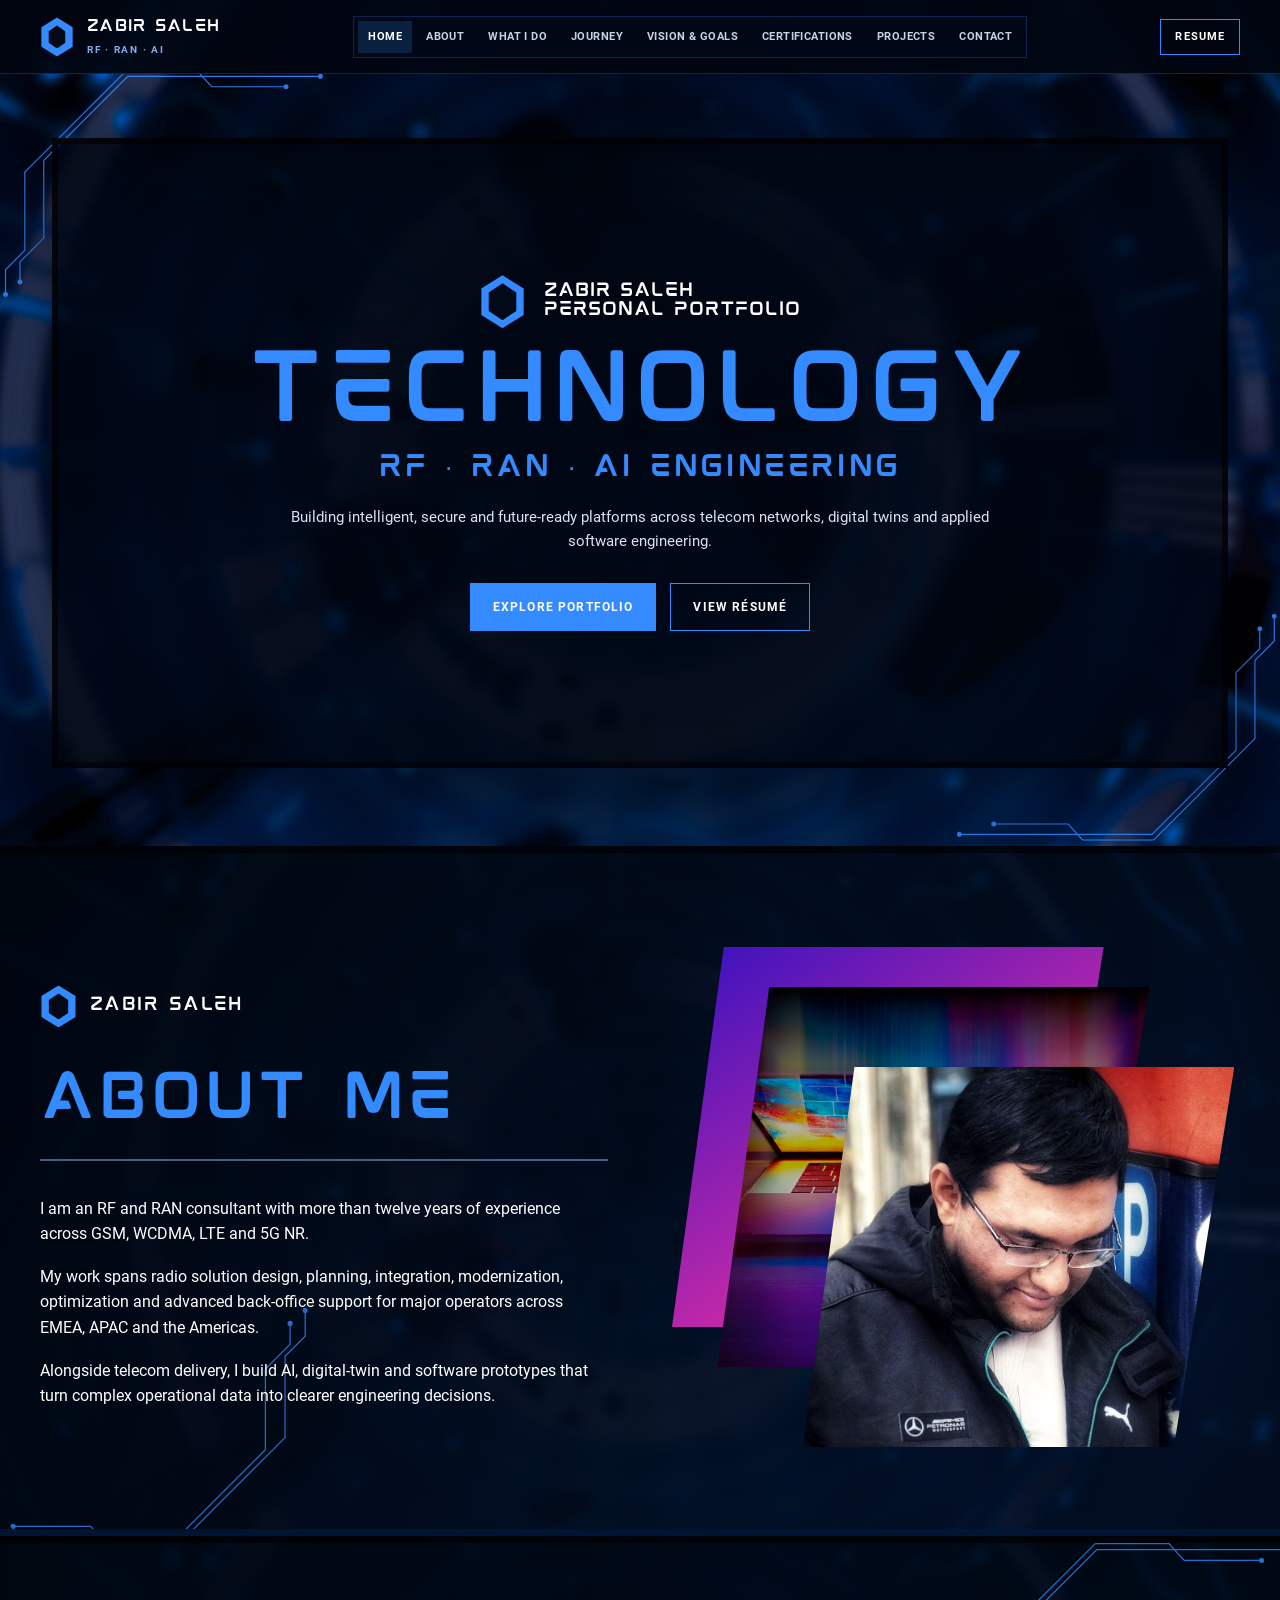
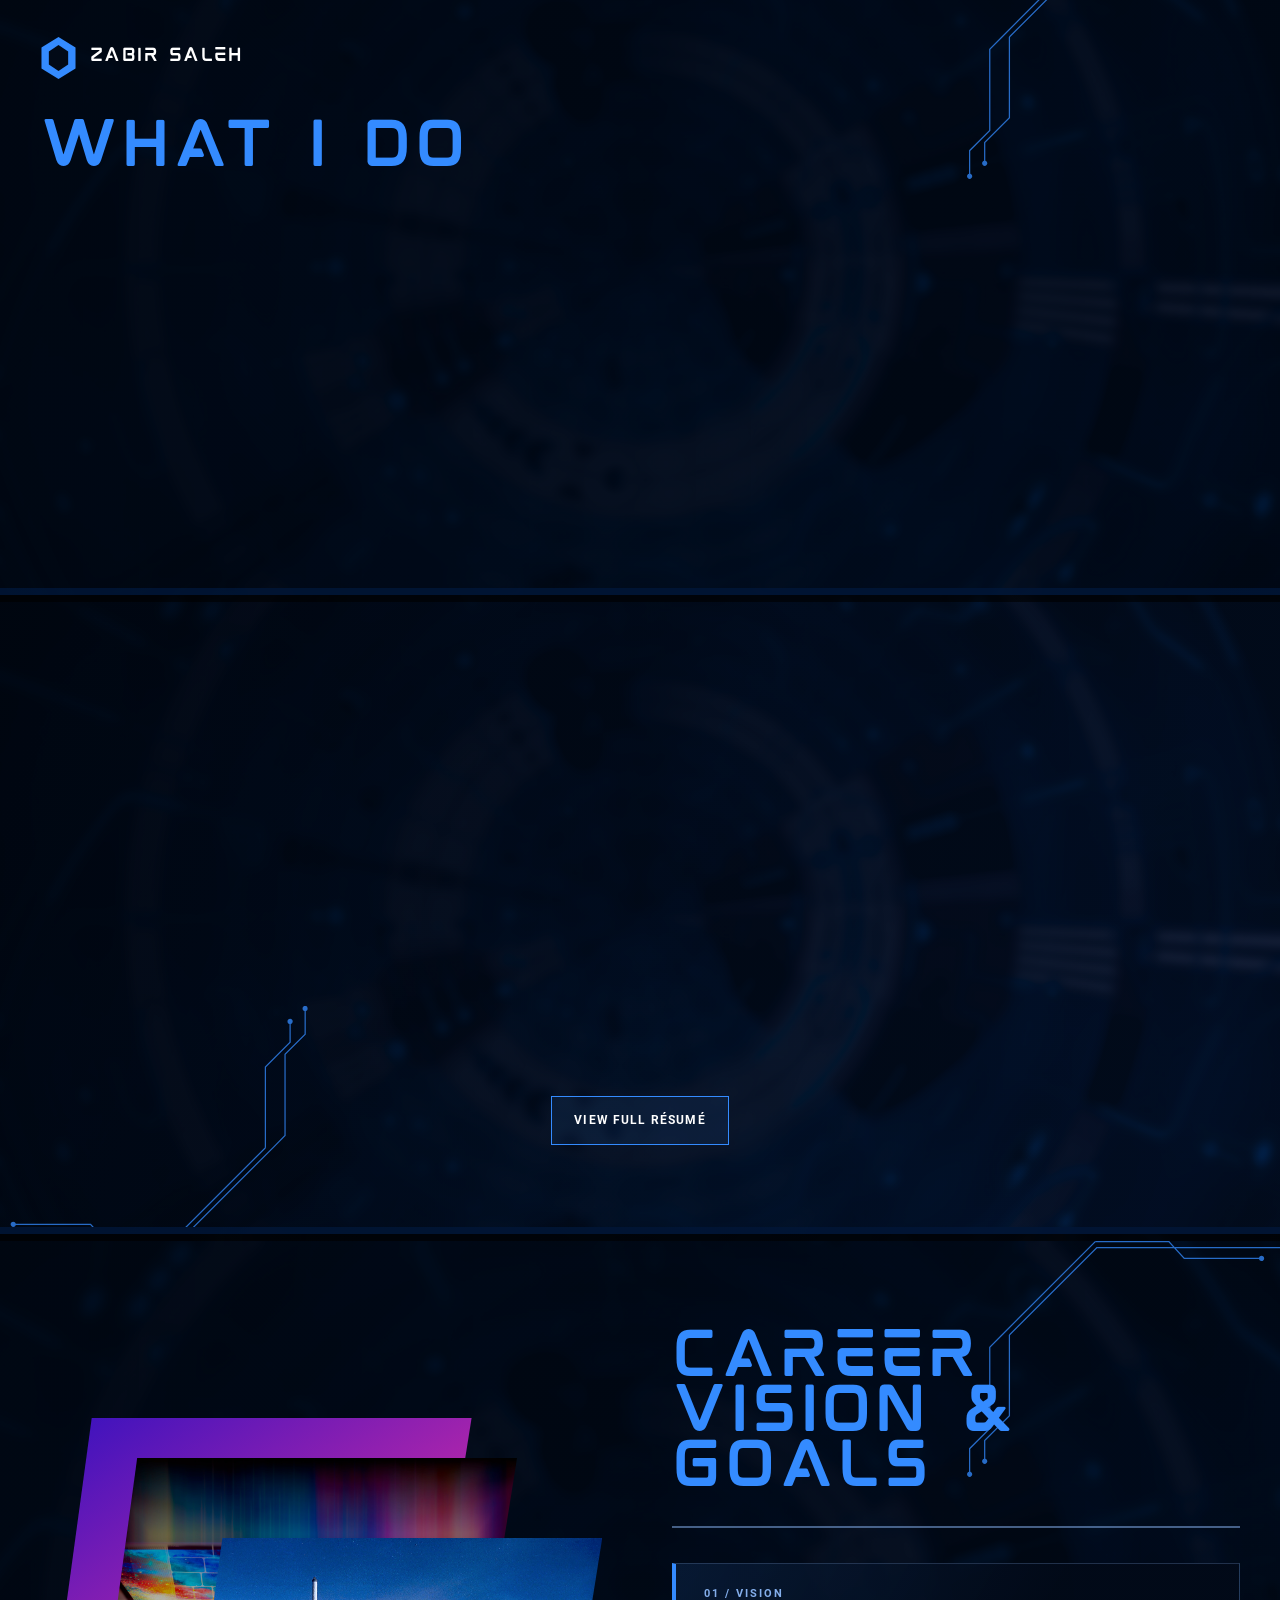
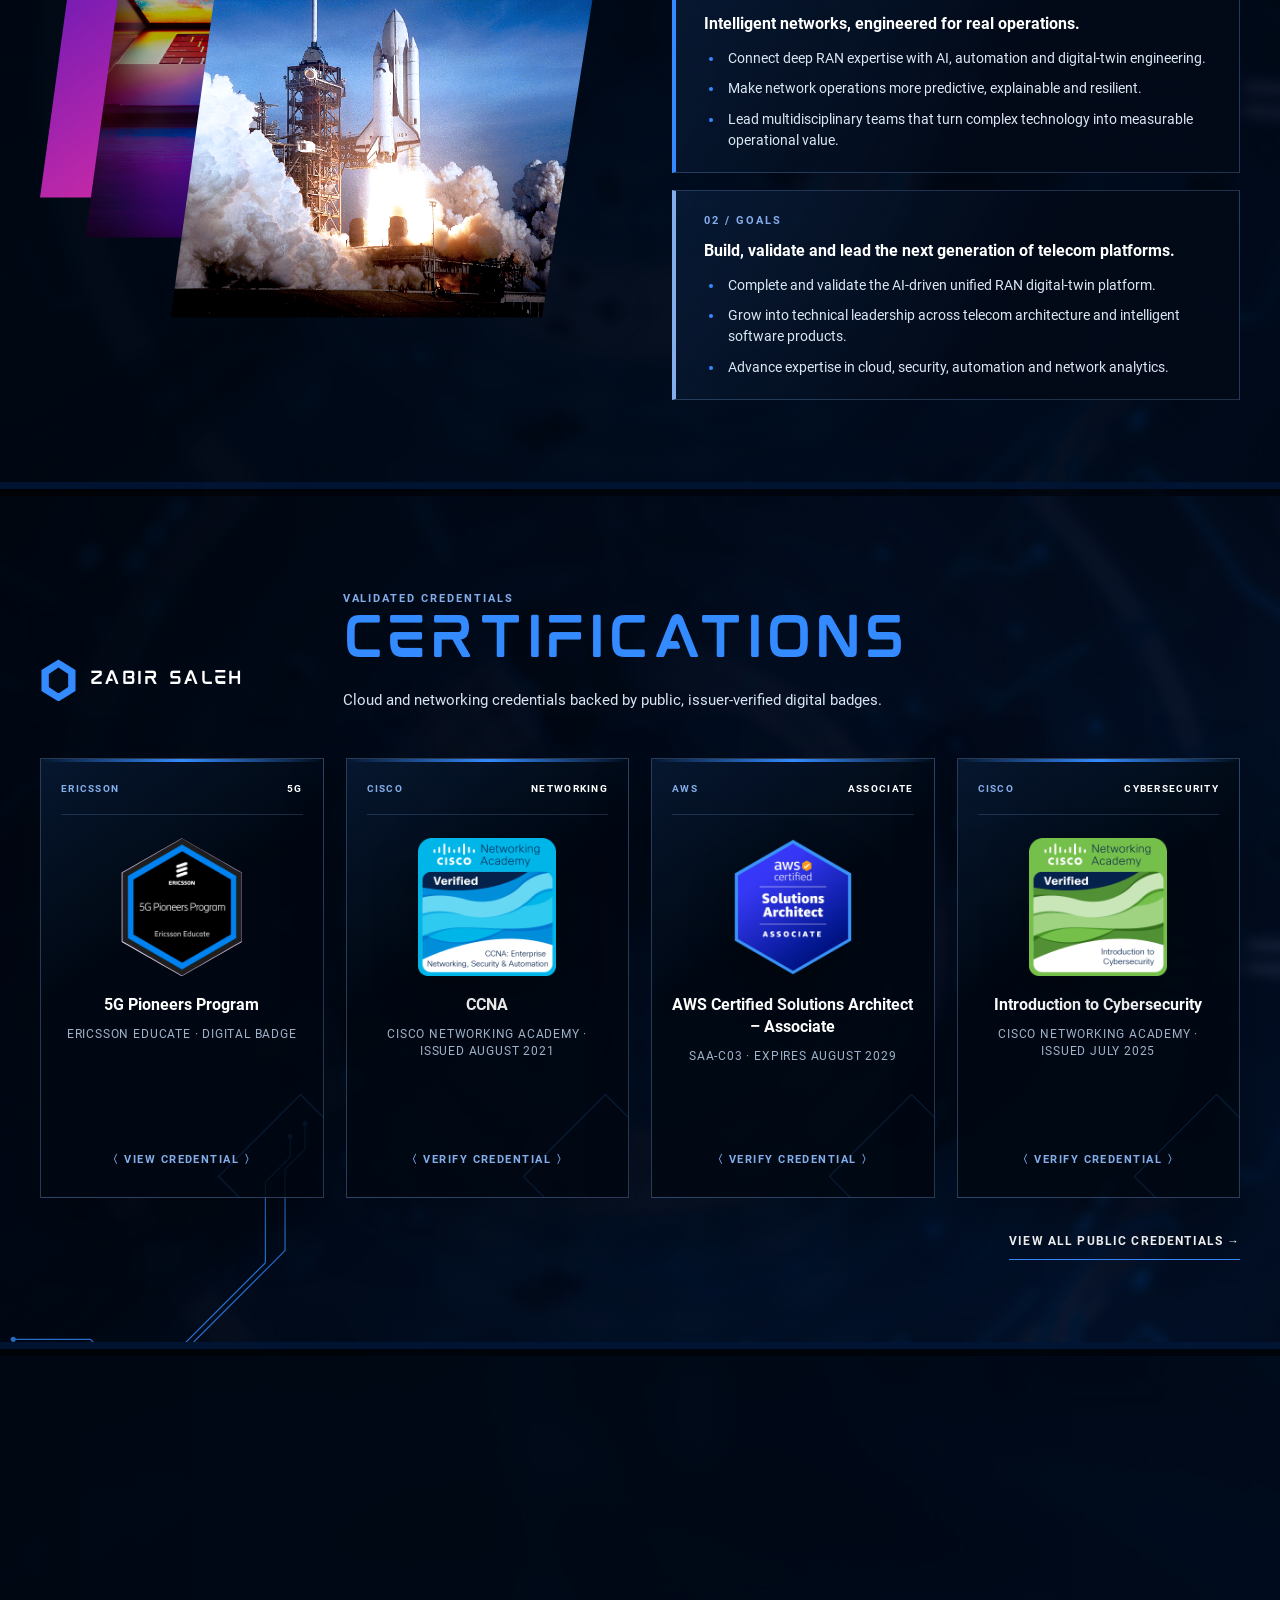
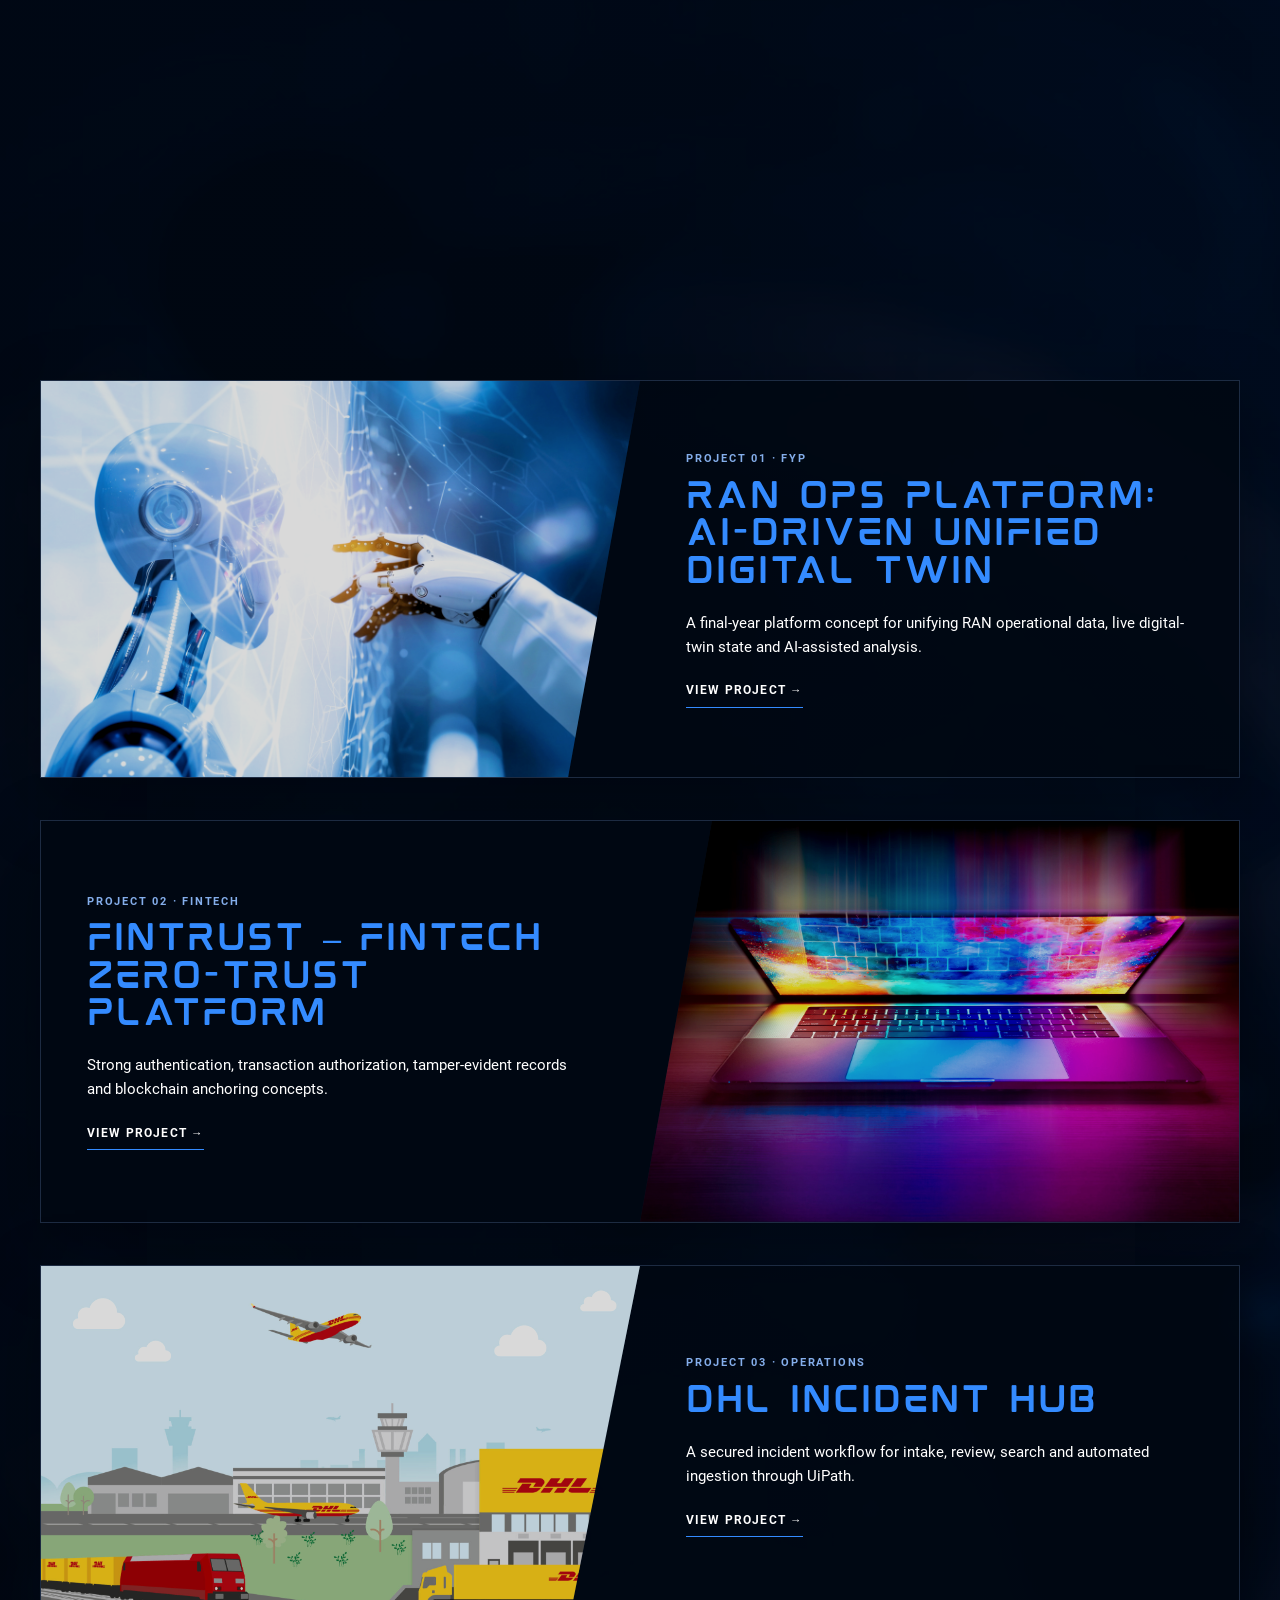
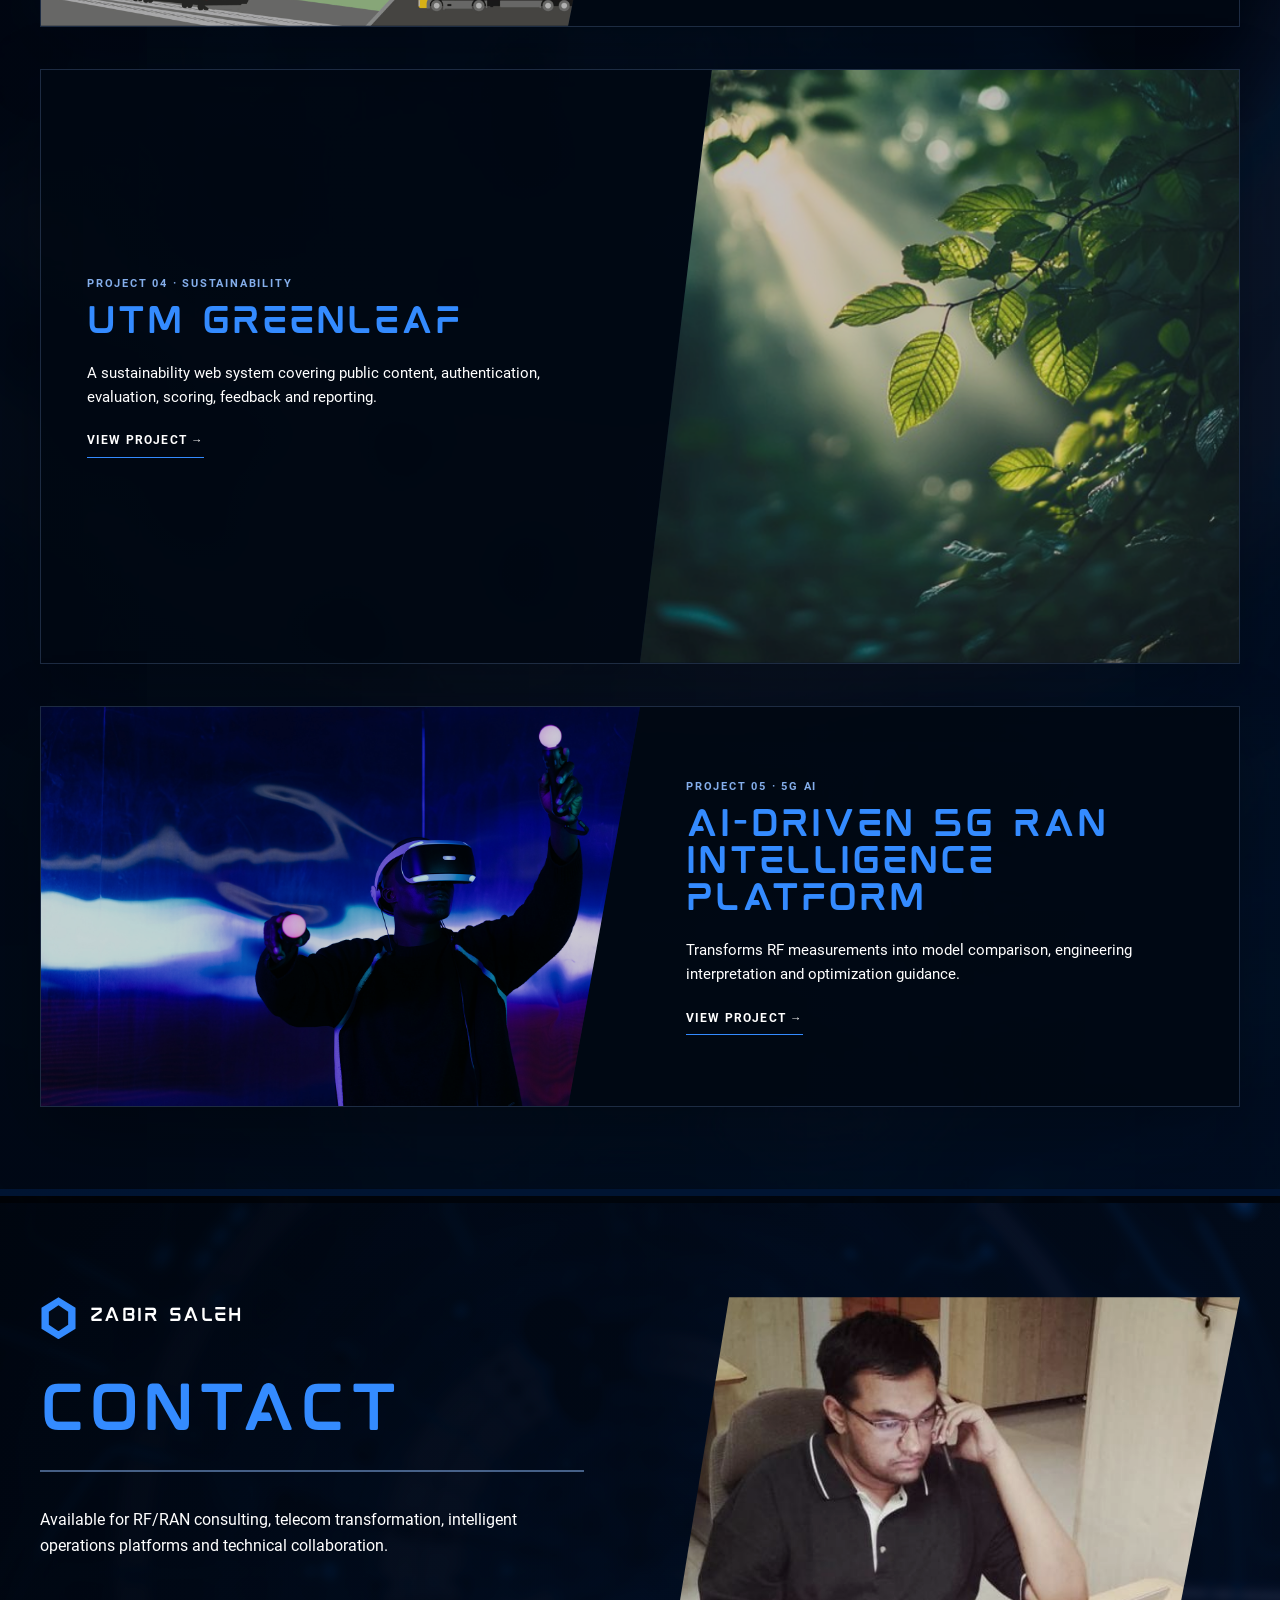
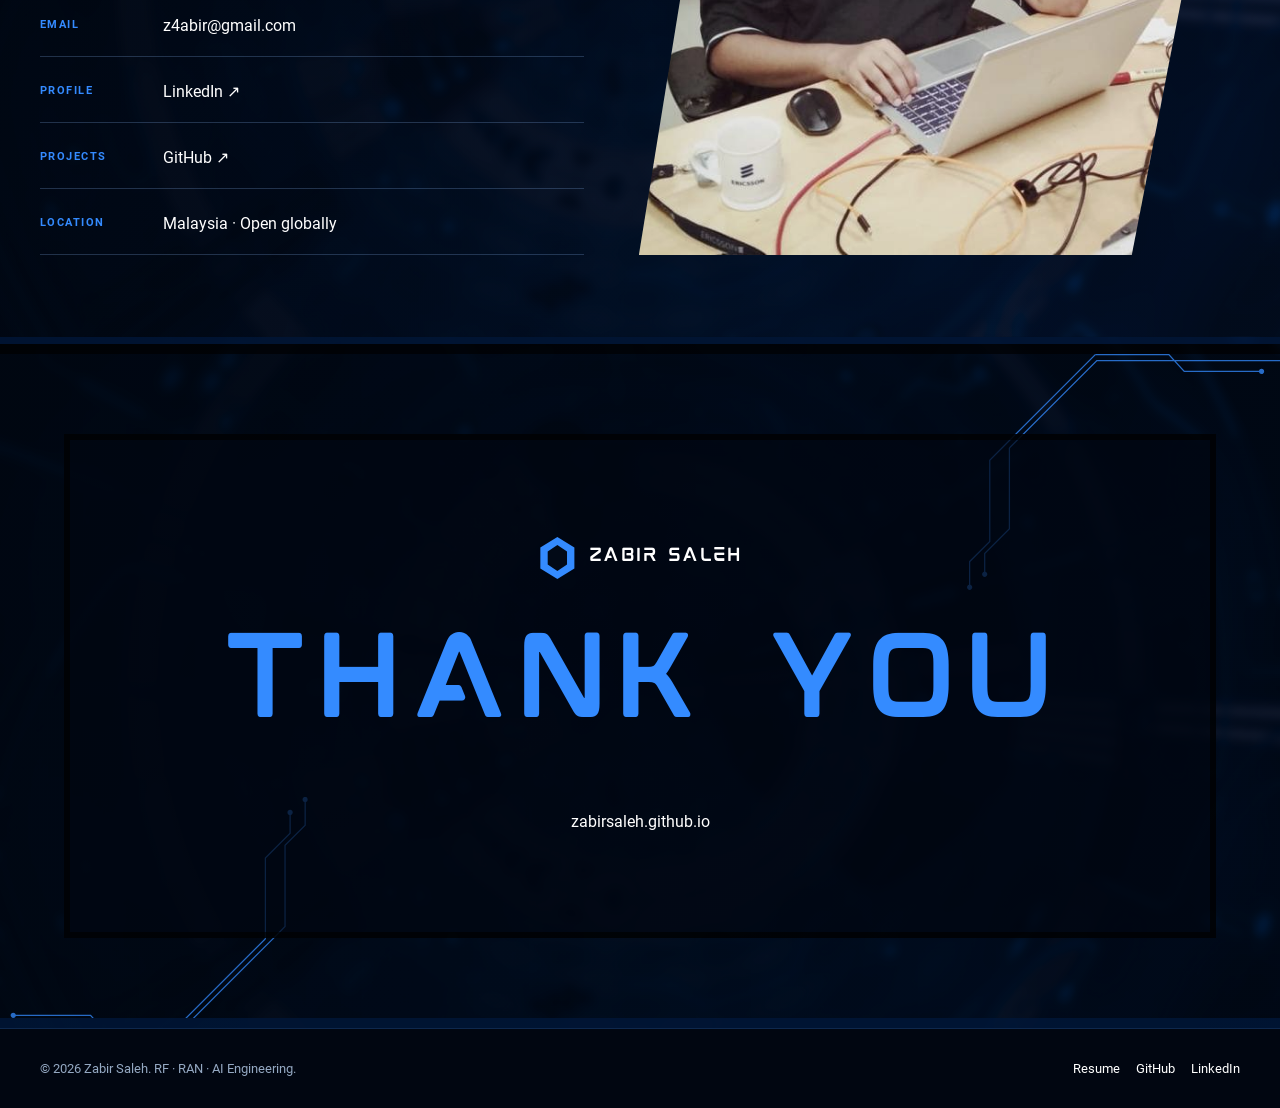
<file: index.html>
<!doctype html>
<html lang="en">
<head>
  <meta charset="utf-8">
  <meta name="viewport" content="width=device-width, initial-scale=1">
  <meta name="theme-color" content="#010714">
  <meta name="description" content="Zabir Saleh is an RF and RAN consultant with 12+ years of experience across 5G/LTE engineering, AI-driven network intelligence, digital twins and secure software platforms.">
  <meta name="author" content="Zabir Saleh">
  <meta name="robots" content="index, follow">
  <link rel="canonical" href="https://zabirsaleh.github.io/">

  <meta property="og:type" content="website">
  <meta property="og:url" content="https://zabirsaleh.github.io/">
  <meta property="og:title" content="Zabir Saleh | RF, RAN & AI Portfolio">
  <meta property="og:description" content="Telecom engineering, AI-driven RAN intelligence, digital twins and secure software platforms.">
  <meta property="og:image" content="https://zabirsaleh.github.io/assets/img/og.png">
  <meta property="og:image:width" content="1536">
  <meta property="og:image:height" content="1024">
  <meta property="og:site_name" content="Zabir Saleh Portfolio">

  <meta name="twitter:card" content="summary_large_image">
  <meta name="twitter:title" content="Zabir Saleh | RF, RAN & AI Portfolio">
  <meta name="twitter:description" content="Telecom engineering, AI-driven RAN intelligence, digital twins and secure software platforms.">
  <meta name="twitter:image" content="https://zabirsaleh.github.io/assets/img/og.png">

  <title>Zabir Saleh | RF, RAN & AI Portfolio</title>
  <link rel="icon" href="assets/img/favicon.svg" type="image/svg+xml">
  <link rel="stylesheet" href="assets/css/style.css">
  <link rel="stylesheet" href="assets/css/tech-deck.css">

  <script type="application/ld+json">
  {
    "@context": "https://schema.org",
    "@type": "Person",
    "name": "Zabir Saleh",
    "url": "https://zabirsaleh.github.io/",
    "image": "https://zabirsaleh.github.io/assets/img/zabir-about.png",
    "jobTitle": "RF & RAN Consultant",
    "description": "Telecom engineer with 12+ years of experience in RF and RAN design, planning, integration and optimization across GSM, WCDMA, LTE and 5G NR.",
    "email": "mailto:z4abir@gmail.com",
    "address": {
      "@type": "PostalAddress",
      "addressCountry": "Malaysia"
    },
    "sameAs": [
      "https://github.com/ZabirSaleh",
      "https://www.linkedin.com/in/zabir-saleh/"
    ],
    "knowsAbout": [
      "5G NR",
      "LTE",
      "RF Optimization",
      "RAN Integration",
      "Ericsson ENM",
      "OSS Migration",
      "IP RAN",
      "Network Automation"
    ]
  }
  </script>
</head>

<body class="home-page tech-portfolio">
  <a class="skip-link" href="#main-content">Skip to content</a>

  <header class="site-header tech-header">
    <div class="nav-wrap">
      <a class="tech-brand" href="index.html" aria-label="Zabir Saleh home">
        <span class="tech-brand-mark" aria-hidden="true"></span>
        <span class="tech-brand-copy"><strong>Zabir Saleh</strong><span>RF · RAN · AI</span></span>
      </a>

      <nav class="desktop-nav" aria-label="Primary navigation">
        <a data-section-link href="#home">Home</a>
        <a data-section-link href="#about">About</a>
        <a data-section-link href="#services">What I Do</a>
        <a data-section-link href="#experience">Journey</a>
        <a data-section-link href="#vision-goals">Vision &amp; Goals</a>
        <a data-section-link href="#certifications">Certifications</a>
        <a data-section-link href="#projects">Projects</a>
        <a data-section-link href="#contact">Contact</a>
      </nav>

      <div class="nav-actions">
        <a class="tech-resume-link" href="cv.html">Resume</a>
        <button class="menu-toggle" type="button" aria-label="Open navigation" aria-expanded="false">
          <span></span><span></span><span></span>
        </button>
      </div>
    </div>

    <nav class="mobile-nav" aria-label="Mobile navigation">
      <a href="#home">Home</a>
      <a href="#about">About</a>
      <a href="#services">What I Do</a>
      <a href="#experience">Journey</a>
      <a href="#vision-goals">Vision &amp; Goals</a>
      <a href="#certifications">Certifications</a>
      <a href="#projects">Projects</a>
      <a href="#contact">Contact</a>
      <a href="cv.html">Resume</a>
    </nav>
  </header>

  <main id="main-content">
    <section class="tech-hero" id="home">
      <div class="tech-hero-frame">
        <div class="tech-hero-content">
          <div class="tech-hero-brand">
            <span class="tech-brand-mark" aria-hidden="true"></span>
            <strong>ZABIR SALEH<br>PERSONAL PORTFOLIO</strong>
          </div>
          <h1><span>TECHNOLOGY</span><small>RF · RAN · AI ENGINEERING</small></h1>
          <p>Building intelligent, secure and future-ready platforms across telecom networks, digital twins and applied software engineering.</p>
          <div class="tech-hero-actions">
            <a href="#about">Explore Portfolio</a>
            <a href="cv.html">View Résumé</a>
          </div>
        </div>
      </div>
    </section>

    <section class="deck-section deck-about" id="about">
      <img class="deck-circuit deck-circuit-bottom" src="assets/img/tech-circuit-lines.svg" alt="" aria-hidden="true">
      <div class="container deck-split">
        <div class="deck-copy reveal">
          <div class="deck-brand-mini"><span class="tech-brand-mark" aria-hidden="true"></span><b>ZABIR SALEH</b></div>
          <h2>ABOUT ME</h2>
          <div class="deck-title-rule"></div>
          <p>I am an RF and RAN consultant with more than twelve years of experience across GSM, WCDMA, LTE and 5G NR.</p>
          <p>My work spans radio solution design, planning, integration, modernization, optimization and advanced back-office support for major operators across EMEA, APAC and the Americas.</p>
          <p>Alongside telecom delivery, I build AI, digital-twin and software prototypes that turn complex operational data into clearer engineering decisions.</p>
        </div>
        <figure class="deck-diagonal-stack reveal">
          <span class="deck-image-layer layer-one"></span>
          <span class="deck-image-layer layer-two"></span>
          <img src="assets/img/zabir-about.png" width="1080" height="1080" alt="Zabir Saleh" loading="lazy">
        </figure>
      </div>
    </section>

    <section class="deck-section deck-services" id="services">
      <img class="deck-circuit deck-circuit-top" src="assets/img/tech-circuit-lines.svg" alt="" aria-hidden="true">
      <div class="container">
        <div class="deck-brand-mini reveal"><span class="tech-brand-mark" aria-hidden="true"></span><b>ZABIR SALEH</b></div>
        <h2 class="reveal">WHAT I DO</h2>
        <div class="deck-title-rule reveal"></div>
        <div class="deck-service-grid">
          <article class="reveal">
            <img src="assets/img/tech-brain-icon.svg" alt="" aria-hidden="true">
            <div><h3>RF & RAN Intelligence</h3><p>Translate radio measurements, KPIs and network behavior into explainable engineering actions.</p></div>
          </article>
          <article class="reveal">
            <img src="assets/img/tech-chip-icon.svg" alt="" aria-hidden="true">
            <div><h3>Integration & Modernization</h3><p>Deliver 5G/LTE integration, OSS migration, IP-RAN modernization and multi-vendor change.</p></div>
          </article>
          <article class="reveal">
            <img src="assets/img/tech-robot-icon.svg" alt="" aria-hidden="true">
            <div><h3>Automation & Digital Twins</h3><p>Prototype unified operational workflows, intelligent automation and live network representations.</p></div>
          </article>
          <article class="reveal">
            <img src="assets/img/tech-cloud-icon.svg" alt="" aria-hidden="true">
            <div><h3>Secure Software Platforms</h3><p>Build practical web and mobile systems with API, cloud, data and security foundations.</p></div>
          </article>
        </div>
      </div>
    </section>

    <section class="deck-section deck-journey" id="experience">
      <img class="deck-circuit deck-circuit-bottom" src="assets/img/tech-circuit-lines.svg" alt="" aria-hidden="true">
      <div class="container">
        <h2 class="deck-centered-title reveal">MY JOURNEY</h2>
        <div class="deck-title-rule centered reveal"></div>
        <div class="deck-timeline reveal">
          <article><strong>2014</strong><i></i><h3>Axiata</h3><p>Nationwide RAN operations, 3G rollout, LTE trials and multi-vendor transformation.</p></article>
          <article><strong>2017</strong><i></i><h3>Ericsson</h3><p>RAN design, integration, optimization and IP solutions across major EMEA programs.</p></article>
          <article><strong>2022</strong><i></i><h3>Celfinet</h3><p>5G/LTE consulting, ENM/OSS migration, DSS trials and advanced back-office delivery.</p></article>
          <article><strong>2024</strong><i></i><h3>Applied AI</h3><p>Expanded into software engineering, network intelligence and data-driven prototypes.</p></article>
          <article><strong>2026</strong><i></i><h3>Digital Twin</h3><p>Advancing a unified AI-driven RAN operations platform through final-year research.</p></article>
        </div>
        <a class="deck-button reveal" href="cv.html">View Full Résumé</a>
      </div>
    </section>

    <section class="deck-section deck-vision-goals" id="vision-goals">
      <img class="deck-circuit deck-circuit-top" src="assets/img/tech-circuit-lines.svg" alt="" aria-hidden="true">
      <div class="container deck-split deck-split-image-first">
        <figure class="deck-diagonal-stack reveal">
          <span class="deck-image-layer layer-one"></span>
          <span class="deck-image-layer layer-two"></span>
          <img src="assets/img/tech-vision.jpg" width="1024" height="683" alt="Technology launch representing career vision" loading="lazy">
        </figure>
        <div class="deck-copy reveal">
          <h2>CAREER<br>VISION &amp; GOALS</h2>
          <div class="deck-title-rule"></div>
          <div class="deck-direction-list">
            <article>
              <span>01 / VISION</span>
              <h3>Intelligent networks, engineered for real operations.</h3>
              <ul>
                <li>Connect deep RAN expertise with AI, automation and digital-twin engineering.</li>
                <li>Make network operations more predictive, explainable and resilient.</li>
                <li>Lead multidisciplinary teams that turn complex technology into measurable operational value.</li>
              </ul>
            </article>
            <article>
              <span>02 / GOALS</span>
              <h3>Build, validate and lead the next generation of telecom platforms.</h3>
              <ul>
                <li>Complete and validate the AI-driven unified RAN digital-twin platform.</li>
                <li>Grow into technical leadership across telecom architecture and intelligent software products.</li>
                <li>Advance expertise in cloud, security, automation and network analytics.</li>
              </ul>
            </article>
          </div>
        </div>
      </div>
    </section>

    <section class="deck-section deck-certifications" id="certifications">
      <img class="deck-circuit deck-circuit-bottom" src="assets/img/tech-circuit-lines.svg" alt="" aria-hidden="true">
      <div class="container">
        <div class="deck-certification-intro reveal">
          <div class="deck-brand-mini"><span class="tech-brand-mark" aria-hidden="true"></span><b>ZABIR SALEH</b></div>
          <div>
            <span class="deck-section-kicker">VALIDATED CREDENTIALS</span>
            <h2>CERTIFICATIONS</h2>
            <p>Cloud and networking credentials backed by public, issuer-verified digital badges.</p>
          </div>
        </div>

        <div class="credential-grid">
          <article class="credential-card reveal">
            <div class="credential-card-top"><span>ERICSSON</span><strong>5G</strong></div>
            <img class="credential-badge-hex" src="assets/img/badge-ericsson-5g-pioneers.png" width="600" height="600" alt="Ericsson 5G Pioneers Program badge" loading="lazy" style="-webkit-clip-path: polygon(50% 0, 93.5% 24.8%, 93.5% 75.2%, 50% 100%, 6.5% 75.2%, 6.5% 24.8%); clip-path: polygon(50% 0, 93.5% 24.8%, 93.5% 75.2%, 50% 100%, 6.5% 75.2%, 6.5% 24.8%);">
            <div class="credential-card-copy">
              <h3>5G Pioneers Program</h3>
              <p>Ericsson Educate · Digital badge</p>
            </div>
            <a href="https://www.credly.com/org/ericsson/badge/5g-pioneers-program" target="_blank" rel="noopener noreferrer" aria-label="View Ericsson 5G Pioneers Program credential details on Credly">〈 View credential 〉</a>
          </article>

          <article class="credential-card reveal">
            <div class="credential-card-top"><span>CISCO</span><strong>NETWORKING</strong></div>
            <img src="assets/img/badge-cisco-ccna-ensa.png" width="680" height="680" alt="Cisco CCNA badge" loading="lazy">
            <div class="credential-card-copy">
              <h3>CCNA</h3>
              <p>Cisco Networking Academy · Issued August 2021</p>
            </div>
            <a href="https://www.credly.com/badges/ca372645-53f4-4942-b4e4-de9fd34732af/public_url" target="_blank" rel="noopener noreferrer" aria-label="Verify Cisco CCNA credential on Credly">〈 Verify credential 〉</a>
          </article>

          <article class="credential-card reveal">
            <div class="credential-card-top"><span>AWS</span><strong>ASSOCIATE</strong></div>
            <img src="assets/img/badge-aws-solutions-architect.png" width="680" height="680" alt="AWS Certified Solutions Architect Associate badge" loading="lazy">
            <div class="credential-card-copy">
              <h3>AWS Certified Solutions Architect – Associate</h3>
              <p>SAA-C03 · Expires August 2029</p>
            </div>
            <a href="https://www.credly.com/badges/508d6470-d7eb-4a57-8229-46297b1ae379/public_url" target="_blank" rel="noopener noreferrer" aria-label="Verify AWS Certified Solutions Architect Associate credential on Credly">〈 Verify credential 〉</a>
          </article>

          <article class="credential-card reveal">
            <div class="credential-card-top"><span>CISCO</span><strong>CYBERSECURITY</strong></div>
            <img src="assets/img/badge-cisco-cybersecurity.png" width="680" height="680" alt="Cisco Introduction to Cybersecurity badge" loading="lazy">
            <div class="credential-card-copy">
              <h3>Introduction to Cybersecurity</h3>
              <p>Cisco Networking Academy · Issued July 2025</p>
            </div>
            <a href="https://www.credly.com/badges/35ca2731-584b-451b-a156-f2faaaa595ad/public_url" target="_blank" rel="noopener noreferrer" aria-label="Verify Cisco Introduction to Cybersecurity credential on Credly">〈 Verify credential 〉</a>
          </article>
        </div>

        <a class="credential-wallet-link reveal" href="https://www.credly.com/users/zabir-saleh/badges/credly" target="_blank" rel="noopener noreferrer">View all public credentials →</a>
      </div>
    </section>

    <section class="deck-section deck-projects" id="projects">
      <div class="container">
        <div class="deck-project-intro reveal">
          <div class="deck-brand-mini"><span class="tech-brand-mark" aria-hidden="true"></span><b>ZABIR SALEH</b></div>
          <h2>PROJECTS</h2>
          <p>Five platforms at the intersection of telecom operations, artificial intelligence, fintech security, workflow automation and sustainable software.</p>
        </div>
        <div class="deck-project-list">
          <article class="deck-project reveal">
            <a class="deck-project-image" href="projects/ran-ops-platform.html"><img src="assets/img/tech-robot.jpg" alt="AI and robotics interface" loading="lazy"></a>
            <div><span>PROJECT 01 · FYP</span><h3><a href="projects/ran-ops-platform.html">RAN Ops Platform: AI-Driven Unified Digital Twin</a></h3><p>A final-year platform concept for unifying RAN operational data, live digital-twin state and AI-assisted analysis.</p><a class="deck-text-link" href="projects/ran-ops-platform.html">View Project →</a></div>
          </article>
          <article class="deck-project reveal">
            <a class="deck-project-image" href="projects/fintrust.html"><img src="assets/img/tech-fintrust.jpg" alt="Neon-lit secure computing workspace" loading="lazy"></a>
            <div><span>PROJECT 02 · FINTECH</span><h3><a href="projects/fintrust.html">FINTRUST – FinTech Zero-Trust Platform</a></h3><p>Strong authentication, transaction authorization, tamper-evident records and blockchain anchoring concepts.</p><a class="deck-text-link" href="projects/fintrust.html">View Project →</a></div>
          </article>
          <article class="deck-project reveal">
            <a class="deck-project-image" href="projects/incident-hub.html"><img src="assets/img/dhl-incident-hub.png" alt="DHL air, road and rail logistics illustration" loading="lazy"></a>
            <div><span>PROJECT 03 · OPERATIONS</span><h3><a href="projects/incident-hub.html">DHL Incident Hub</a></h3><p>A secured incident workflow for intake, review, search and automated ingestion through UiPath.</p><a class="deck-text-link" href="projects/incident-hub.html">View Project →</a></div>
          </article>
          <article class="deck-project reveal">
            <a class="deck-project-image" href="projects/greenleaf.html"><img src="assets/img/utm-greenleaf.png" alt="Sunlight illuminating green leaves" loading="lazy"></a>
            <div><span>PROJECT 04 · SUSTAINABILITY</span><h3><a href="projects/greenleaf.html">UTM GreenLeaf</a></h3><p>A sustainability web system covering public content, authentication, evaluation, scoring, feedback and reporting.</p><a class="deck-text-link" href="projects/greenleaf.html">View Project →</a></div>
          </article>
          <article class="deck-project reveal">
            <a class="deck-project-image" href="projects/lazywave.html"><img src="assets/img/tech-5g-ai.jpg" alt="Immersive artificial intelligence interface" loading="lazy"></a>
            <div><span>PROJECT 05 · 5G AI</span><h3><a href="projects/lazywave.html">AI-Driven 5G RAN Intelligence Platform</a></h3><p>Transforms RF measurements into model comparison, engineering interpretation and optimization guidance.</p><a class="deck-text-link" href="projects/lazywave.html">View Project →</a></div>
          </article>
        </div>
      </div>
    </section>

    <section class="deck-section deck-contact" id="contact">
      <div class="container deck-contact-grid">
        <div class="deck-copy reveal">
          <div class="deck-brand-mini"><span class="tech-brand-mark" aria-hidden="true"></span><b>ZABIR SALEH</b></div>
          <h2>CONTACT</h2>
          <div class="deck-title-rule"></div>
          <p>Available for RF/RAN consulting, telecom transformation, intelligent operations platforms and technical collaboration.</p>
          <div class="deck-contact-links">
            <a data-email href="#"><span>EMAIL</span><strong data-email="text">z4abir@gmail.com</strong></a>
            <a data-linkedin href="#" target="_blank" rel="noreferrer"><span>PROFILE</span><strong>LinkedIn ↗</strong></a>
            <a data-github href="#" target="_blank" rel="noreferrer"><span>PROJECTS</span><strong>GitHub ↗</strong></a>
            <div><span>LOCATION</span><strong>Malaysia · Open globally</strong></div>
          </div>
        </div>
        <figure class="deck-contact-image reveal"><img src="assets/img/zabir-contact.png" width="1080" height="607" alt="Zabir Saleh working at his laptop" loading="lazy"></figure>
      </div>
    </section>

    <section class="deck-thanks" id="thanks">
      <img class="deck-circuit deck-circuit-top" src="assets/img/tech-circuit-lines.svg" alt="" aria-hidden="true">
      <img class="deck-circuit deck-circuit-bottom" src="assets/img/tech-circuit-lines.svg" alt="" aria-hidden="true">
      <div class="deck-thanks-frame reveal">
        <div class="deck-brand-mini centered-brand"><span class="tech-brand-mark" aria-hidden="true"></span><b>ZABIR SALEH</b></div>
        <h2>THANK YOU</h2>
        <a href="https://zabirsaleh.github.io/">zabirsaleh.github.io</a>
      </div>
    </section>
  </main>

  <footer class="site-footer tech-footer">
    <div class="container footer-row">
      <div>© <span data-year></span> Zabir Saleh. RF · RAN · AI Engineering.</div>
      <div class="footer-links">
        <a href="cv.html">Resume</a>
        <a data-github href="#" target="_blank" rel="noreferrer">GitHub</a>
        <a data-linkedin href="#" target="_blank" rel="noreferrer">LinkedIn</a>
      </div>
    </div>
  </footer>

  <script src="assets/js/main.js"></script>
</body>
</html>
</file>
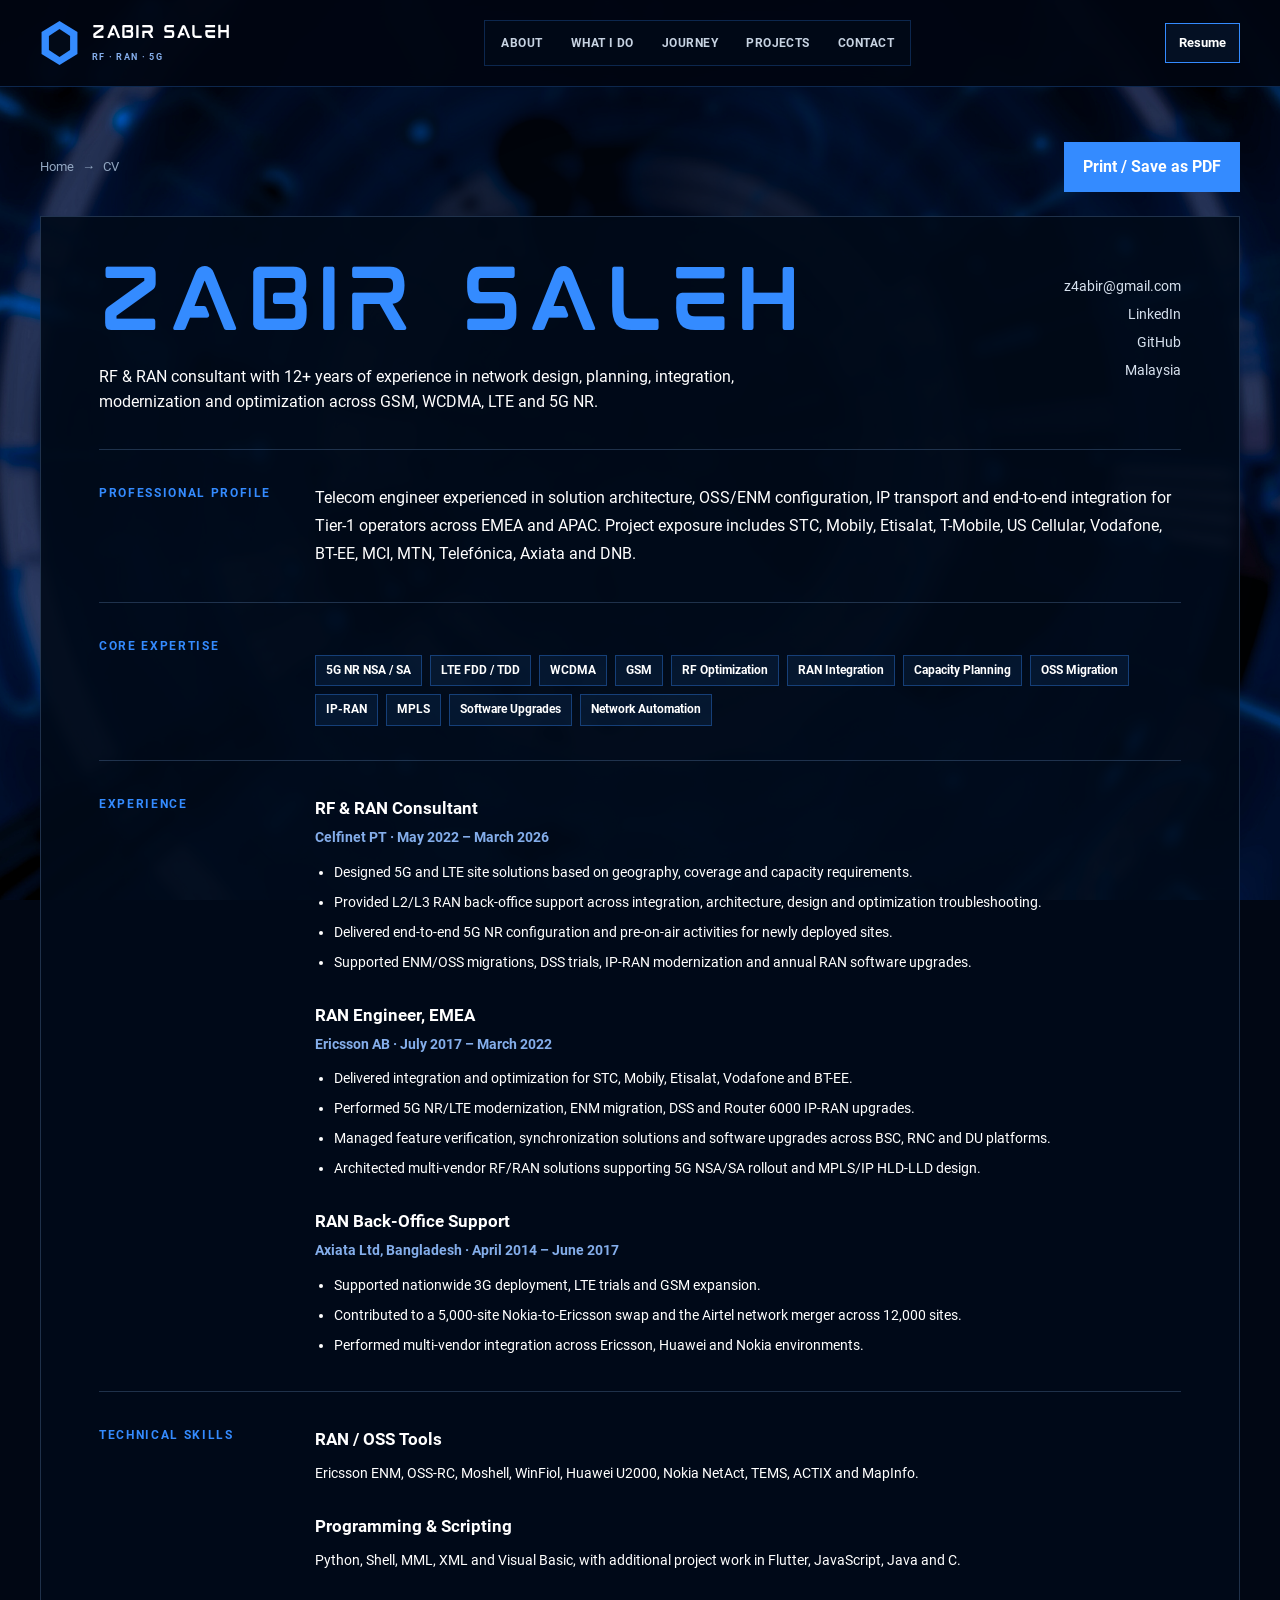
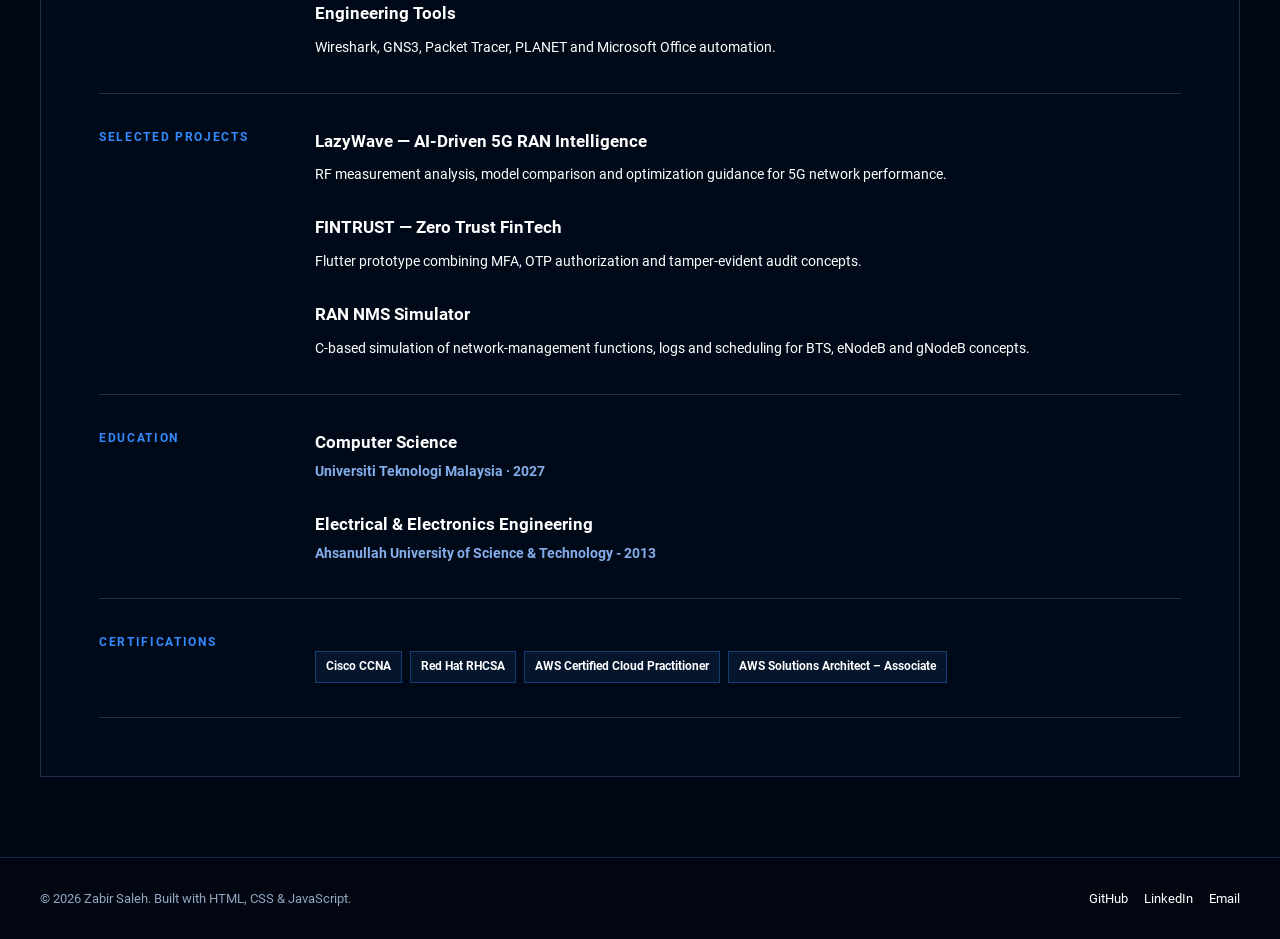
<file: cv.html>
<!doctype html>
<html lang="en">
<head>
  <meta charset="utf-8">
  <meta name="viewport" content="width=device-width, initial-scale=1">
  <meta name="theme-color" content="#070b11">
  <meta name="description" content="Professional resume for Zabir Saleh — RF and RAN consultant with 12+ years of experience across 2G, 3G, 4G and 5G networks.">
  <meta property="og:title" content="CV | Zabir Saleh">
  <meta property="og:description" content="RF and RAN consultant with 12+ years of experience in network design, integration, modernization and optimization.">
  <meta property="og:type" content="website">
  <title>CV | Zabir Saleh</title>
  <link rel="icon" href="assets/img/favicon.svg" type="image/svg+xml">
  <link rel="stylesheet" href="assets/css/style.css">
  <link rel="stylesheet" href="assets/css/tech-deck.css">
</head>

<body class="tech-subpage">

<header class="site-header">
  <div class="nav-wrap">
    <a class="brand-lockup" href="index.html" aria-label="Zabir Saleh home">
      <span class="brand-mark">ZS</span>
      <span>
        <strong>Zabir Saleh</strong>
        <span>RF · RAN · 5G</span>
      </span>
    </a>

    <nav class="desktop-nav" aria-label="Primary navigation">
      <a data-section-link href="index.html#about">About</a>
      <a data-section-link href="index.html#services">What I Do</a>
      <a data-section-link href="index.html#experience">Journey</a>
      <a data-section-link href="index.html#projects">Projects</a>
      <a data-section-link href="index.html#contact">Contact</a>
    </nav>

    <div class="nav-actions">
      <a class="btn nav-cta" href="cv.html">Resume</a>
      <button class="menu-toggle" aria-label="Open navigation" aria-expanded="false">
        <span></span><span></span><span></span>
      </button>
    </div>
  </div>

  <nav class="mobile-nav" aria-label="Mobile navigation">
    <a href="index.html#about">About</a>
    <a href="index.html#services">What I Do</a>
    <a href="index.html#experience">Journey</a>
    <a href="index.html#projects">Projects</a>
    <a href="index.html#contact">Contact</a>
    <a href="cv.html">Resume</a>
  </nav>
</header>

<main class="cv-page">
  <div class="container">
    <div class="cv-toolbar">
      <div class="breadcrumb"><a href="index.html">Home</a><span>→</span><span>CV</span></div>
      <a class="btn btn-primary" href="assets/docs/Zabir_CV_Oct2026.pdf" target="_blank" rel="noopener">Print / Save as PDF</a>
    </div>

    <article class="card cv-sheet">
      <header class="cv-header">
        <div>
          <h1>Zabir Saleh</h1>
          <p>RF & RAN consultant with 12+ years of experience in network design, planning, integration, modernization and optimization across GSM, WCDMA, LTE and 5G NR.</p>
        </div>
        <div class="cv-contact">
          <a data-email="text" href="#">z4abir@gmail.com</a>
          <a data-linkedin href="#" target="_blank" rel="noreferrer">LinkedIn</a>
          <a data-github href="#" target="_blank" rel="noreferrer">GitHub</a>
          <span>Malaysia</span>
        </div>
      </header>

      <section class="cv-section">
        <h2>Professional Profile</h2>
        <div>
          <p class="cv-summary">Telecom engineer experienced in solution architecture, OSS/ENM configuration, IP transport and end-to-end integration for Tier-1 operators across EMEA and APAC. Project exposure includes STC, Mobily, Etisalat, T-Mobile, US Cellular, Vodafone, BT-EE, MCI, MTN, Telefónica, Axiata and DNB.</p>
        </div>
      </section>

      <section class="cv-section">
        <h2>Core Expertise</h2>
        <div>
          <div class="tech-list">
            <span class="tag">5G NR NSA / SA</span><span class="tag">LTE FDD / TDD</span><span class="tag">WCDMA</span>
            <span class="tag">GSM</span><span class="tag">RF Optimization</span><span class="tag">RAN Integration</span>
            <span class="tag">Capacity Planning</span><span class="tag">OSS Migration</span><span class="tag">IP-RAN</span>
            <span class="tag">MPLS</span><span class="tag">Software Upgrades</span><span class="tag">Network Automation</span>
          </div>
        </div>
      </section>

      <section class="cv-section">
        <h2>Experience</h2>
        <div>
          <div class="cv-item">
            <h3>RF & RAN Consultant</h3>
            <h4>Celfinet PT · May 2022 – March 2026</h4>
            <ul>
              <li>Designed 5G and LTE site solutions based on geography, coverage and capacity requirements.</li>
              <li>Provided L2/L3 RAN back-office support across integration, architecture, design and optimization troubleshooting.</li>
              <li>Delivered end-to-end 5G NR configuration and pre-on-air activities for newly deployed sites.</li>
              <li>Supported ENM/OSS migrations, DSS trials, IP-RAN modernization and annual RAN software upgrades.</li>
            </ul>
          </div>
          <div class="cv-item">
            <h3>RAN Engineer, EMEA</h3>
            <h4>Ericsson AB · July 2017 – March 2022</h4>
            <ul>
              <li>Delivered integration and optimization for STC, Mobily, Etisalat, Vodafone and BT-EE.</li>
              <li>Performed 5G NR/LTE modernization, ENM migration, DSS and Router 6000 IP-RAN upgrades.</li>
              <li>Managed feature verification, synchronization solutions and software upgrades across BSC, RNC and DU platforms.</li>
              <li>Architected multi-vendor RF/RAN solutions supporting 5G NSA/SA rollout and MPLS/IP HLD-LLD design.</li>
            </ul>
          </div>
          <div class="cv-item">
            <h3>RAN Back-Office Support</h3>
            <h4>Axiata Ltd, Bangladesh · April 2014 – June 2017</h4>
            <ul>
              <li>Supported nationwide 3G deployment, LTE trials and GSM expansion.</li>
              <li>Contributed to a 5,000-site Nokia-to-Ericsson swap and the Airtel network merger across 12,000 sites.</li>
              <li>Performed multi-vendor integration across Ericsson, Huawei and Nokia environments.</li>
            </ul>
          </div>
        </div>
      </section>

      <section class="cv-section">
        <h2>Technical Skills</h2>
        <div>
          <div class="cv-item"><h3>RAN / OSS Tools</h3><p>Ericsson ENM, OSS-RC, Moshell, WinFiol, Huawei U2000, Nokia NetAct, TEMS, ACTIX and MapInfo.</p></div>
          <div class="cv-item"><h3>Programming & Scripting</h3><p>Python, Shell, MML, XML and Visual Basic, with additional project work in Flutter, JavaScript, Java and C.</p></div>
          <div class="cv-item"><h3>Engineering Tools</h3><p>Wireshark, GNS3, Packet Tracer, PLANET and Microsoft Office automation.</p></div>
        </div>
      </section>

      <section class="cv-section">
        <h2>Selected Projects</h2>
        <div>
          <div class="cv-item"><h3>LazyWave — AI-Driven 5G RAN Intelligence</h3><p>RF measurement analysis, model comparison and optimization guidance for 5G network performance.</p></div>
          <div class="cv-item"><h3>FINTRUST — Zero Trust FinTech</h3><p>Flutter prototype combining MFA, OTP authorization and tamper-evident audit concepts.</p></div>
          <div class="cv-item"><h3>RAN NMS Simulator</h3><p>C-based simulation of network-management functions, logs and scheduling for BTS, eNodeB and gNodeB concepts.</p></div>
        </div>
      </section>

      <section class="cv-section">
        <h2>Education</h2>
        <div>
          <div class="cv-item"><h3>Computer Science</h3><h4>Universiti Teknologi Malaysia · 2027</h4></div>
          <div class="cv-item"><h3>Electrical &amp; Electronics Engineering</h3><h4>Ahsanullah University of Science &amp; Technology - 2013</h4></div>
        </div>
      </section>

      <section class="cv-section">
        <h2>Certifications</h2>
        <div>
          <div class="tech-list certification-list">
            <span class="tag">Cisco CCNA</span>
            <span class="tag">Red Hat RHCSA</span>
            <span class="tag">AWS Certified Cloud Practitioner</span>
            <span class="tag">AWS Solutions Architect – Associate</span>
          </div>
        </div>
      </section>
    </article>
  </div>
</main>

<footer class="site-footer">
  <div class="container footer-row">
    <div>© <span data-year></span> Zabir Saleh. Built with HTML, CSS & JavaScript.</div>
    <div class="footer-links">
      <a data-github href="#" target="_blank" rel="noreferrer">GitHub</a>
      <a data-linkedin href="#" target="_blank" rel="noreferrer">LinkedIn</a>
      <a data-email href="#">Email</a>
    </div>
  </div>
</footer>

<script src="assets/js/main.js"></script>
</body>
</html>
</file>
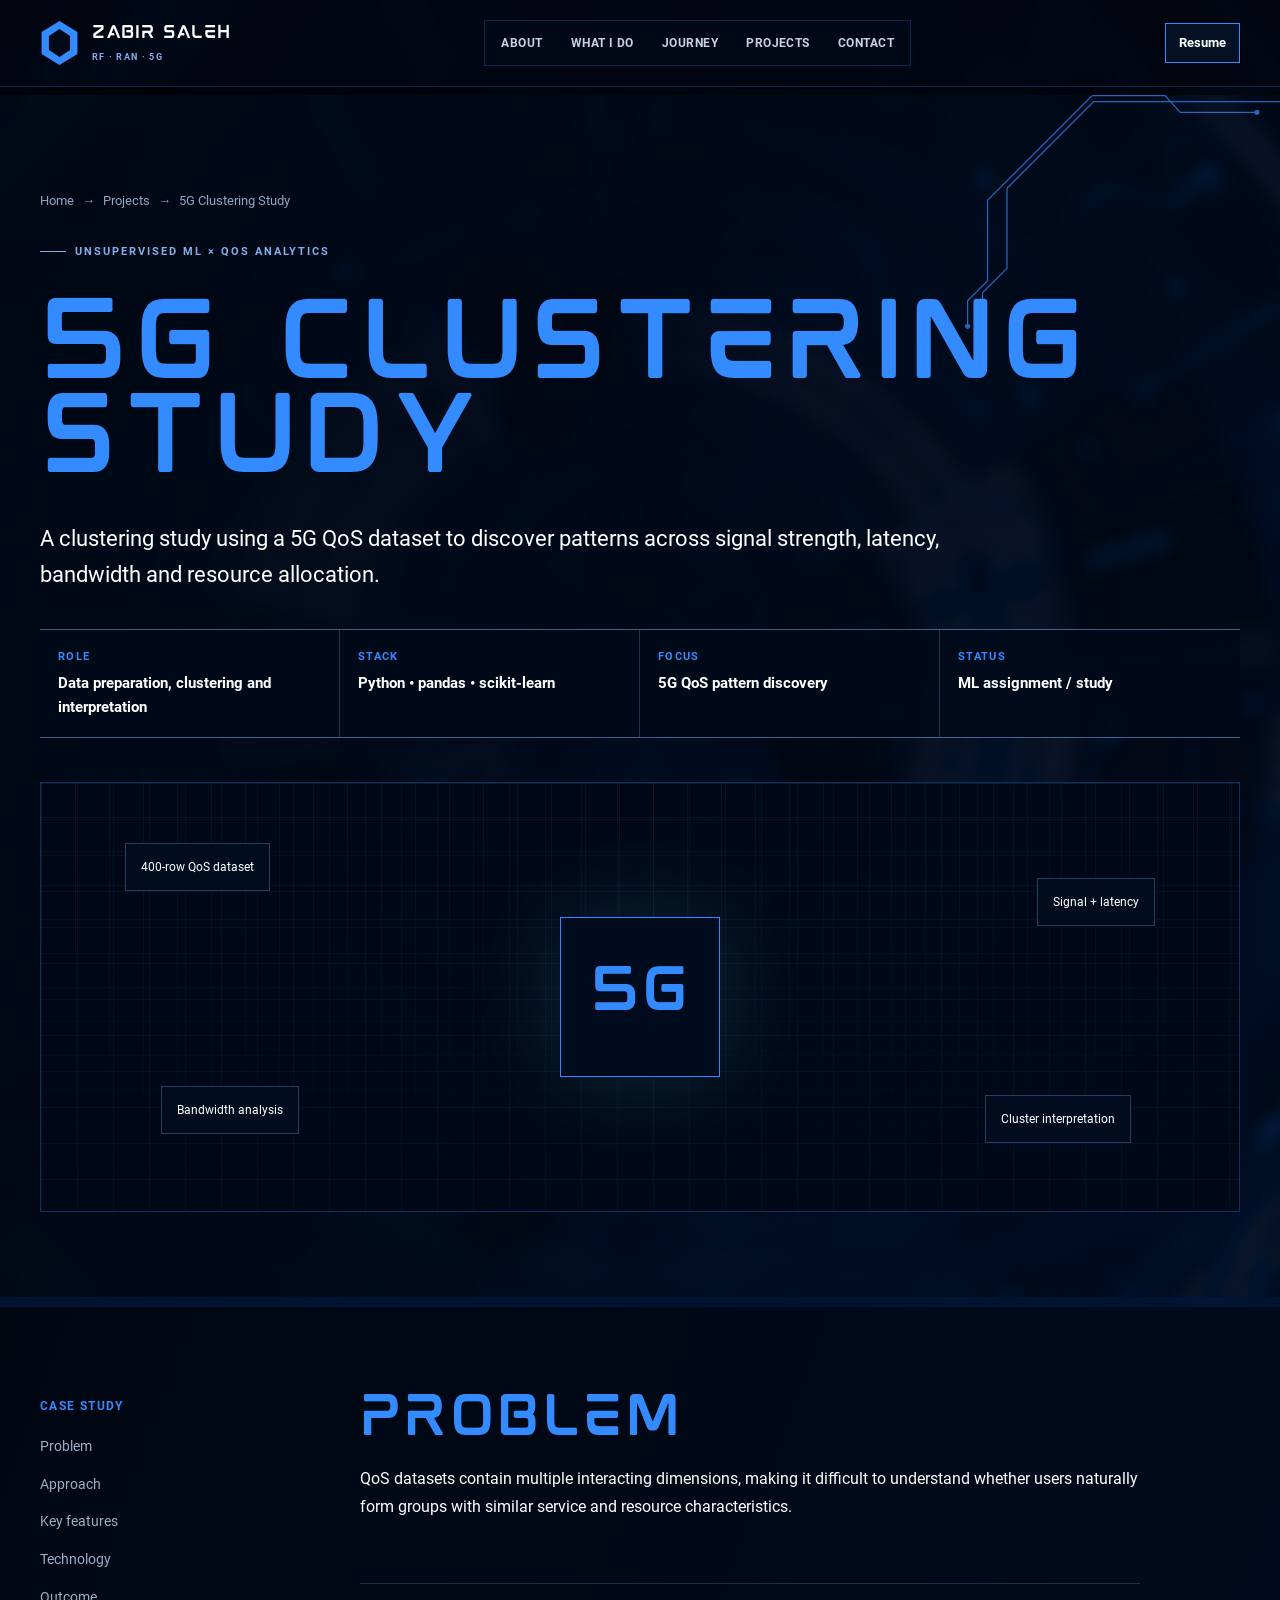
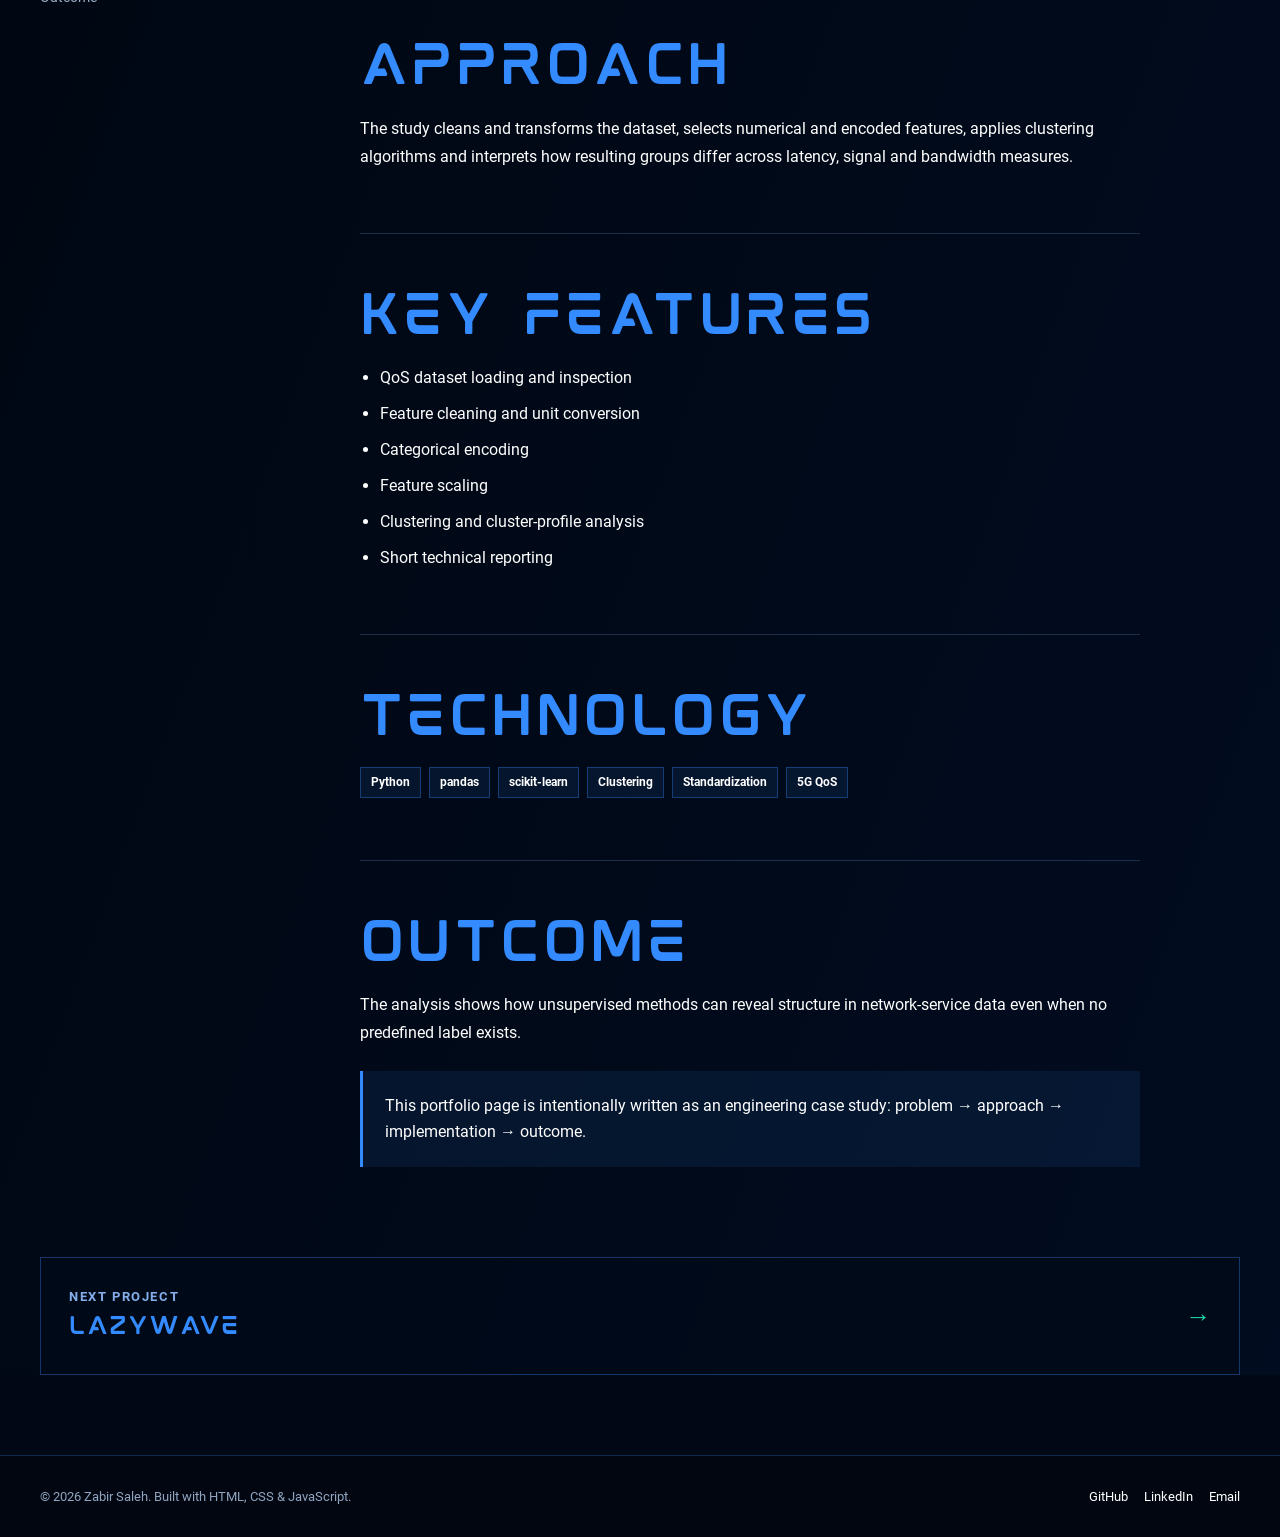
<file: projects/5g-clustering.html>
<!doctype html>
<html lang="en">
<head>
  <meta charset="utf-8">
  <meta name="viewport" content="width=device-width, initial-scale=1">
  <meta name="theme-color" content="#070b11">
  <meta name="description" content="A clustering study using a 5G QoS dataset to discover patterns across signal strength, latency, bandwidth and resource allocation.">
  <meta property="og:title" content="5G Clustering Study | Zabir Saleh">
  <meta property="og:description" content="A clustering study using a 5G QoS dataset to discover patterns across signal strength, latency, bandwidth and resource allocation.">
  <meta property="og:type" content="website">
  <title>5G Clustering Study | Zabir Saleh</title>
  <link rel="icon" href="../assets/img/favicon.svg" type="image/svg+xml">
  <link rel="stylesheet" href="../assets/css/style.css">
  <link rel="stylesheet" href="../assets/css/tech-deck.css">
</head>

<body class="tech-subpage">

<header class="site-header">
  <div class="nav-wrap">
    <a class="brand-lockup" href="../index.html" aria-label="Zabir Saleh home">
      <span class="brand-mark">ZS</span>
      <span>
        <strong>Zabir Saleh</strong>
        <span>RF · RAN · 5G</span>
      </span>
    </a>

    <nav class="desktop-nav" aria-label="Primary navigation">
      <a data-section-link href="../index.html#about">About</a>
      <a data-section-link href="../index.html#services">What I Do</a>
      <a data-section-link href="../index.html#experience">Journey</a>
      <a data-section-link href="../index.html#projects">Projects</a>
      <a data-section-link href="../index.html#contact">Contact</a>
    </nav>

    <div class="nav-actions">
      <a class="btn nav-cta" href="../cv.html">Resume</a>
      <button class="menu-toggle" aria-label="Open navigation" aria-expanded="false">
        <span></span><span></span><span></span>
      </button>
    </div>
  </div>

  <nav class="mobile-nav" aria-label="Mobile navigation">
    <a href="../index.html#about">About</a>
    <a href="../index.html#services">What I Do</a>
    <a href="../index.html#experience">Journey</a>
    <a href="../index.html#projects">Projects</a>
    <a href="../index.html#contact">Contact</a>
    <a href="../cv.html">Resume</a>
  </nav>
</header>

<main class="subpage">
  <section class="project-hero">
    <div class="container">
      <div class="breadcrumb"><a href="../index.html">Home</a><span>→</span><a href="../index.html#projects">Projects</a><span>→</span><span>5G Clustering Study</span></div>
      <div class="eyebrow reveal" style="margin-top:32px;">Unsupervised ML × QoS Analytics</div>
      <h1 class="project-page-title reveal">5G Clustering Study</h1>
      <p class="project-page-lead reveal">A clustering study using a 5G QoS dataset to discover patterns across signal strength, latency, bandwidth and resource allocation.</p>

      <div class="project-meta-grid">
        <div class="card meta-box reveal"><span>Role</span><strong>Data preparation, clustering and interpretation</strong></div>
        <div class="card meta-box reveal"><span>Stack</span><strong>Python • pandas • scikit-learn</strong></div>
        <div class="card meta-box reveal"><span>Focus</span><strong>5G QoS pattern discovery</strong></div>
        <div class="card meta-box reveal"><span>Status</span><strong>ML assignment / study</strong></div>
      </div>

      <div class="card project-showcase reveal">
        <div class="showcase-grid"></div>
        <div class="showcase-center"><div class="showcase-core">5G</div></div>
        <div class="showcase-note note-1">400-row QoS dataset</div><div class="showcase-note note-2">Signal + latency</div><div class="showcase-note note-3">Bandwidth analysis</div><div class="showcase-note note-4">Cluster interpretation</div>
      </div>
    </div>
  </section>

  <section>
    <div class="container content-grid">
      <aside class="side-index">
        <span>Case study</span>
        <a href="#problem">Problem</a>
        <a href="#approach">Approach</a>
        <a href="#features">Key features</a>
        <a href="#stack">Technology</a>
        <a href="#outcome">Outcome</a>
      </aside>

      <div class="prose">
        <section id="problem" class="reveal">
          <h2>Problem</h2>
          <p>QoS datasets contain multiple interacting dimensions, making it difficult to understand whether users naturally form groups with similar service and resource characteristics.</p>
        </section>

        <section id="approach" class="reveal">
          <h2>Approach</h2>
          <p>The study cleans and transforms the dataset, selects numerical and encoded features, applies clustering algorithms and interprets how resulting groups differ across latency, signal and bandwidth measures.</p>
        </section>

        <section id="features" class="reveal">
          <h2>Key features</h2>
          <ul><li>QoS dataset loading and inspection</li><li>Feature cleaning and unit conversion</li><li>Categorical encoding</li><li>Feature scaling</li><li>Clustering and cluster-profile analysis</li><li>Short technical reporting</li></ul>
        </section>

        <section id="stack" class="reveal">
          <h2>Technology</h2>
          <div class="tech-list"><span class="tag">Python</span><span class="tag">pandas</span><span class="tag">scikit-learn</span><span class="tag">Clustering</span><span class="tag">Standardization</span><span class="tag">5G QoS</span></div>
        </section>

        <section id="outcome" class="reveal">
          <h2>Outcome</h2>
          <p>The analysis shows how unsupervised methods can reveal structure in network-service data even when no predefined label exists.</p>
          <div class="callout">This portfolio page is intentionally written as an engineering case study: problem → approach → implementation → outcome.</div>
        </section>
      </div>
    </div>

    <div class="container">
      <a class="card next-project reveal" href="lazywave.html">
        <div><small>Next project</small><strong>LazyWave</strong></div>
        <span style="font-size:1.6rem;color:var(--brand);">→</span>
      </a>
    </div>
  </section>
</main>

<footer class="site-footer">
  <div class="container footer-row">
    <div>© <span data-year></span> Zabir Saleh. Built with HTML, CSS & JavaScript.</div>
    <div class="footer-links">
      <a data-github href="#" target="_blank" rel="noreferrer">GitHub</a>
      <a data-linkedin href="#" target="_blank" rel="noreferrer">LinkedIn</a>
      <a data-email href="#">Email</a>
    </div>
  </div>
</footer>

<script src="../assets/js/main.js"></script>
</body>
</html>
</file>
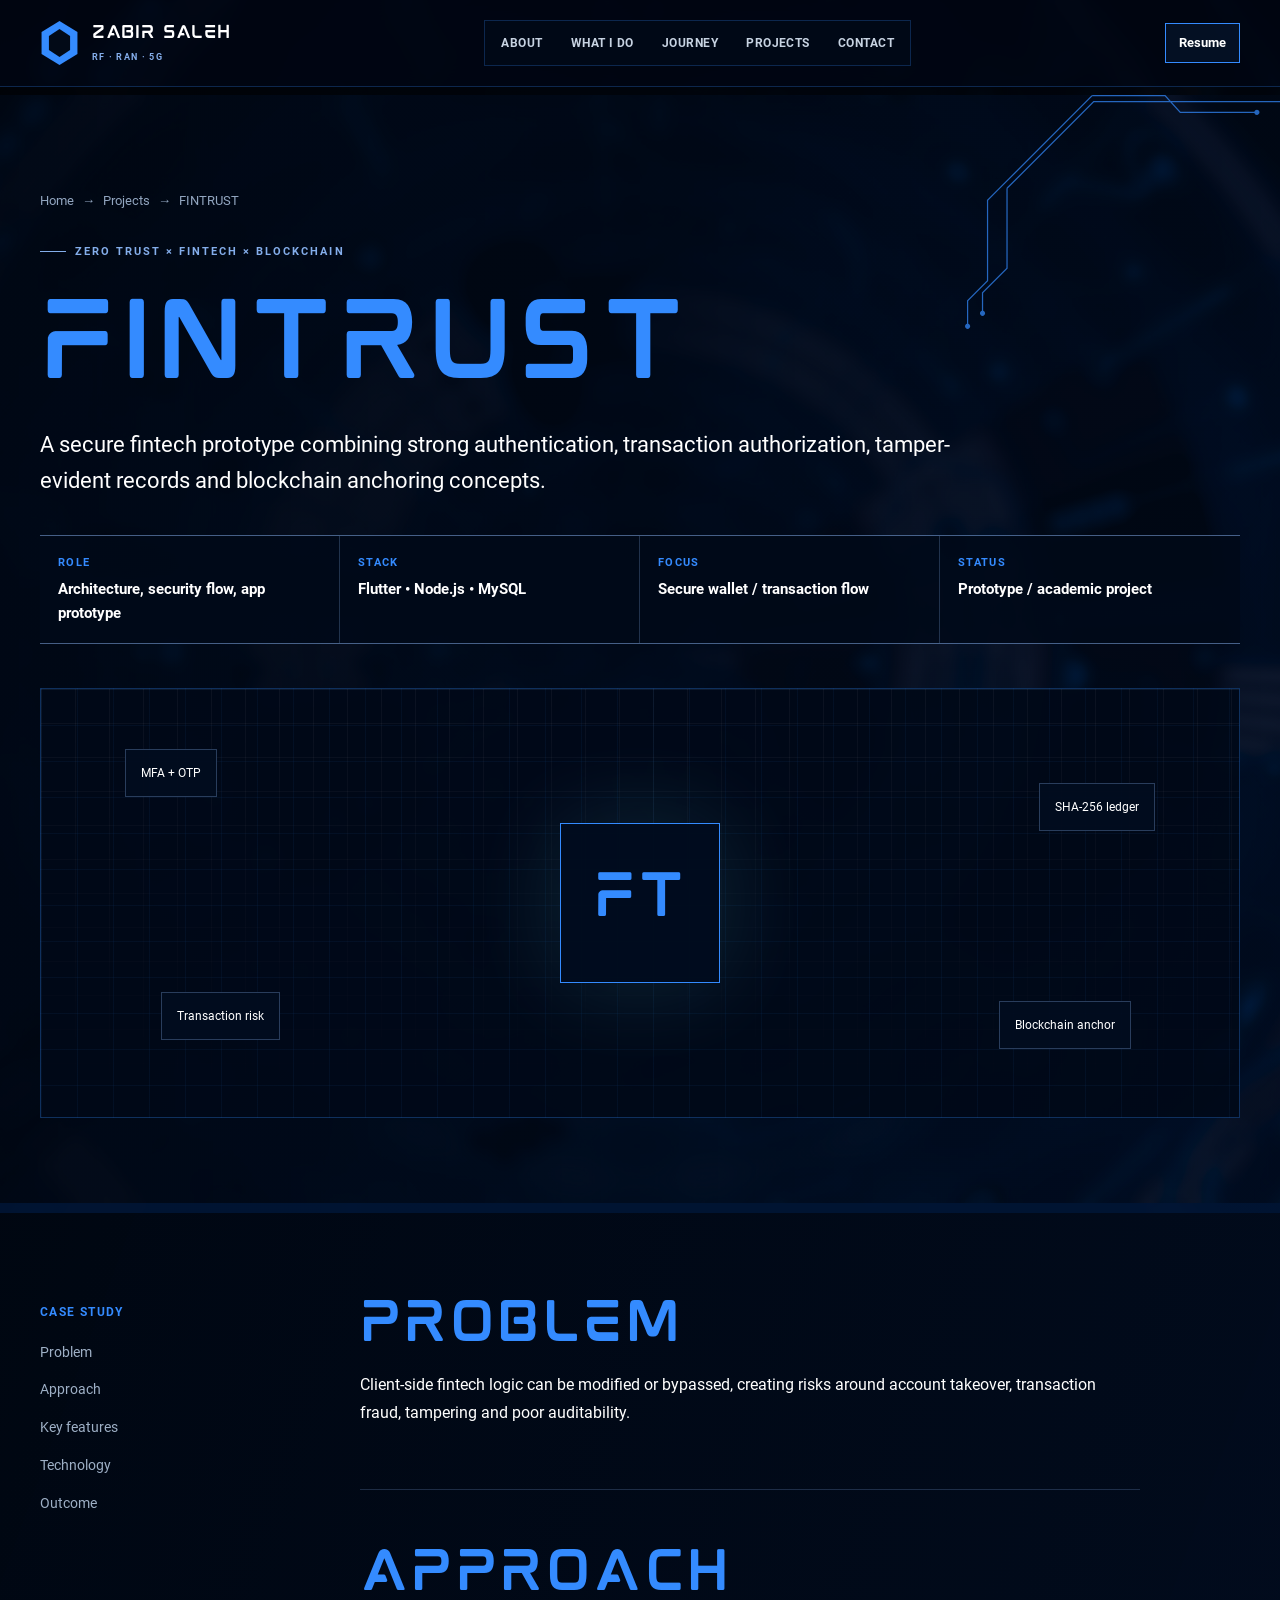
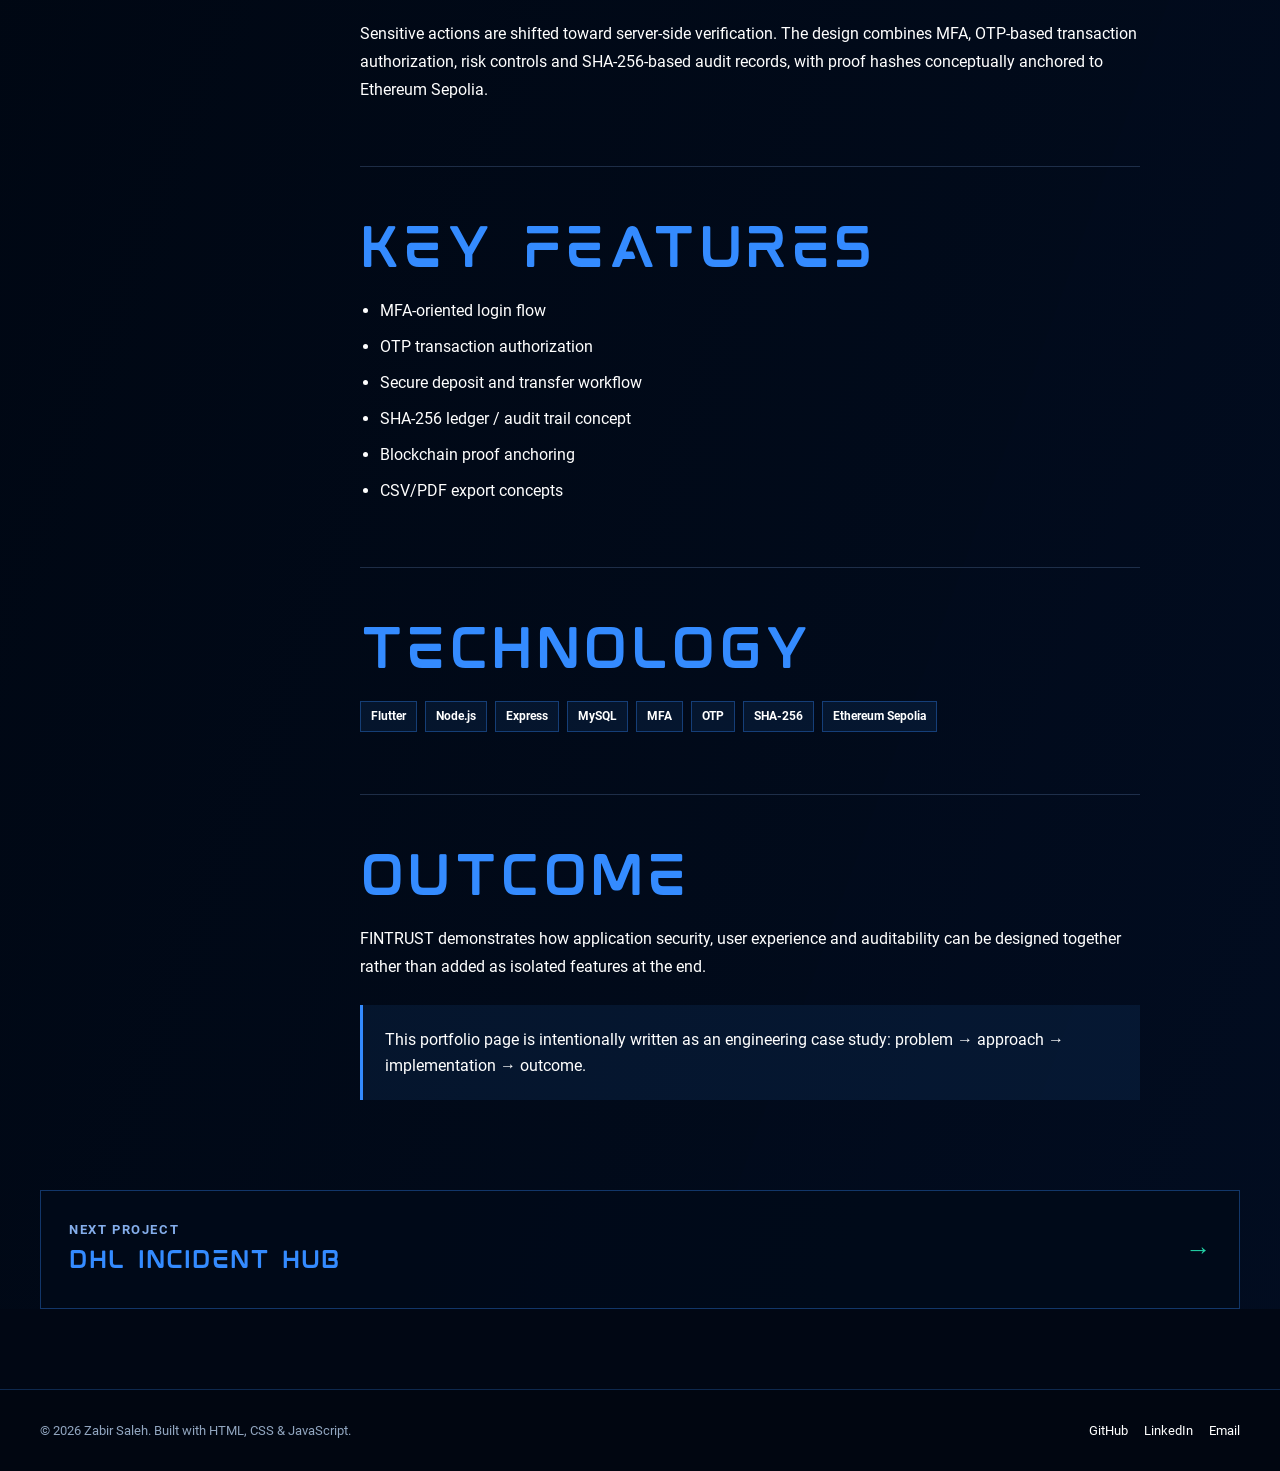
<file: projects/fintrust.html>
<!doctype html>
<html lang="en">
<head>
  <meta charset="utf-8">
  <meta name="viewport" content="width=device-width, initial-scale=1">
  <meta name="theme-color" content="#010714">
  <meta name="description" content="A secure fintech prototype combining strong authentication, transaction authorization, tamper-evident records and blockchain anchoring concepts.">
  <meta property="og:title" content="FINTRUST | Zabir Saleh">
  <meta property="og:description" content="A secure fintech prototype combining strong authentication, transaction authorization, tamper-evident records and blockchain anchoring concepts.">
  <meta property="og:type" content="website">
  <meta property="og:image" content="https://zabirsaleh.github.io/assets/img/tech-fintrust.jpg">
  <meta name="twitter:card" content="summary_large_image">
  <meta name="twitter:title" content="FINTRUST | Zabir Saleh">
  <meta name="twitter:description" content="A secure fintech prototype combining strong authentication, transaction authorization, tamper-evident records and blockchain anchoring concepts.">
  <meta name="twitter:image" content="https://zabirsaleh.github.io/assets/img/tech-fintrust.jpg">
  <title>FINTRUST | Zabir Saleh</title>
  <link rel="icon" href="../assets/img/favicon.svg" type="image/svg+xml">
  <link rel="stylesheet" href="../assets/css/style.css">
  <link rel="stylesheet" href="../assets/css/tech-deck.css">
</head>

<body class="tech-subpage">

<header class="site-header">
  <div class="nav-wrap">
    <a class="brand-lockup" href="../index.html" aria-label="Zabir Saleh home">
      <span class="brand-mark">ZS</span>
      <span>
        <strong>Zabir Saleh</strong>
        <span>RF · RAN · 5G</span>
      </span>
    </a>

    <nav class="desktop-nav" aria-label="Primary navigation">
      <a data-section-link href="../index.html#about">About</a>
      <a data-section-link href="../index.html#services">What I Do</a>
      <a data-section-link href="../index.html#experience">Journey</a>
      <a data-section-link href="../index.html#projects">Projects</a>
      <a data-section-link href="../index.html#contact">Contact</a>
    </nav>

    <div class="nav-actions">
      <a class="btn nav-cta" href="../cv.html">Resume</a>
      <button class="menu-toggle" aria-label="Open navigation" aria-expanded="false">
        <span></span><span></span><span></span>
      </button>
    </div>
  </div>

  <nav class="mobile-nav" aria-label="Mobile navigation">
    <a href="../index.html#about">About</a>
    <a href="../index.html#services">What I Do</a>
    <a href="../index.html#experience">Journey</a>
    <a href="../index.html#projects">Projects</a>
    <a href="../index.html#contact">Contact</a>
    <a href="../cv.html">Resume</a>
  </nav>
</header>

<main class="subpage">
  <section class="project-hero">
    <div class="container">
      <div class="breadcrumb"><a href="../index.html">Home</a><span>→</span><a href="../index.html#projects">Projects</a><span>→</span><span>FINTRUST</span></div>
      <div class="eyebrow reveal" style="margin-top:32px;">Zero Trust × FinTech × Blockchain</div>
      <h1 class="project-page-title reveal">FINTRUST</h1>
      <p class="project-page-lead reveal">A secure fintech prototype combining strong authentication, transaction authorization, tamper-evident records and blockchain anchoring concepts.</p>

      <div class="project-meta-grid">
        <div class="card meta-box reveal"><span>Role</span><strong>Architecture, security flow, app prototype</strong></div>
        <div class="card meta-box reveal"><span>Stack</span><strong>Flutter • Node.js • MySQL</strong></div>
        <div class="card meta-box reveal"><span>Focus</span><strong>Secure wallet / transaction flow</strong></div>
        <div class="card meta-box reveal"><span>Status</span><strong>Prototype / academic project</strong></div>
      </div>

      <div class="card project-showcase reveal">
        <div class="showcase-grid"></div>
        <div class="showcase-center"><div class="showcase-core">FT</div></div>
        <div class="showcase-note note-1">MFA + OTP</div><div class="showcase-note note-2">SHA-256 ledger</div><div class="showcase-note note-3">Transaction risk</div><div class="showcase-note note-4">Blockchain anchor</div>
      </div>
    </div>
  </section>

  <section>
    <div class="container content-grid">
      <aside class="side-index">
        <span>Case study</span>
        <a href="#problem">Problem</a>
        <a href="#approach">Approach</a>
        <a href="#features">Key features</a>
        <a href="#stack">Technology</a>
        <a href="#outcome">Outcome</a>
      </aside>

      <div class="prose">
        <section id="problem" class="reveal">
          <h2>Problem</h2>
          <p>Client-side fintech logic can be modified or bypassed, creating risks around account takeover, transaction fraud, tampering and poor auditability.</p>
        </section>

        <section id="approach" class="reveal">
          <h2>Approach</h2>
          <p>Sensitive actions are shifted toward server-side verification. The design combines MFA, OTP-based transaction authorization, risk controls and SHA-256-based audit records, with proof hashes conceptually anchored to Ethereum Sepolia.</p>
        </section>

        <section id="features" class="reveal">
          <h2>Key features</h2>
          <ul><li>MFA-oriented login flow</li><li>OTP transaction authorization</li><li>Secure deposit and transfer workflow</li><li>SHA-256 ledger / audit trail concept</li><li>Blockchain proof anchoring</li><li>CSV/PDF export concepts</li></ul>
        </section>

        <section id="stack" class="reveal">
          <h2>Technology</h2>
          <div class="tech-list"><span class="tag">Flutter</span><span class="tag">Node.js</span><span class="tag">Express</span><span class="tag">MySQL</span><span class="tag">MFA</span><span class="tag">OTP</span><span class="tag">SHA-256</span><span class="tag">Ethereum Sepolia</span></div>
        </section>

        <section id="outcome" class="reveal">
          <h2>Outcome</h2>
          <p>FINTRUST demonstrates how application security, user experience and auditability can be designed together rather than added as isolated features at the end.</p>
          <div class="callout">This portfolio page is intentionally written as an engineering case study: problem → approach → implementation → outcome.</div>
        </section>
      </div>
    </div>

    <div class="container">
      <a class="card next-project reveal" href="incident-hub.html">
        <div><small>Next project</small><strong>DHL Incident Hub</strong></div>
        <span style="font-size:1.6rem;color:var(--brand);">→</span>
      </a>
    </div>
  </section>
</main>

<footer class="site-footer">
  <div class="container footer-row">
    <div>© <span data-year></span> Zabir Saleh. Built with HTML, CSS & JavaScript.</div>
    <div class="footer-links">
      <a data-github href="#" target="_blank" rel="noreferrer">GitHub</a>
      <a data-linkedin href="#" target="_blank" rel="noreferrer">LinkedIn</a>
      <a data-email href="#">Email</a>
    </div>
  </div>
</footer>

<script src="../assets/js/main.js"></script>
</body>
</html>
</file>
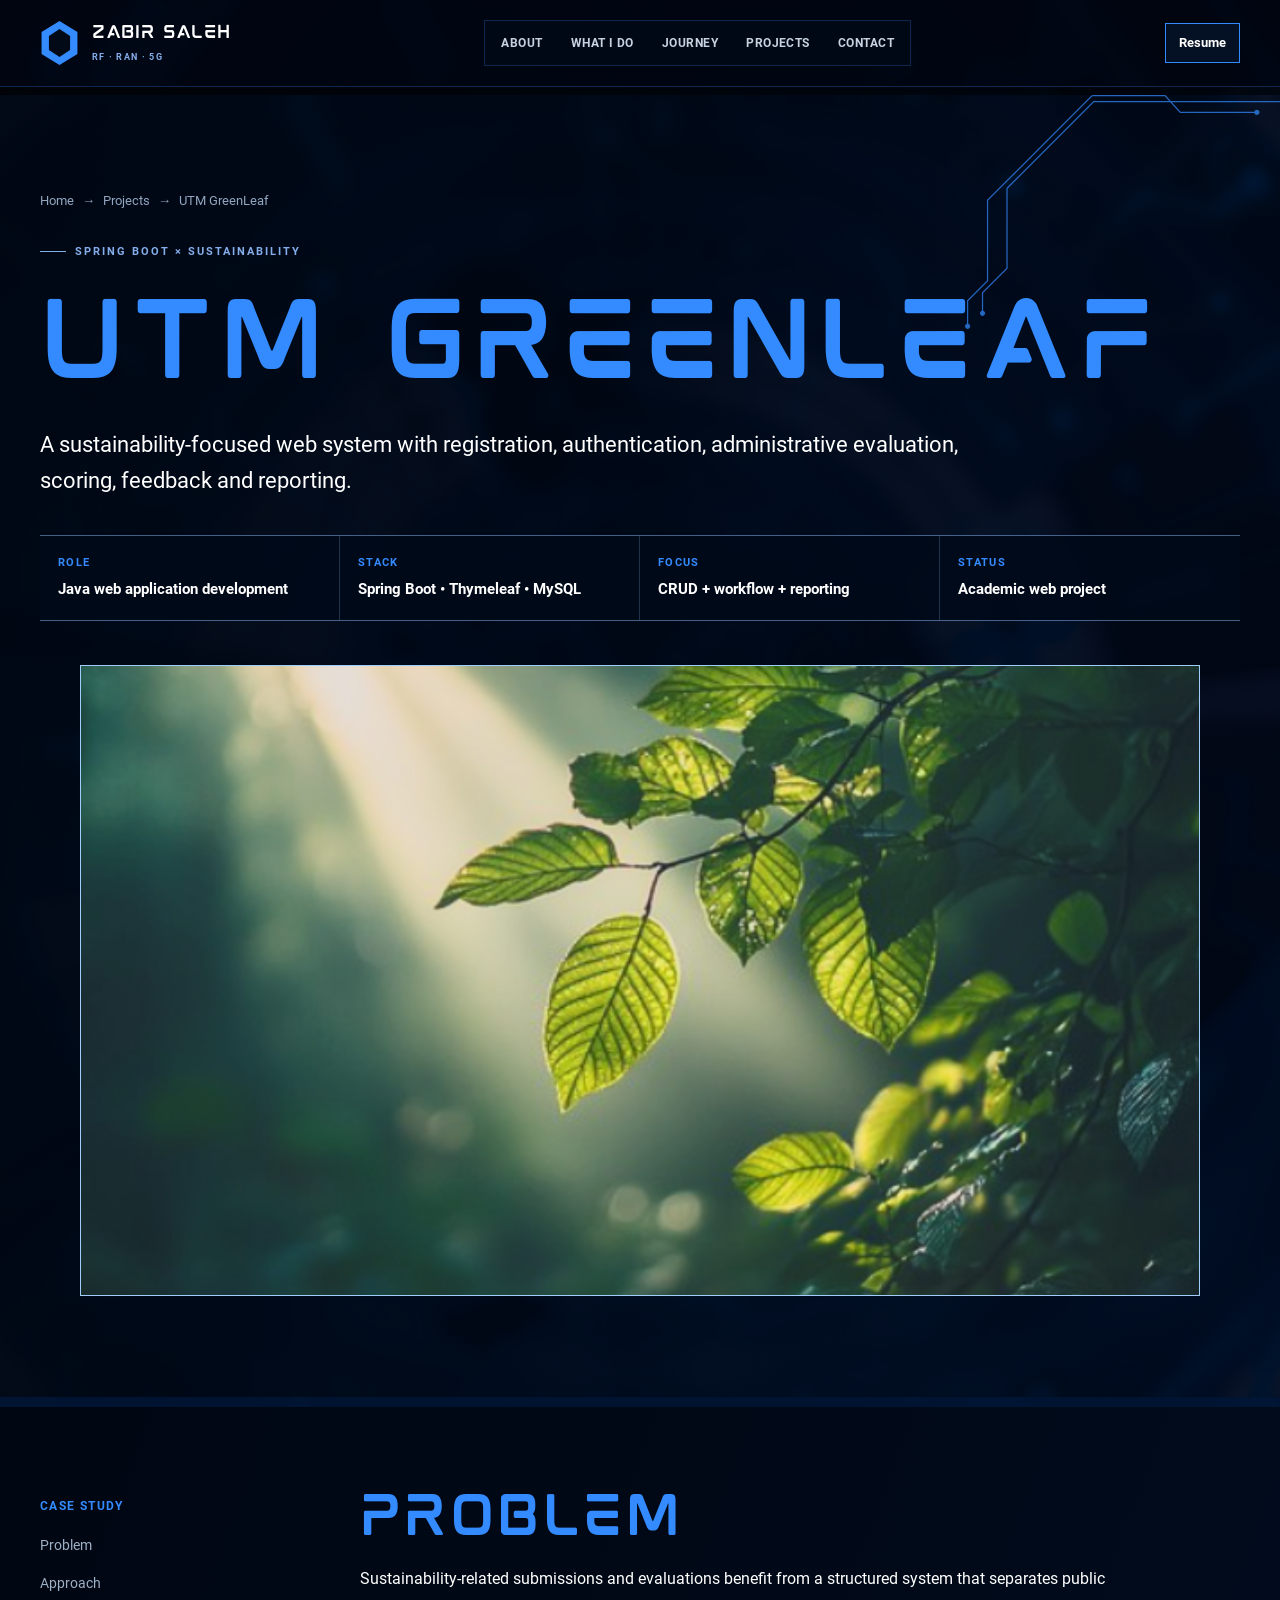
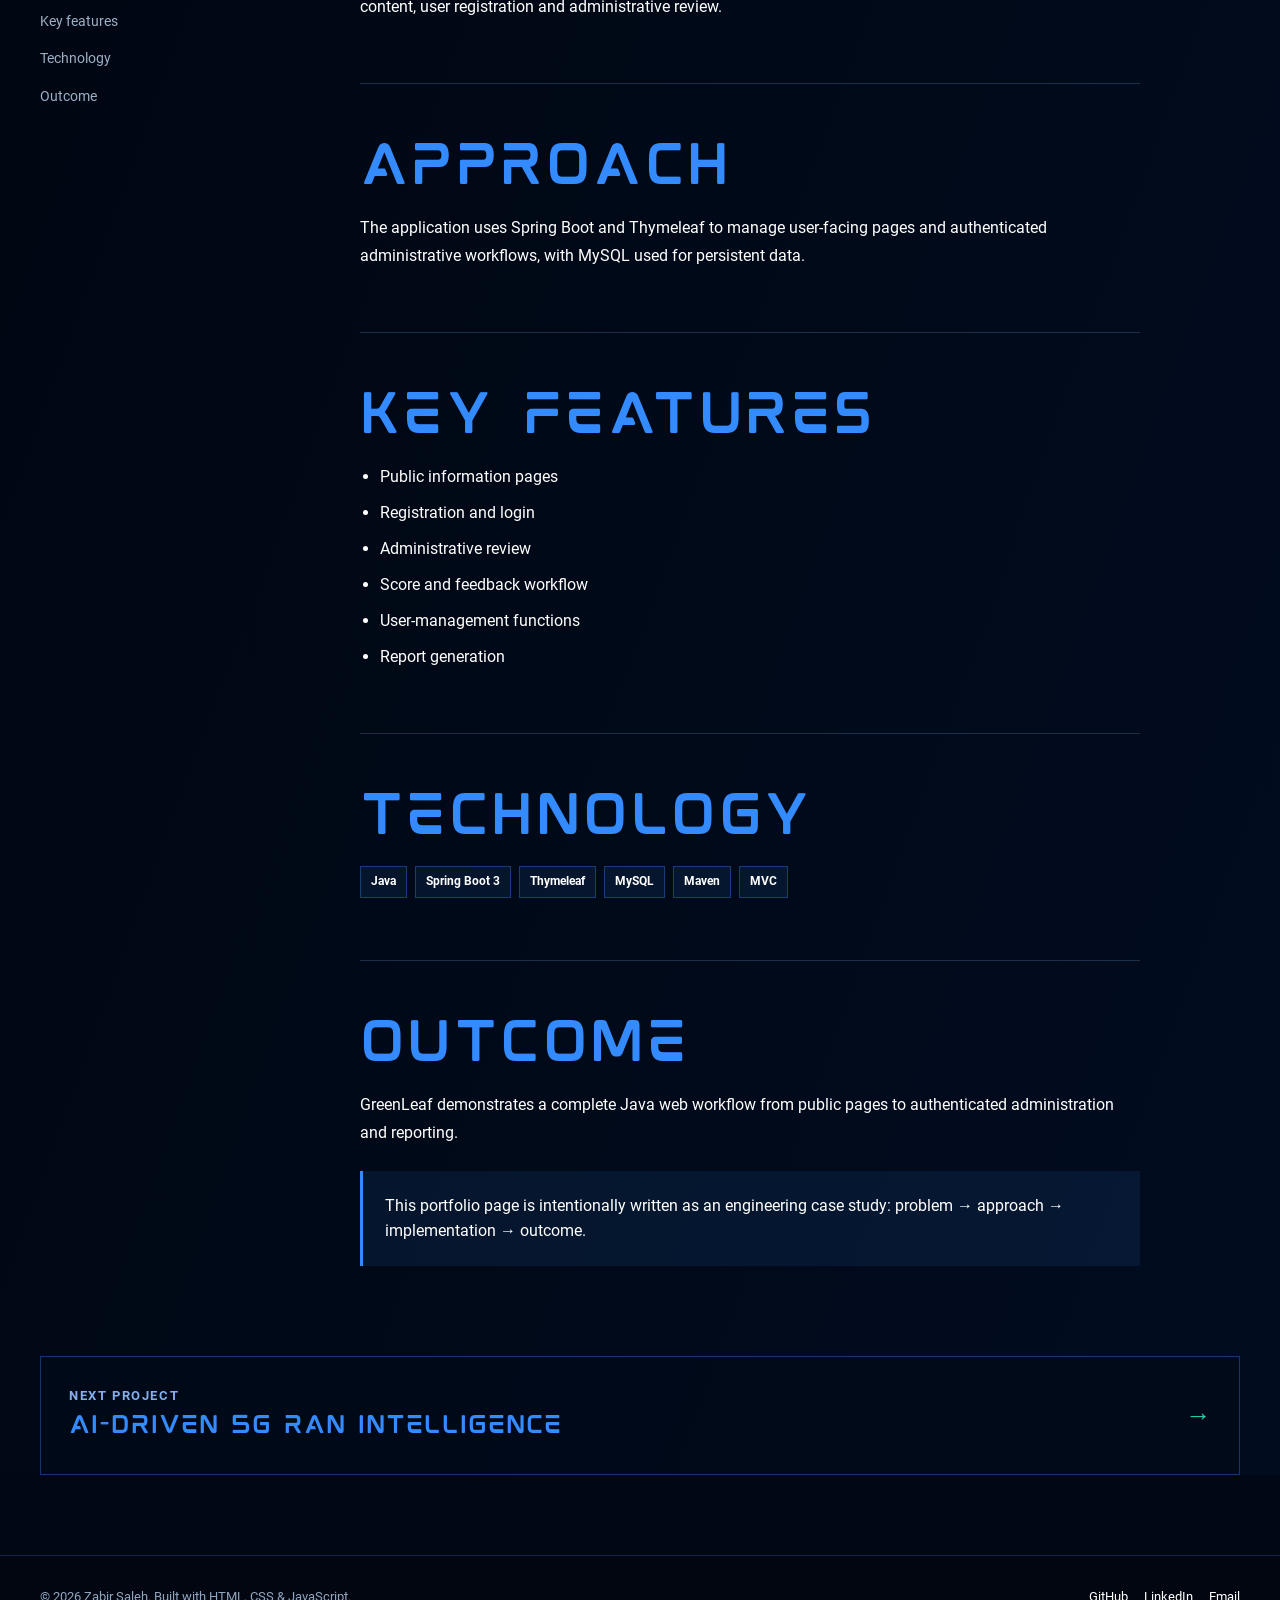
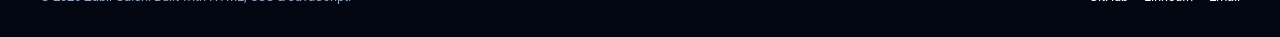
<file: projects/greenleaf.html>
<!doctype html>
<html lang="en">
<head>
  <meta charset="utf-8">
  <meta name="viewport" content="width=device-width, initial-scale=1">
  <meta name="theme-color" content="#010714">
  <meta name="description" content="A sustainability-focused web system with registration, authentication, administrative evaluation, scoring, feedback and reporting.">
  <meta property="og:title" content="UTM GreenLeaf | Zabir Saleh">
  <meta property="og:description" content="A sustainability-focused web system with registration, authentication, administrative evaluation, scoring, feedback and reporting.">
  <meta property="og:type" content="website">
  <meta property="og:image" content="https://zabirsaleh.github.io/assets/img/utm-greenleaf.png">
  <meta name="twitter:card" content="summary_large_image">
  <meta name="twitter:title" content="UTM GreenLeaf | Zabir Saleh">
  <meta name="twitter:description" content="A sustainability web system covering authentication, administrative evaluation, scoring, feedback and reporting.">
  <meta name="twitter:image" content="https://zabirsaleh.github.io/assets/img/utm-greenleaf.png">
  <title>UTM GreenLeaf | Zabir Saleh</title>
  <link rel="icon" href="../assets/img/favicon.svg" type="image/svg+xml">
  <link rel="stylesheet" href="../assets/css/style.css">
  <link rel="stylesheet" href="../assets/css/tech-deck.css">
</head>

<body class="tech-subpage">

<header class="site-header">
  <div class="nav-wrap">
    <a class="brand-lockup" href="../index.html" aria-label="Zabir Saleh home">
      <span class="brand-mark">ZS</span>
      <span>
        <strong>Zabir Saleh</strong>
        <span>RF · RAN · 5G</span>
      </span>
    </a>

    <nav class="desktop-nav" aria-label="Primary navigation">
      <a data-section-link href="../index.html#about">About</a>
      <a data-section-link href="../index.html#services">What I Do</a>
      <a data-section-link href="../index.html#experience">Journey</a>
      <a data-section-link href="../index.html#projects">Projects</a>
      <a data-section-link href="../index.html#contact">Contact</a>
    </nav>

    <div class="nav-actions">
      <a class="btn nav-cta" href="../cv.html">Resume</a>
      <button class="menu-toggle" aria-label="Open navigation" aria-expanded="false">
        <span></span><span></span><span></span>
      </button>
    </div>
  </div>

  <nav class="mobile-nav" aria-label="Mobile navigation">
    <a href="../index.html#about">About</a>
    <a href="../index.html#services">What I Do</a>
    <a href="../index.html#experience">Journey</a>
    <a href="../index.html#projects">Projects</a>
    <a href="../index.html#contact">Contact</a>
    <a href="../cv.html">Resume</a>
  </nav>
</header>

<main class="subpage">
  <section class="project-hero">
    <div class="container">
      <div class="breadcrumb"><a href="../index.html">Home</a><span>→</span><a href="../index.html#projects">Projects</a><span>→</span><span>UTM GreenLeaf</span></div>
      <div class="eyebrow reveal" style="margin-top:32px;">Spring Boot × Sustainability</div>
      <h1 class="project-page-title reveal">UTM GreenLeaf</h1>
      <p class="project-page-lead reveal">A sustainability-focused web system with registration, authentication, administrative evaluation, scoring, feedback and reporting.</p>

      <div class="project-meta-grid">
        <div class="card meta-box reveal"><span>Role</span><strong>Java web application development</strong></div>
        <div class="card meta-box reveal"><span>Stack</span><strong>Spring Boot • Thymeleaf • MySQL</strong></div>
        <div class="card meta-box reveal"><span>Focus</span><strong>CRUD + workflow + reporting</strong></div>
        <div class="card meta-box reveal"><span>Status</span><strong>Academic web project</strong></div>
      </div>

      <figure class="card project-showcase project-showcase-image project-showcase-image-square reveal">
        <img src="../assets/img/utm-greenleaf.png" width="623" height="617" alt="Sunlight illuminating green leaves">
      </figure>
    </div>
  </section>

  <section>
    <div class="container content-grid">
      <aside class="side-index">
        <span>Case study</span>
        <a href="#problem">Problem</a>
        <a href="#approach">Approach</a>
        <a href="#features">Key features</a>
        <a href="#stack">Technology</a>
        <a href="#outcome">Outcome</a>
      </aside>

      <div class="prose">
        <section id="problem" class="reveal">
          <h2>Problem</h2>
          <p>Sustainability-related submissions and evaluations benefit from a structured system that separates public content, user registration and administrative review.</p>
        </section>

        <section id="approach" class="reveal">
          <h2>Approach</h2>
          <p>The application uses Spring Boot and Thymeleaf to manage user-facing pages and authenticated administrative workflows, with MySQL used for persistent data.</p>
        </section>

        <section id="features" class="reveal">
          <h2>Key features</h2>
          <ul><li>Public information pages</li><li>Registration and login</li><li>Administrative review</li><li>Score and feedback workflow</li><li>User-management functions</li><li>Report generation</li></ul>
        </section>

        <section id="stack" class="reveal">
          <h2>Technology</h2>
          <div class="tech-list"><span class="tag">Java</span><span class="tag">Spring Boot 3</span><span class="tag">Thymeleaf</span><span class="tag">MySQL</span><span class="tag">Maven</span><span class="tag">MVC</span></div>
        </section>

        <section id="outcome" class="reveal">
          <h2>Outcome</h2>
          <p>GreenLeaf demonstrates a complete Java web workflow from public pages to authenticated administration and reporting.</p>
          <div class="callout">This portfolio page is intentionally written as an engineering case study: problem → approach → implementation → outcome.</div>
        </section>
      </div>
    </div>

    <div class="container">
      <a class="card next-project reveal" href="lazywave.html">
        <div><small>Next project</small><strong>AI-Driven 5G RAN Intelligence</strong></div>
        <span style="font-size:1.6rem;color:var(--brand);">→</span>
      </a>
    </div>
  </section>
</main>

<footer class="site-footer">
  <div class="container footer-row">
    <div>© <span data-year></span> Zabir Saleh. Built with HTML, CSS & JavaScript.</div>
    <div class="footer-links">
      <a data-github href="#" target="_blank" rel="noreferrer">GitHub</a>
      <a data-linkedin href="#" target="_blank" rel="noreferrer">LinkedIn</a>
      <a data-email href="#">Email</a>
    </div>
  </div>
</footer>

<script src="../assets/js/main.js"></script>
</body>
</html>
</file>
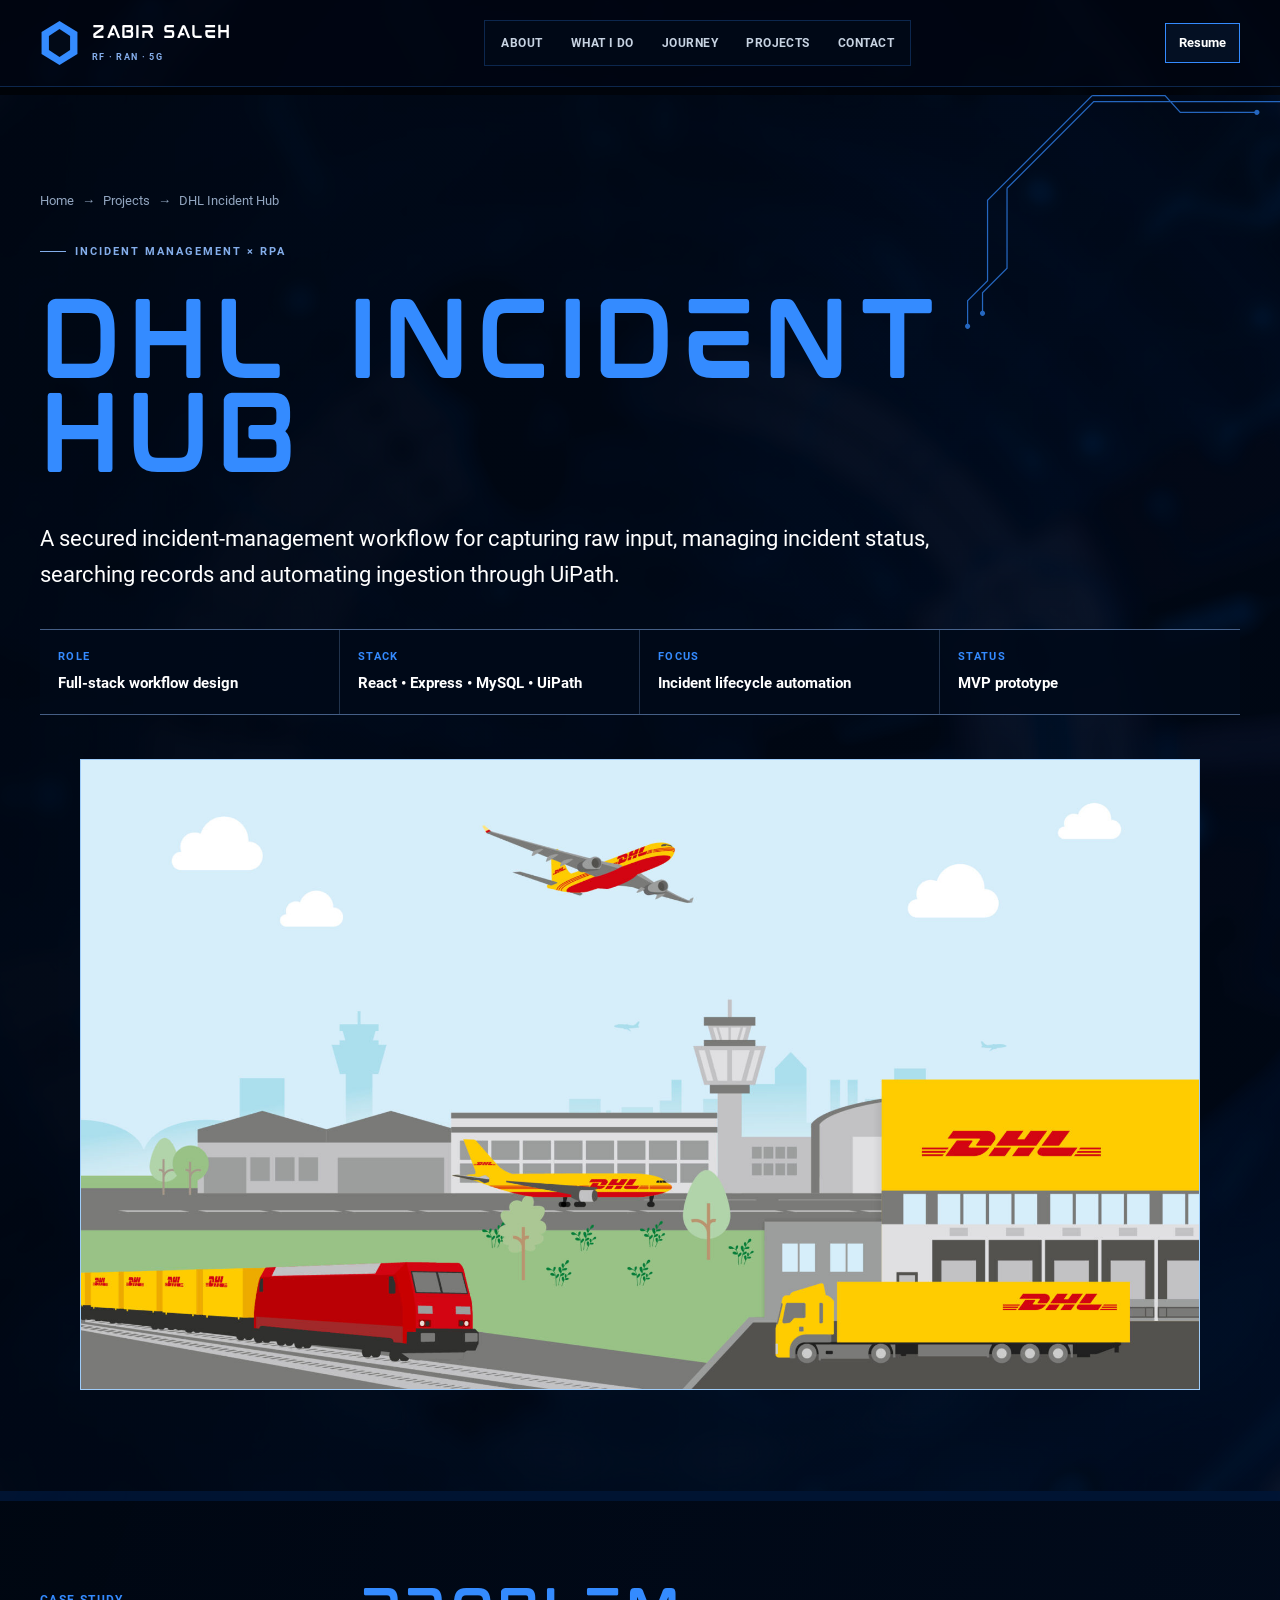
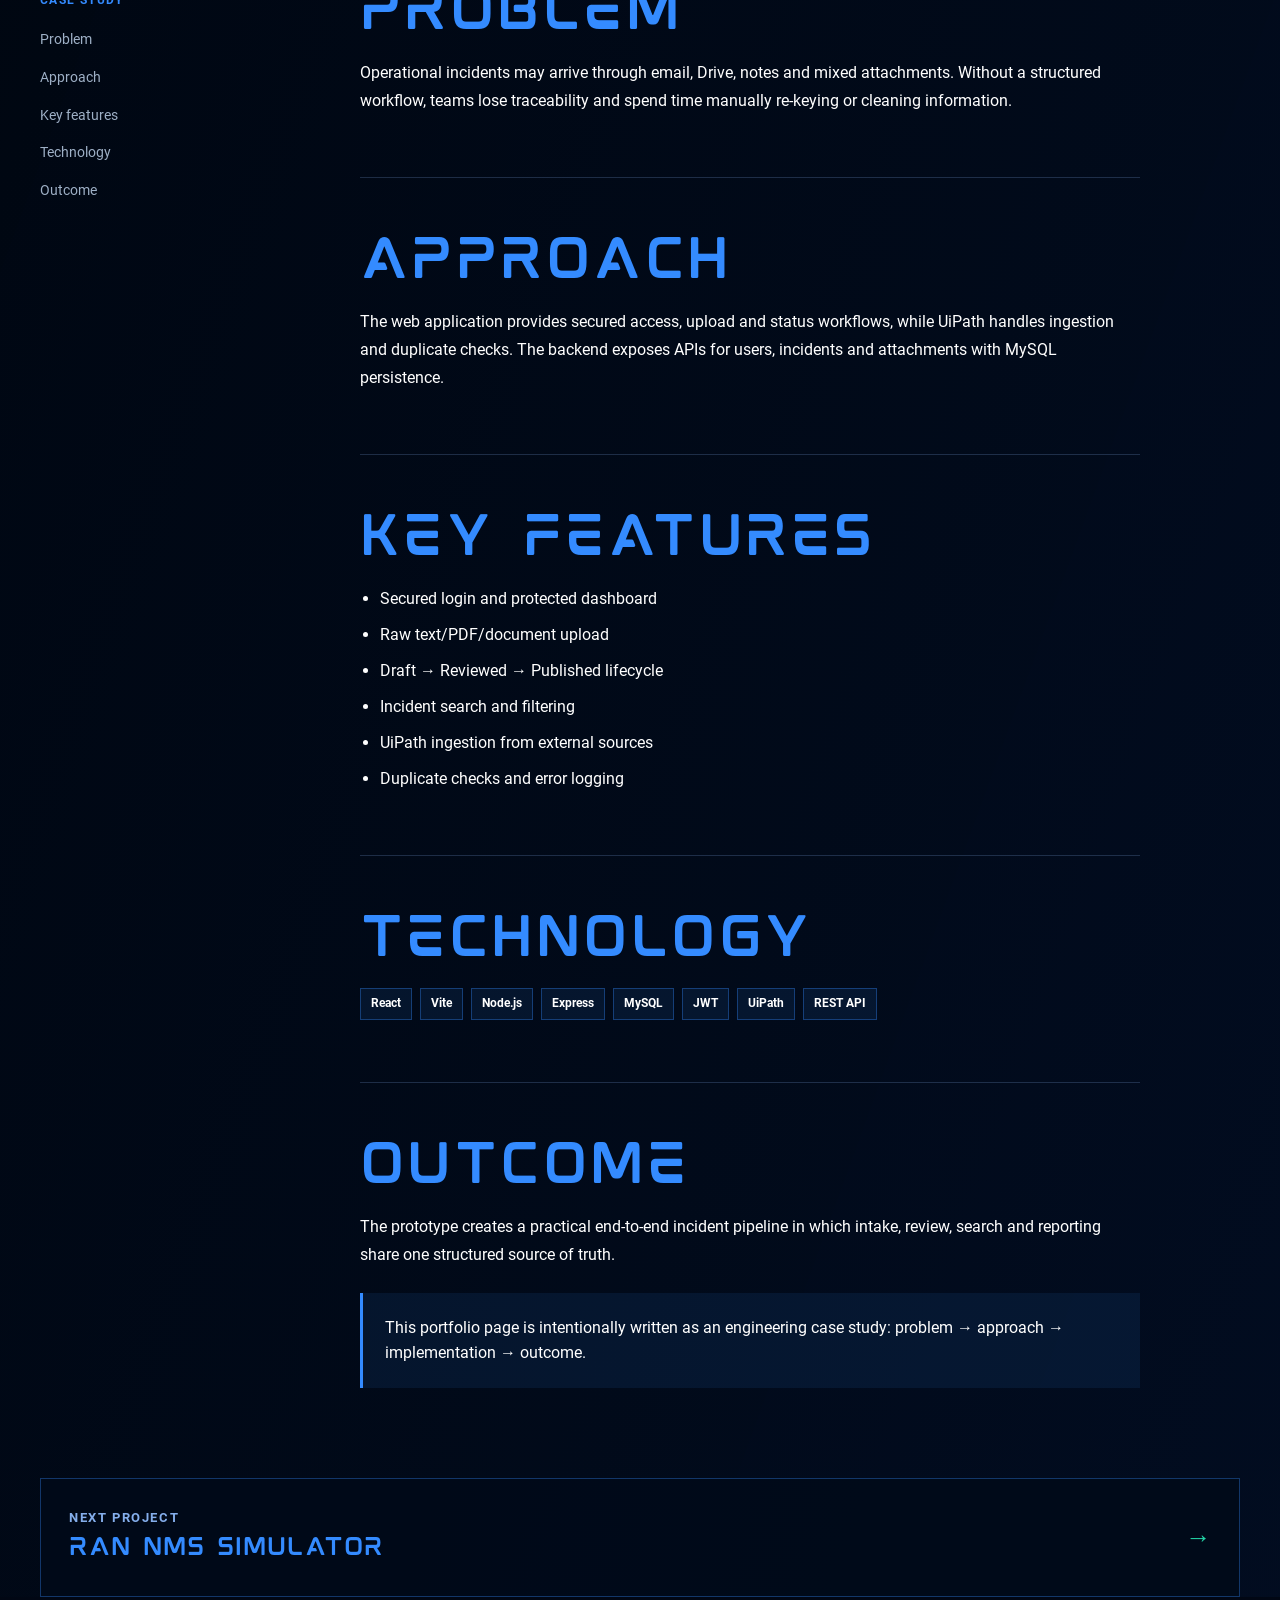
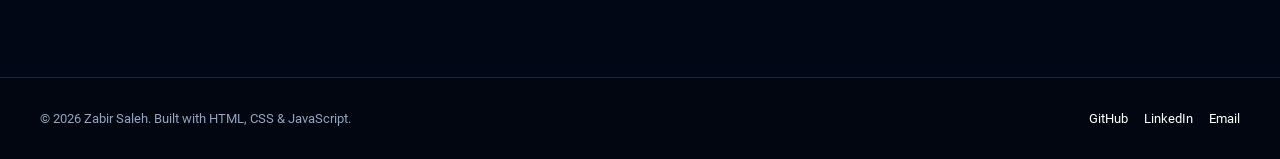
<file: projects/incident-hub.html>
<!doctype html>
<html lang="en">
<head>
  <meta charset="utf-8">
  <meta name="viewport" content="width=device-width, initial-scale=1">
  <meta name="theme-color" content="#010714">
  <meta name="description" content="A secured incident-management workflow for capturing raw input, managing incident status, searching records and automating ingestion through UiPath.">
  <meta property="og:title" content="DHL Incident Hub | Zabir Saleh">
  <meta property="og:description" content="A secured incident-management workflow for capturing raw input, managing incident status, searching records and automating ingestion through UiPath.">
  <meta property="og:type" content="website">
  <meta property="og:image" content="https://zabirsaleh.github.io/assets/img/dhl-incident-hub.png">
  <meta name="twitter:card" content="summary_large_image">
  <meta name="twitter:title" content="DHL Incident Hub | Zabir Saleh">
  <meta name="twitter:description" content="A secured incident-management workflow with searchable records and automated ingestion through UiPath.">
  <meta name="twitter:image" content="https://zabirsaleh.github.io/assets/img/dhl-incident-hub.png">
  <title>DHL Incident Hub | Zabir Saleh</title>
  <link rel="icon" href="../assets/img/favicon.svg" type="image/svg+xml">
  <link rel="stylesheet" href="../assets/css/style.css">
  <link rel="stylesheet" href="../assets/css/tech-deck.css">
</head>

<body class="tech-subpage">

<header class="site-header">
  <div class="nav-wrap">
    <a class="brand-lockup" href="../index.html" aria-label="Zabir Saleh home">
      <span class="brand-mark">ZS</span>
      <span>
        <strong>Zabir Saleh</strong>
        <span>RF · RAN · 5G</span>
      </span>
    </a>

    <nav class="desktop-nav" aria-label="Primary navigation">
      <a data-section-link href="../index.html#about">About</a>
      <a data-section-link href="../index.html#services">What I Do</a>
      <a data-section-link href="../index.html#experience">Journey</a>
      <a data-section-link href="../index.html#projects">Projects</a>
      <a data-section-link href="../index.html#contact">Contact</a>
    </nav>

    <div class="nav-actions">
      <a class="btn nav-cta" href="../cv.html">Resume</a>
      <button class="menu-toggle" aria-label="Open navigation" aria-expanded="false">
        <span></span><span></span><span></span>
      </button>
    </div>
  </div>

  <nav class="mobile-nav" aria-label="Mobile navigation">
    <a href="../index.html#about">About</a>
    <a href="../index.html#services">What I Do</a>
    <a href="../index.html#experience">Journey</a>
    <a href="../index.html#projects">Projects</a>
    <a href="../index.html#contact">Contact</a>
    <a href="../cv.html">Resume</a>
  </nav>
</header>

<main class="subpage">
  <section class="project-hero">
    <div class="container">
      <div class="breadcrumb"><a href="../index.html">Home</a><span>→</span><a href="../index.html#projects">Projects</a><span>→</span><span>DHL Incident Hub</span></div>
      <div class="eyebrow reveal" style="margin-top:32px;">Incident Management × RPA</div>
      <h1 class="project-page-title reveal">DHL Incident Hub</h1>
      <p class="project-page-lead reveal">A secured incident-management workflow for capturing raw input, managing incident status, searching records and automating ingestion through UiPath.</p>

      <div class="project-meta-grid">
        <div class="card meta-box reveal"><span>Role</span><strong>Full-stack workflow design</strong></div>
        <div class="card meta-box reveal"><span>Stack</span><strong>React • Express • MySQL • UiPath</strong></div>
        <div class="card meta-box reveal"><span>Focus</span><strong>Incident lifecycle automation</strong></div>
        <div class="card meta-box reveal"><span>Status</span><strong>MVP prototype</strong></div>
      </div>

      <figure class="card project-showcase project-showcase-image reveal">
        <img src="../assets/img/dhl-incident-hub.png" width="2048" height="1152" alt="DHL air, road and rail logistics illustration">
      </figure>
    </div>
  </section>

  <section>
    <div class="container content-grid">
      <aside class="side-index">
        <span>Case study</span>
        <a href="#problem">Problem</a>
        <a href="#approach">Approach</a>
        <a href="#features">Key features</a>
        <a href="#stack">Technology</a>
        <a href="#outcome">Outcome</a>
      </aside>

      <div class="prose">
        <section id="problem" class="reveal">
          <h2>Problem</h2>
          <p>Operational incidents may arrive through email, Drive, notes and mixed attachments. Without a structured workflow, teams lose traceability and spend time manually re-keying or cleaning information.</p>
        </section>

        <section id="approach" class="reveal">
          <h2>Approach</h2>
          <p>The web application provides secured access, upload and status workflows, while UiPath handles ingestion and duplicate checks. The backend exposes APIs for users, incidents and attachments with MySQL persistence.</p>
        </section>

        <section id="features" class="reveal">
          <h2>Key features</h2>
          <ul><li>Secured login and protected dashboard</li><li>Raw text/PDF/document upload</li><li>Draft → Reviewed → Published lifecycle</li><li>Incident search and filtering</li><li>UiPath ingestion from external sources</li><li>Duplicate checks and error logging</li></ul>
        </section>

        <section id="stack" class="reveal">
          <h2>Technology</h2>
          <div class="tech-list"><span class="tag">React</span><span class="tag">Vite</span><span class="tag">Node.js</span><span class="tag">Express</span><span class="tag">MySQL</span><span class="tag">JWT</span><span class="tag">UiPath</span><span class="tag">REST API</span></div>
        </section>

        <section id="outcome" class="reveal">
          <h2>Outcome</h2>
          <p>The prototype creates a practical end-to-end incident pipeline in which intake, review, search and reporting share one structured source of truth.</p>
          <div class="callout">This portfolio page is intentionally written as an engineering case study: problem → approach → implementation → outcome.</div>
        </section>
      </div>
    </div>

    <div class="container">
      <a class="card next-project reveal" href="nms-simulator.html">
        <div><small>Next project</small><strong>RAN NMS Simulator</strong></div>
        <span style="font-size:1.6rem;color:var(--brand);">→</span>
      </a>
    </div>
  </section>
</main>

<footer class="site-footer">
  <div class="container footer-row">
    <div>© <span data-year></span> Zabir Saleh. Built with HTML, CSS & JavaScript.</div>
    <div class="footer-links">
      <a data-github href="#" target="_blank" rel="noreferrer">GitHub</a>
      <a data-linkedin href="#" target="_blank" rel="noreferrer">LinkedIn</a>
      <a data-email href="#">Email</a>
    </div>
  </div>
</footer>

<script src="../assets/js/main.js"></script>
</body>
</html>
</file>
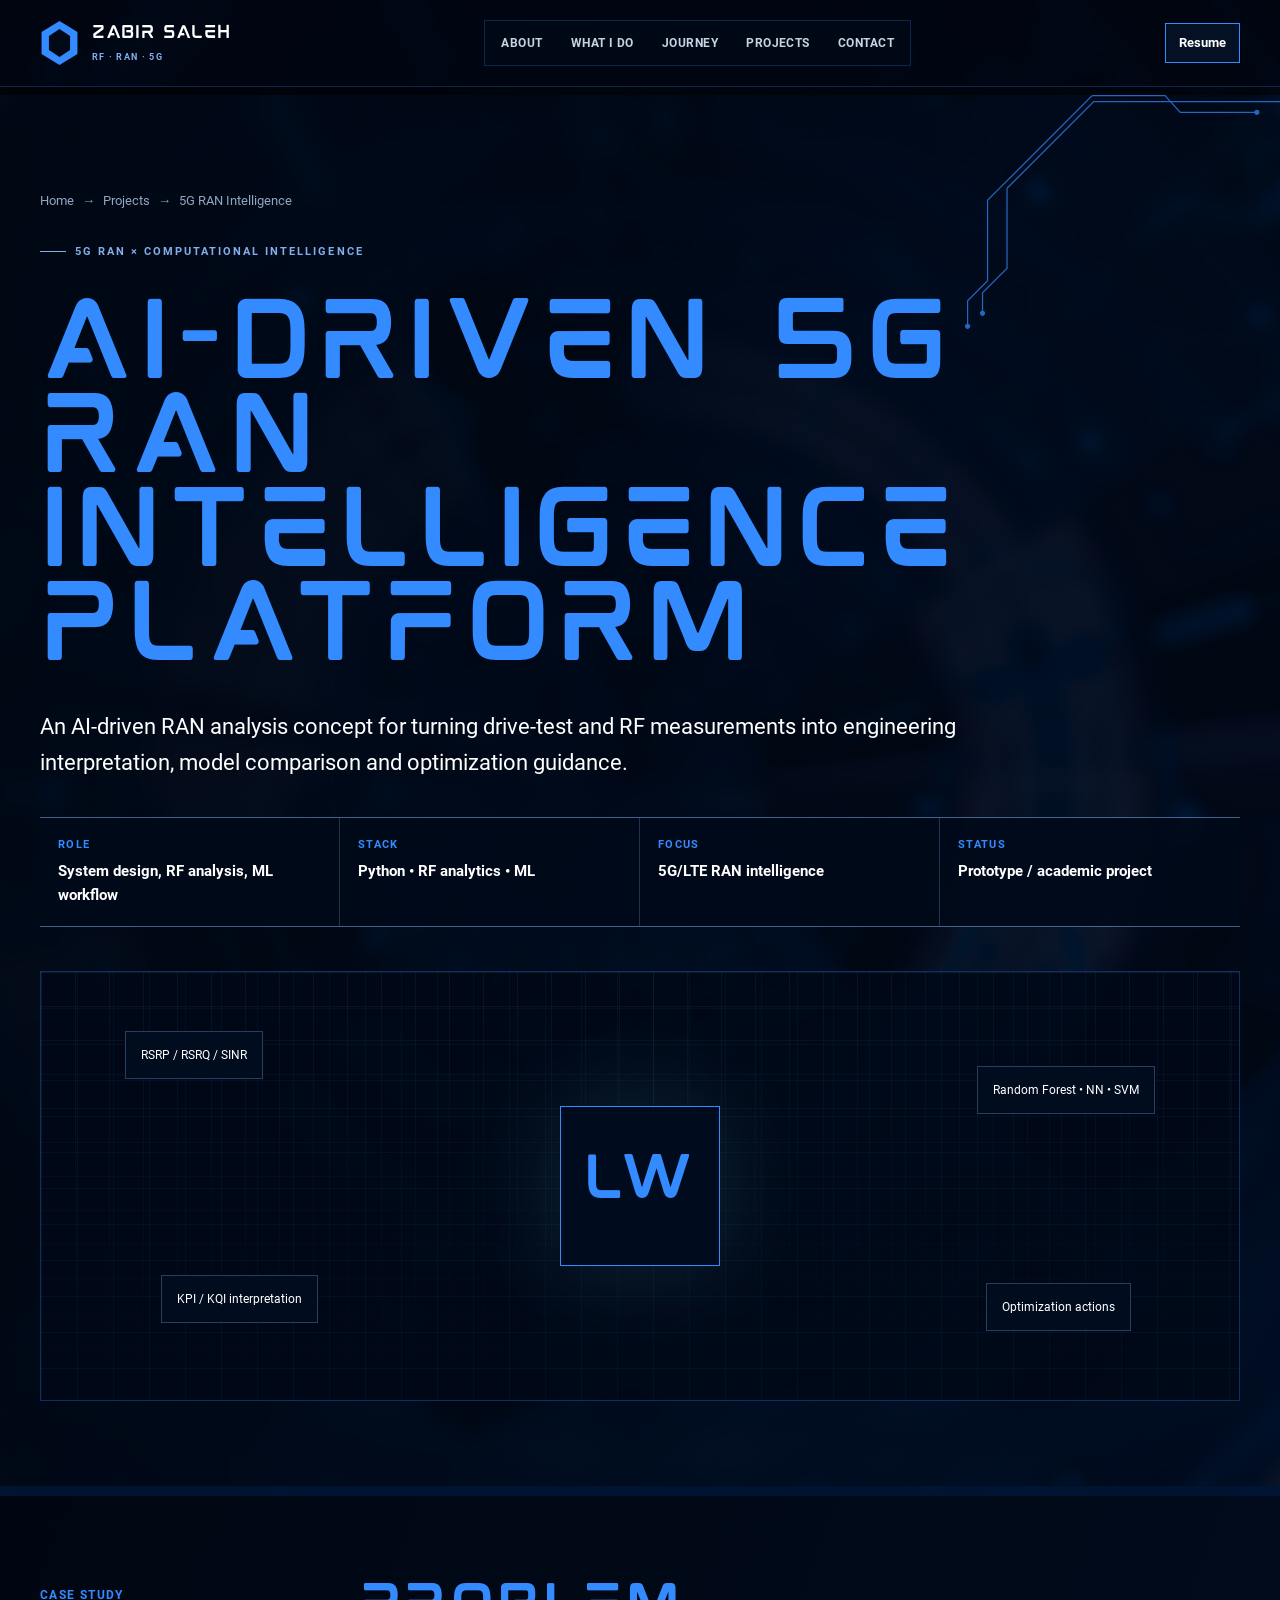
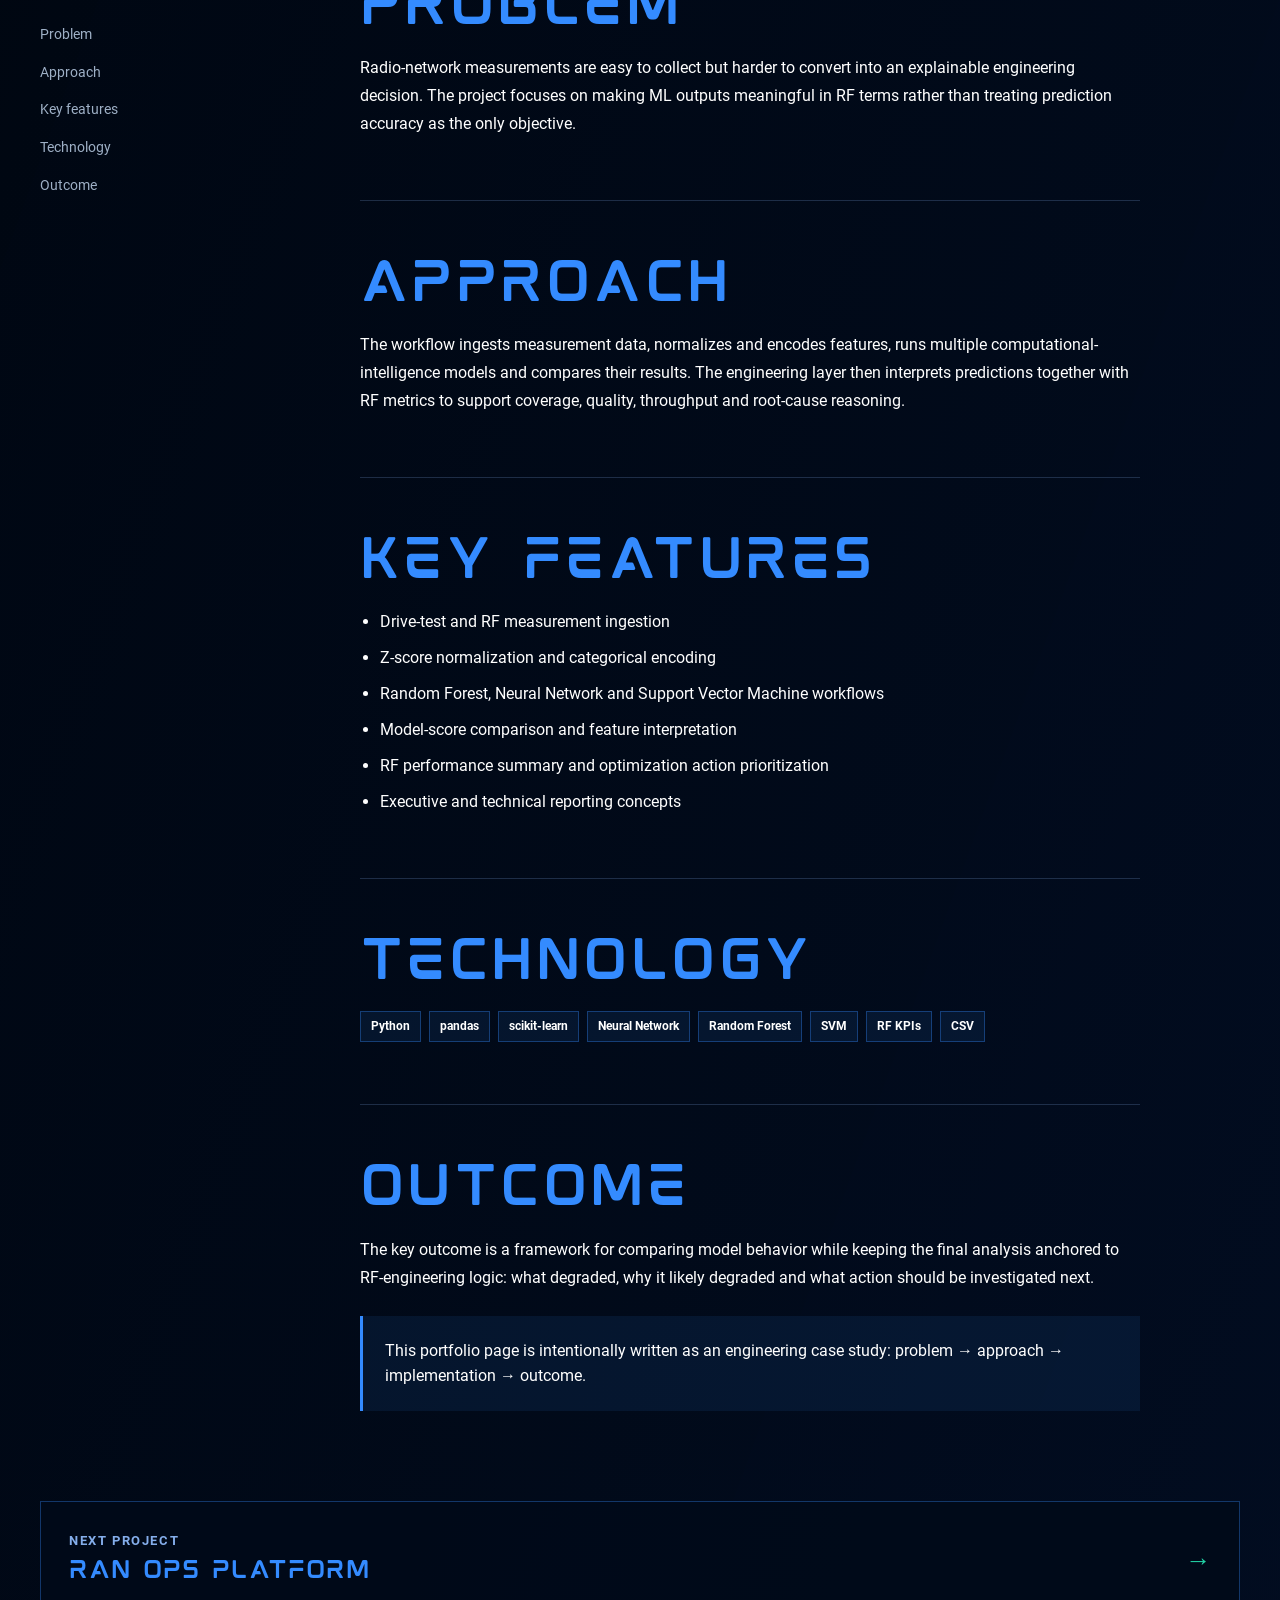
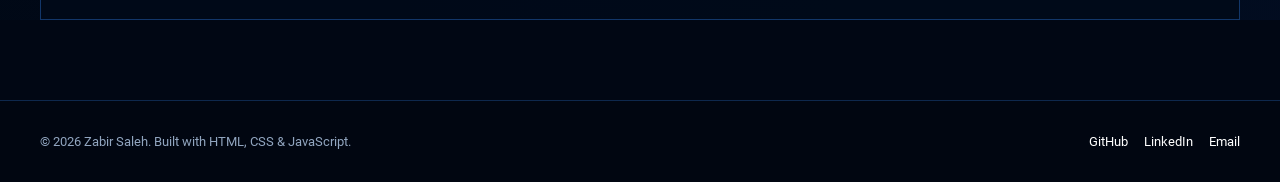
<file: projects/lazywave.html>
<!doctype html>
<html lang="en">
<head>
  <meta charset="utf-8">
  <meta name="viewport" content="width=device-width, initial-scale=1">
  <meta name="theme-color" content="#010714">
  <meta name="description" content="An AI-driven RAN analysis concept for turning drive-test and RF measurements into engineering interpretation, model comparison and optimization guidance.">
  <meta property="og:title" content="AI-Driven 5G RAN Intelligence Platform | Zabir Saleh">
  <meta property="og:description" content="An AI-driven RAN analysis concept for turning drive-test and RF measurements into engineering interpretation, model comparison and optimization guidance.">
  <meta property="og:type" content="website">
  <meta property="og:image" content="https://zabirsaleh.github.io/assets/img/tech-5g-ai.jpg">
  <meta name="twitter:card" content="summary_large_image">
  <meta name="twitter:title" content="AI-Driven 5G RAN Intelligence Platform | Zabir Saleh">
  <meta name="twitter:description" content="RF interpretation, model comparison and optimization guidance for intelligent 5G RAN analysis.">
  <meta name="twitter:image" content="https://zabirsaleh.github.io/assets/img/tech-5g-ai.jpg">
  <title>AI-Driven 5G RAN Intelligence Platform | Zabir Saleh</title>
  <link rel="icon" href="../assets/img/favicon.svg" type="image/svg+xml">
  <link rel="stylesheet" href="../assets/css/style.css">
  <link rel="stylesheet" href="../assets/css/tech-deck.css">
</head>

<body class="tech-subpage">

<header class="site-header">
  <div class="nav-wrap">
    <a class="brand-lockup" href="../index.html" aria-label="Zabir Saleh home">
      <span class="brand-mark">ZS</span>
      <span>
        <strong>Zabir Saleh</strong>
        <span>RF · RAN · 5G</span>
      </span>
    </a>

    <nav class="desktop-nav" aria-label="Primary navigation">
      <a data-section-link href="../index.html#about">About</a>
      <a data-section-link href="../index.html#services">What I Do</a>
      <a data-section-link href="../index.html#experience">Journey</a>
      <a data-section-link href="../index.html#projects">Projects</a>
      <a data-section-link href="../index.html#contact">Contact</a>
    </nav>

    <div class="nav-actions">
      <a class="btn nav-cta" href="../cv.html">Resume</a>
      <button class="menu-toggle" aria-label="Open navigation" aria-expanded="false">
        <span></span><span></span><span></span>
      </button>
    </div>
  </div>

  <nav class="mobile-nav" aria-label="Mobile navigation">
    <a href="../index.html#about">About</a>
    <a href="../index.html#services">What I Do</a>
    <a href="../index.html#experience">Journey</a>
    <a href="../index.html#projects">Projects</a>
    <a href="../index.html#contact">Contact</a>
    <a href="../cv.html">Resume</a>
  </nav>
</header>

<main class="subpage">
  <section class="project-hero">
    <div class="container">
      <div class="breadcrumb"><a href="../index.html">Home</a><span>→</span><a href="../index.html#projects">Projects</a><span>→</span><span>5G RAN Intelligence</span></div>
      <div class="eyebrow reveal" style="margin-top:32px;">5G RAN × Computational Intelligence</div>
      <h1 class="project-page-title reveal">AI-Driven 5G RAN Intelligence Platform</h1>
      <p class="project-page-lead reveal">An AI-driven RAN analysis concept for turning drive-test and RF measurements into engineering interpretation, model comparison and optimization guidance.</p>

      <div class="project-meta-grid">
        <div class="card meta-box reveal"><span>Role</span><strong>System design, RF analysis, ML workflow</strong></div>
        <div class="card meta-box reveal"><span>Stack</span><strong>Python • RF analytics • ML</strong></div>
        <div class="card meta-box reveal"><span>Focus</span><strong>5G/LTE RAN intelligence</strong></div>
        <div class="card meta-box reveal"><span>Status</span><strong>Prototype / academic project</strong></div>
      </div>

      <div class="card project-showcase reveal">
        <div class="showcase-grid"></div>
        <div class="showcase-center"><div class="showcase-core">LW</div></div>
        <div class="showcase-note note-1">RSRP / RSRQ / SINR</div><div class="showcase-note note-2">Random Forest • NN • SVM</div><div class="showcase-note note-3">KPI / KQI interpretation</div><div class="showcase-note note-4">Optimization actions</div>
      </div>
    </div>
  </section>

  <section>
    <div class="container content-grid">
      <aside class="side-index">
        <span>Case study</span>
        <a href="#problem">Problem</a>
        <a href="#approach">Approach</a>
        <a href="#features">Key features</a>
        <a href="#stack">Technology</a>
        <a href="#outcome">Outcome</a>
      </aside>

      <div class="prose">
        <section id="problem" class="reveal">
          <h2>Problem</h2>
          <p>Radio-network measurements are easy to collect but harder to convert into an explainable engineering decision. The project focuses on making ML outputs meaningful in RF terms rather than treating prediction accuracy as the only objective.</p>
        </section>

        <section id="approach" class="reveal">
          <h2>Approach</h2>
          <p>The workflow ingests measurement data, normalizes and encodes features, runs multiple computational-intelligence models and compares their results. The engineering layer then interprets predictions together with RF metrics to support coverage, quality, throughput and root-cause reasoning.</p>
        </section>

        <section id="features" class="reveal">
          <h2>Key features</h2>
          <ul><li>Drive-test and RF measurement ingestion</li><li>Z-score normalization and categorical encoding</li><li>Random Forest, Neural Network and Support Vector Machine workflows</li><li>Model-score comparison and feature interpretation</li><li>RF performance summary and optimization action prioritization</li><li>Executive and technical reporting concepts</li></ul>
        </section>

        <section id="stack" class="reveal">
          <h2>Technology</h2>
          <div class="tech-list"><span class="tag">Python</span><span class="tag">pandas</span><span class="tag">scikit-learn</span><span class="tag">Neural Network</span><span class="tag">Random Forest</span><span class="tag">SVM</span><span class="tag">RF KPIs</span><span class="tag">CSV</span></div>
        </section>

        <section id="outcome" class="reveal">
          <h2>Outcome</h2>
          <p>The key outcome is a framework for comparing model behavior while keeping the final analysis anchored to RF-engineering logic: what degraded, why it likely degraded and what action should be investigated next.</p>
          <div class="callout">This portfolio page is intentionally written as an engineering case study: problem → approach → implementation → outcome.</div>
        </section>
      </div>
    </div>

    <div class="container">
      <a class="card next-project reveal" href="ran-ops-platform.html">
        <div><small>Next project</small><strong>RAN Ops Platform</strong></div>
        <span style="font-size:1.6rem;color:var(--brand);">→</span>
      </a>
    </div>
  </section>
</main>

<footer class="site-footer">
  <div class="container footer-row">
    <div>© <span data-year></span> Zabir Saleh. Built with HTML, CSS & JavaScript.</div>
    <div class="footer-links">
      <a data-github href="#" target="_blank" rel="noreferrer">GitHub</a>
      <a data-linkedin href="#" target="_blank" rel="noreferrer">LinkedIn</a>
      <a data-email href="#">Email</a>
    </div>
  </div>
</footer>

<script src="../assets/js/main.js"></script>
</body>
</html>
</file>
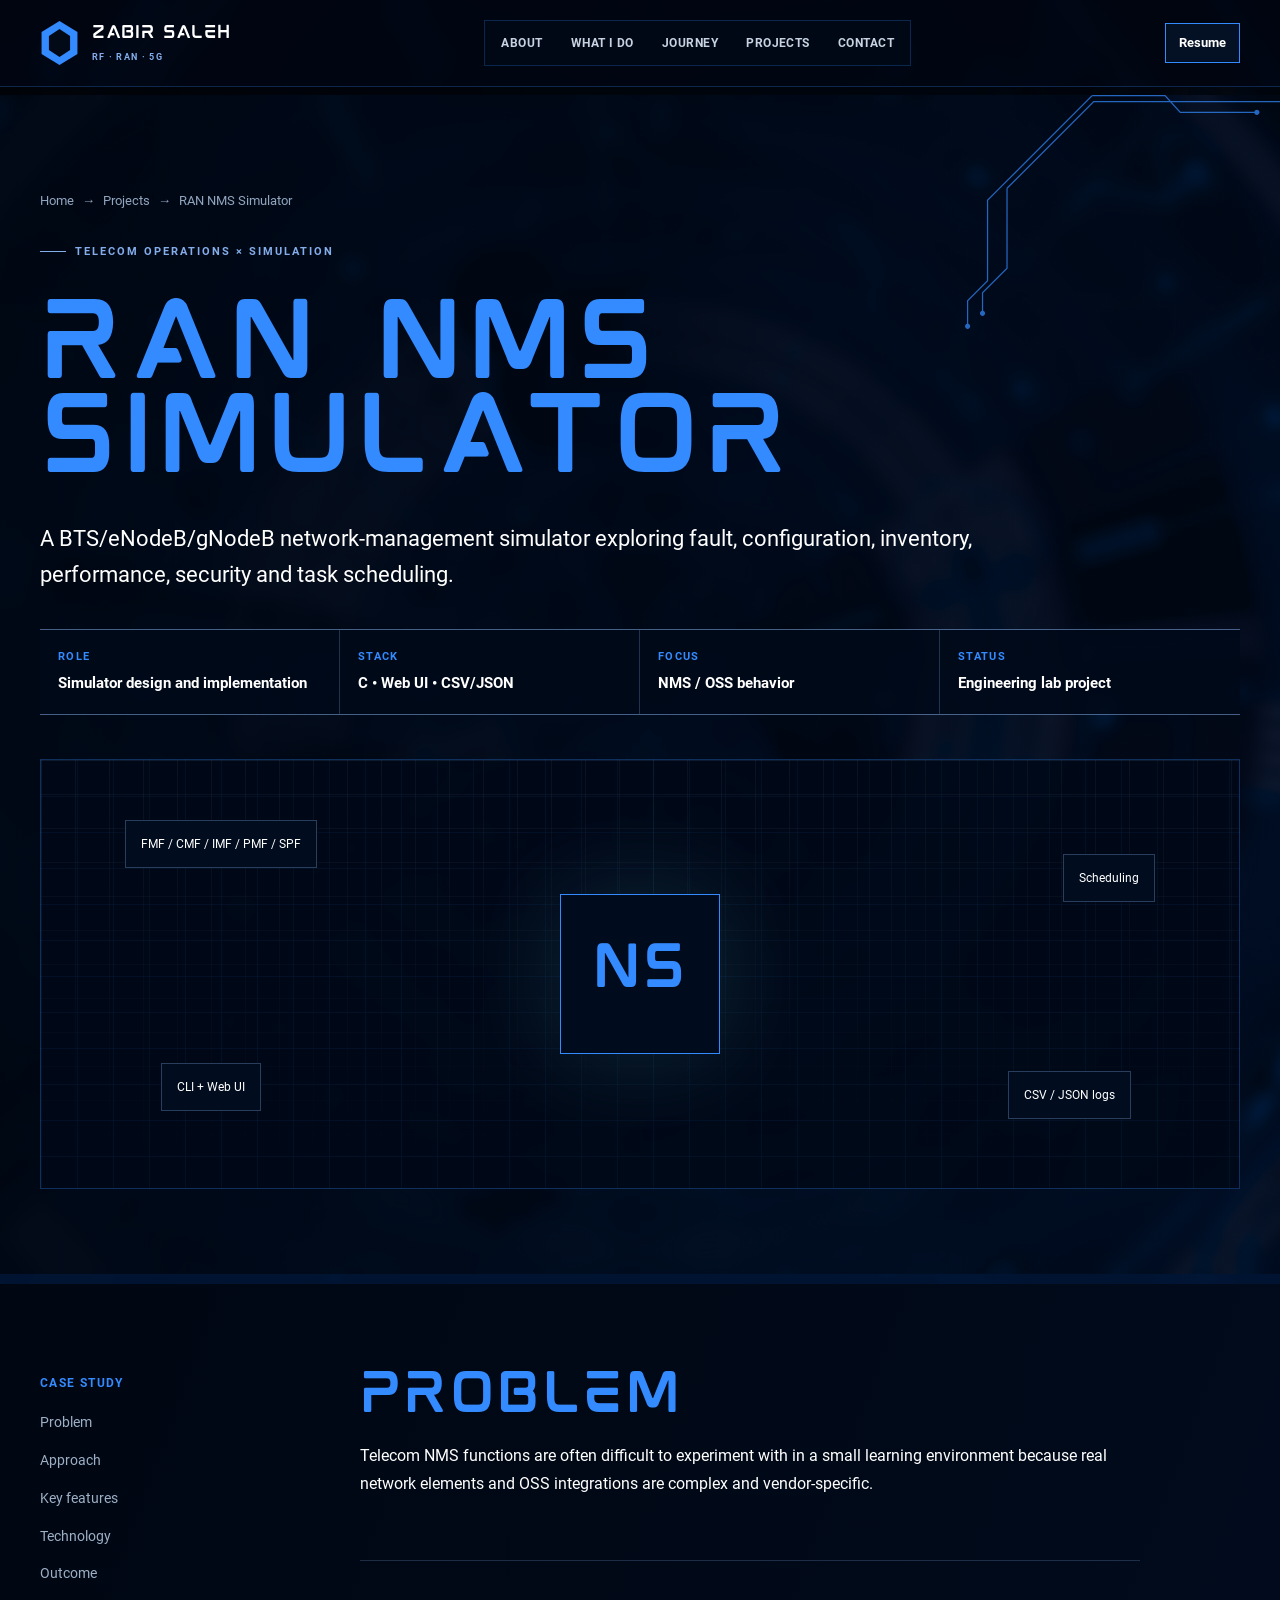
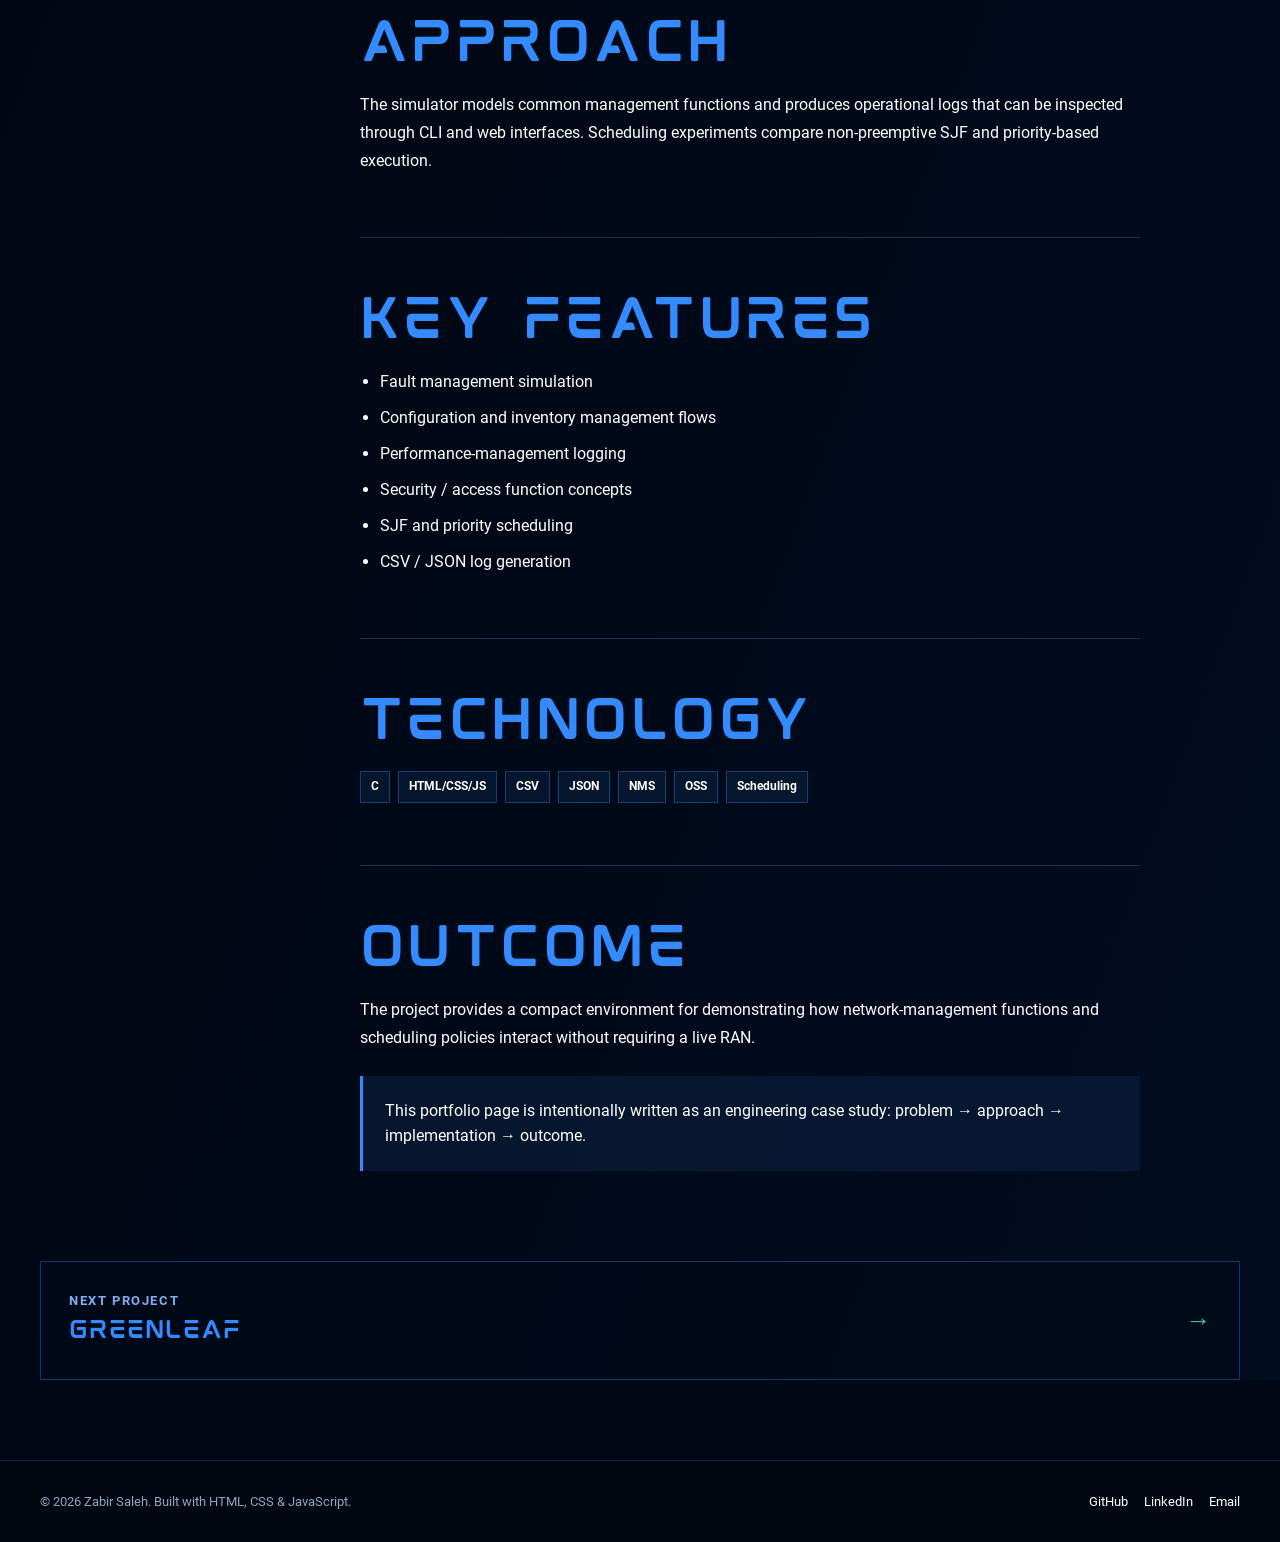
<file: projects/nms-simulator.html>
<!doctype html>
<html lang="en">
<head>
  <meta charset="utf-8">
  <meta name="viewport" content="width=device-width, initial-scale=1">
  <meta name="theme-color" content="#070b11">
  <meta name="description" content="A BTS/eNodeB/gNodeB network-management simulator exploring fault, configuration, inventory, performance, security and task scheduling.">
  <meta property="og:title" content="RAN NMS Simulator | Zabir Saleh">
  <meta property="og:description" content="A BTS/eNodeB/gNodeB network-management simulator exploring fault, configuration, inventory, performance, security and task scheduling.">
  <meta property="og:type" content="website">
  <title>RAN NMS Simulator | Zabir Saleh</title>
  <link rel="icon" href="../assets/img/favicon.svg" type="image/svg+xml">
  <link rel="stylesheet" href="../assets/css/style.css">
  <link rel="stylesheet" href="../assets/css/tech-deck.css">
</head>

<body class="tech-subpage">

<header class="site-header">
  <div class="nav-wrap">
    <a class="brand-lockup" href="../index.html" aria-label="Zabir Saleh home">
      <span class="brand-mark">ZS</span>
      <span>
        <strong>Zabir Saleh</strong>
        <span>RF · RAN · 5G</span>
      </span>
    </a>

    <nav class="desktop-nav" aria-label="Primary navigation">
      <a data-section-link href="../index.html#about">About</a>
      <a data-section-link href="../index.html#services">What I Do</a>
      <a data-section-link href="../index.html#experience">Journey</a>
      <a data-section-link href="../index.html#projects">Projects</a>
      <a data-section-link href="../index.html#contact">Contact</a>
    </nav>

    <div class="nav-actions">
      <a class="btn nav-cta" href="../cv.html">Resume</a>
      <button class="menu-toggle" aria-label="Open navigation" aria-expanded="false">
        <span></span><span></span><span></span>
      </button>
    </div>
  </div>

  <nav class="mobile-nav" aria-label="Mobile navigation">
    <a href="../index.html#about">About</a>
    <a href="../index.html#services">What I Do</a>
    <a href="../index.html#experience">Journey</a>
    <a href="../index.html#projects">Projects</a>
    <a href="../index.html#contact">Contact</a>
    <a href="../cv.html">Resume</a>
  </nav>
</header>

<main class="subpage">
  <section class="project-hero">
    <div class="container">
      <div class="breadcrumb"><a href="../index.html">Home</a><span>→</span><a href="../index.html#projects">Projects</a><span>→</span><span>RAN NMS Simulator</span></div>
      <div class="eyebrow reveal" style="margin-top:32px;">Telecom Operations × Simulation</div>
      <h1 class="project-page-title reveal">RAN NMS Simulator</h1>
      <p class="project-page-lead reveal">A BTS/eNodeB/gNodeB network-management simulator exploring fault, configuration, inventory, performance, security and task scheduling.</p>

      <div class="project-meta-grid">
        <div class="card meta-box reveal"><span>Role</span><strong>Simulator design and implementation</strong></div>
        <div class="card meta-box reveal"><span>Stack</span><strong>C • Web UI • CSV/JSON</strong></div>
        <div class="card meta-box reveal"><span>Focus</span><strong>NMS / OSS behavior</strong></div>
        <div class="card meta-box reveal"><span>Status</span><strong>Engineering lab project</strong></div>
      </div>

      <div class="card project-showcase reveal">
        <div class="showcase-grid"></div>
        <div class="showcase-center"><div class="showcase-core">NS</div></div>
        <div class="showcase-note note-1">FMF / CMF / IMF / PMF / SPF</div><div class="showcase-note note-2">Scheduling</div><div class="showcase-note note-3">CLI + Web UI</div><div class="showcase-note note-4">CSV / JSON logs</div>
      </div>
    </div>
  </section>

  <section>
    <div class="container content-grid">
      <aside class="side-index">
        <span>Case study</span>
        <a href="#problem">Problem</a>
        <a href="#approach">Approach</a>
        <a href="#features">Key features</a>
        <a href="#stack">Technology</a>
        <a href="#outcome">Outcome</a>
      </aside>

      <div class="prose">
        <section id="problem" class="reveal">
          <h2>Problem</h2>
          <p>Telecom NMS functions are often difficult to experiment with in a small learning environment because real network elements and OSS integrations are complex and vendor-specific.</p>
        </section>

        <section id="approach" class="reveal">
          <h2>Approach</h2>
          <p>The simulator models common management functions and produces operational logs that can be inspected through CLI and web interfaces. Scheduling experiments compare non-preemptive SJF and priority-based execution.</p>
        </section>

        <section id="features" class="reveal">
          <h2>Key features</h2>
          <ul><li>Fault management simulation</li><li>Configuration and inventory management flows</li><li>Performance-management logging</li><li>Security / access function concepts</li><li>SJF and priority scheduling</li><li>CSV / JSON log generation</li></ul>
        </section>

        <section id="stack" class="reveal">
          <h2>Technology</h2>
          <div class="tech-list"><span class="tag">C</span><span class="tag">HTML/CSS/JS</span><span class="tag">CSV</span><span class="tag">JSON</span><span class="tag">NMS</span><span class="tag">OSS</span><span class="tag">Scheduling</span></div>
        </section>

        <section id="outcome" class="reveal">
          <h2>Outcome</h2>
          <p>The project provides a compact environment for demonstrating how network-management functions and scheduling policies interact without requiring a live RAN.</p>
          <div class="callout">This portfolio page is intentionally written as an engineering case study: problem → approach → implementation → outcome.</div>
        </section>
      </div>
    </div>

    <div class="container">
      <a class="card next-project reveal" href="greenleaf.html">
        <div><small>Next project</small><strong>GreenLeaf</strong></div>
        <span style="font-size:1.6rem;color:var(--brand);">→</span>
      </a>
    </div>
  </section>
</main>

<footer class="site-footer">
  <div class="container footer-row">
    <div>© <span data-year></span> Zabir Saleh. Built with HTML, CSS & JavaScript.</div>
    <div class="footer-links">
      <a data-github href="#" target="_blank" rel="noreferrer">GitHub</a>
      <a data-linkedin href="#" target="_blank" rel="noreferrer">LinkedIn</a>
      <a data-email href="#">Email</a>
    </div>
  </div>
</footer>

<script src="../assets/js/main.js"></script>
</body>
</html>
</file>
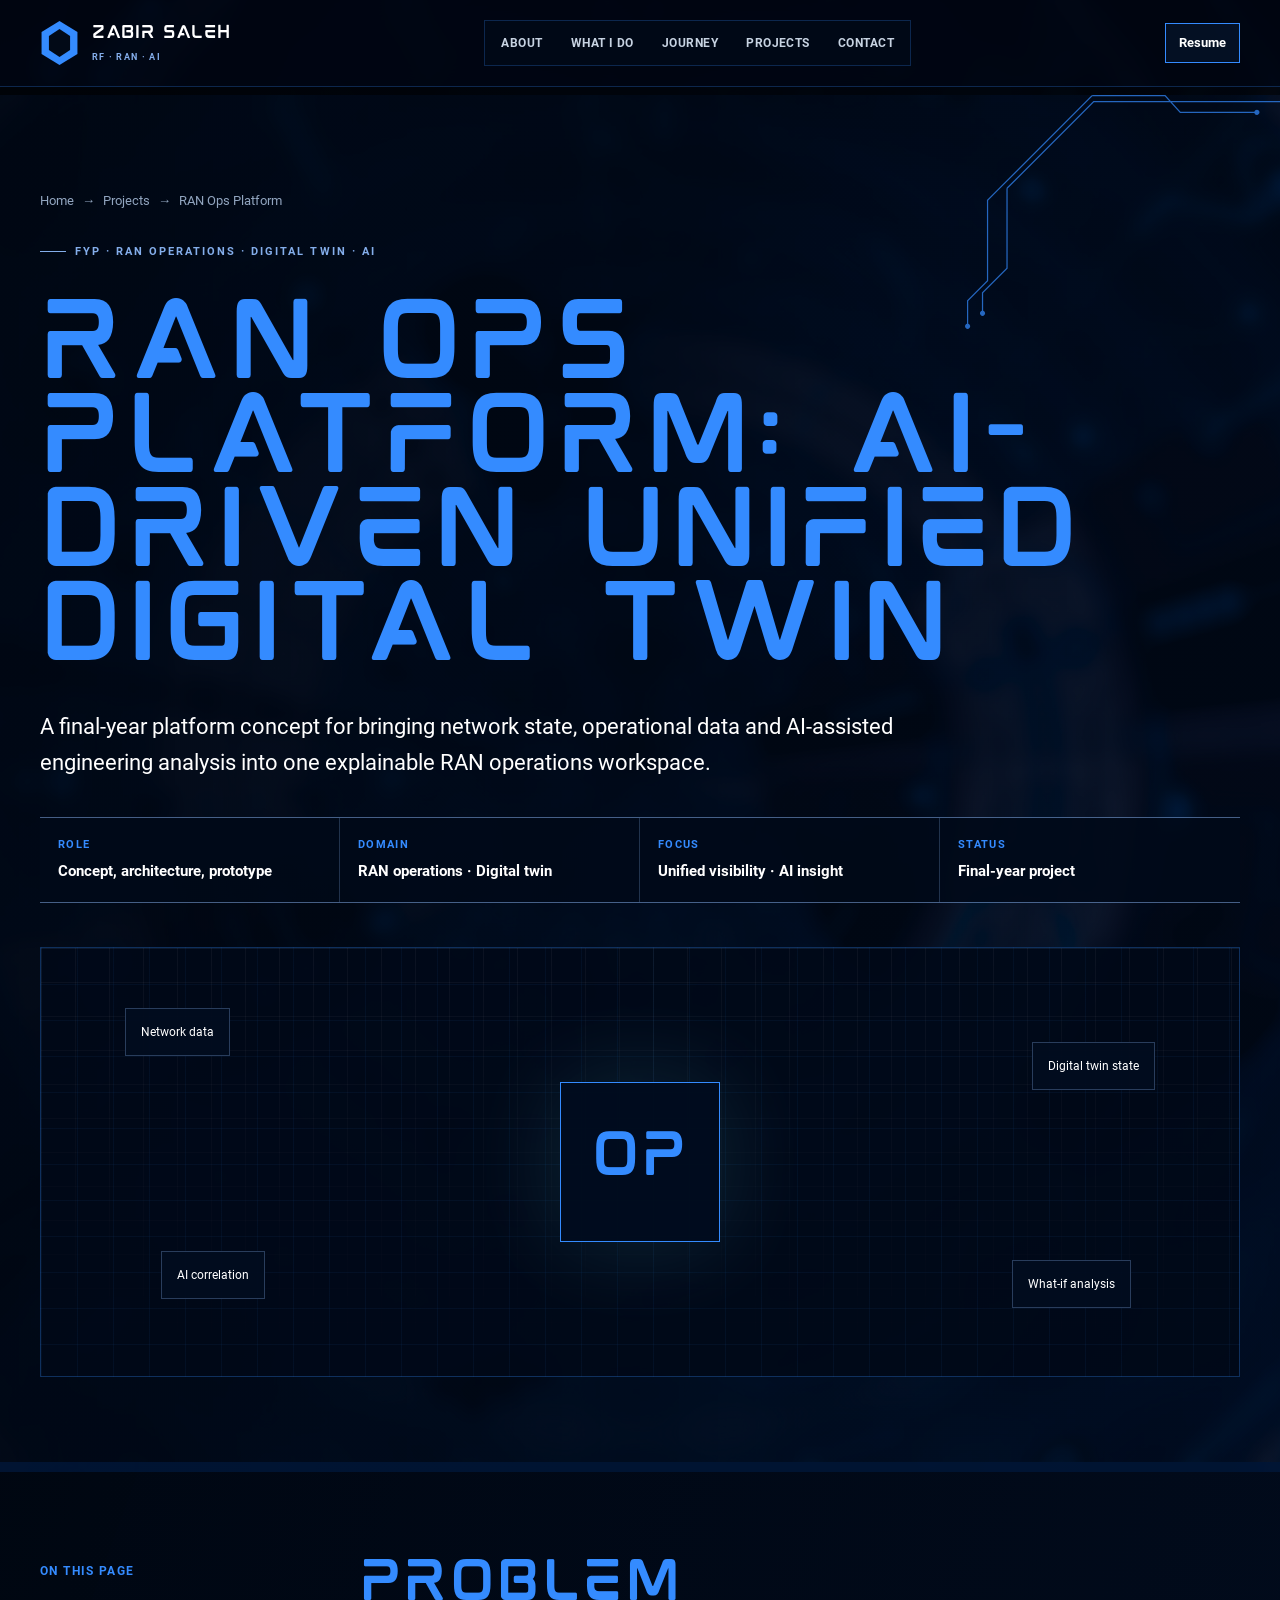
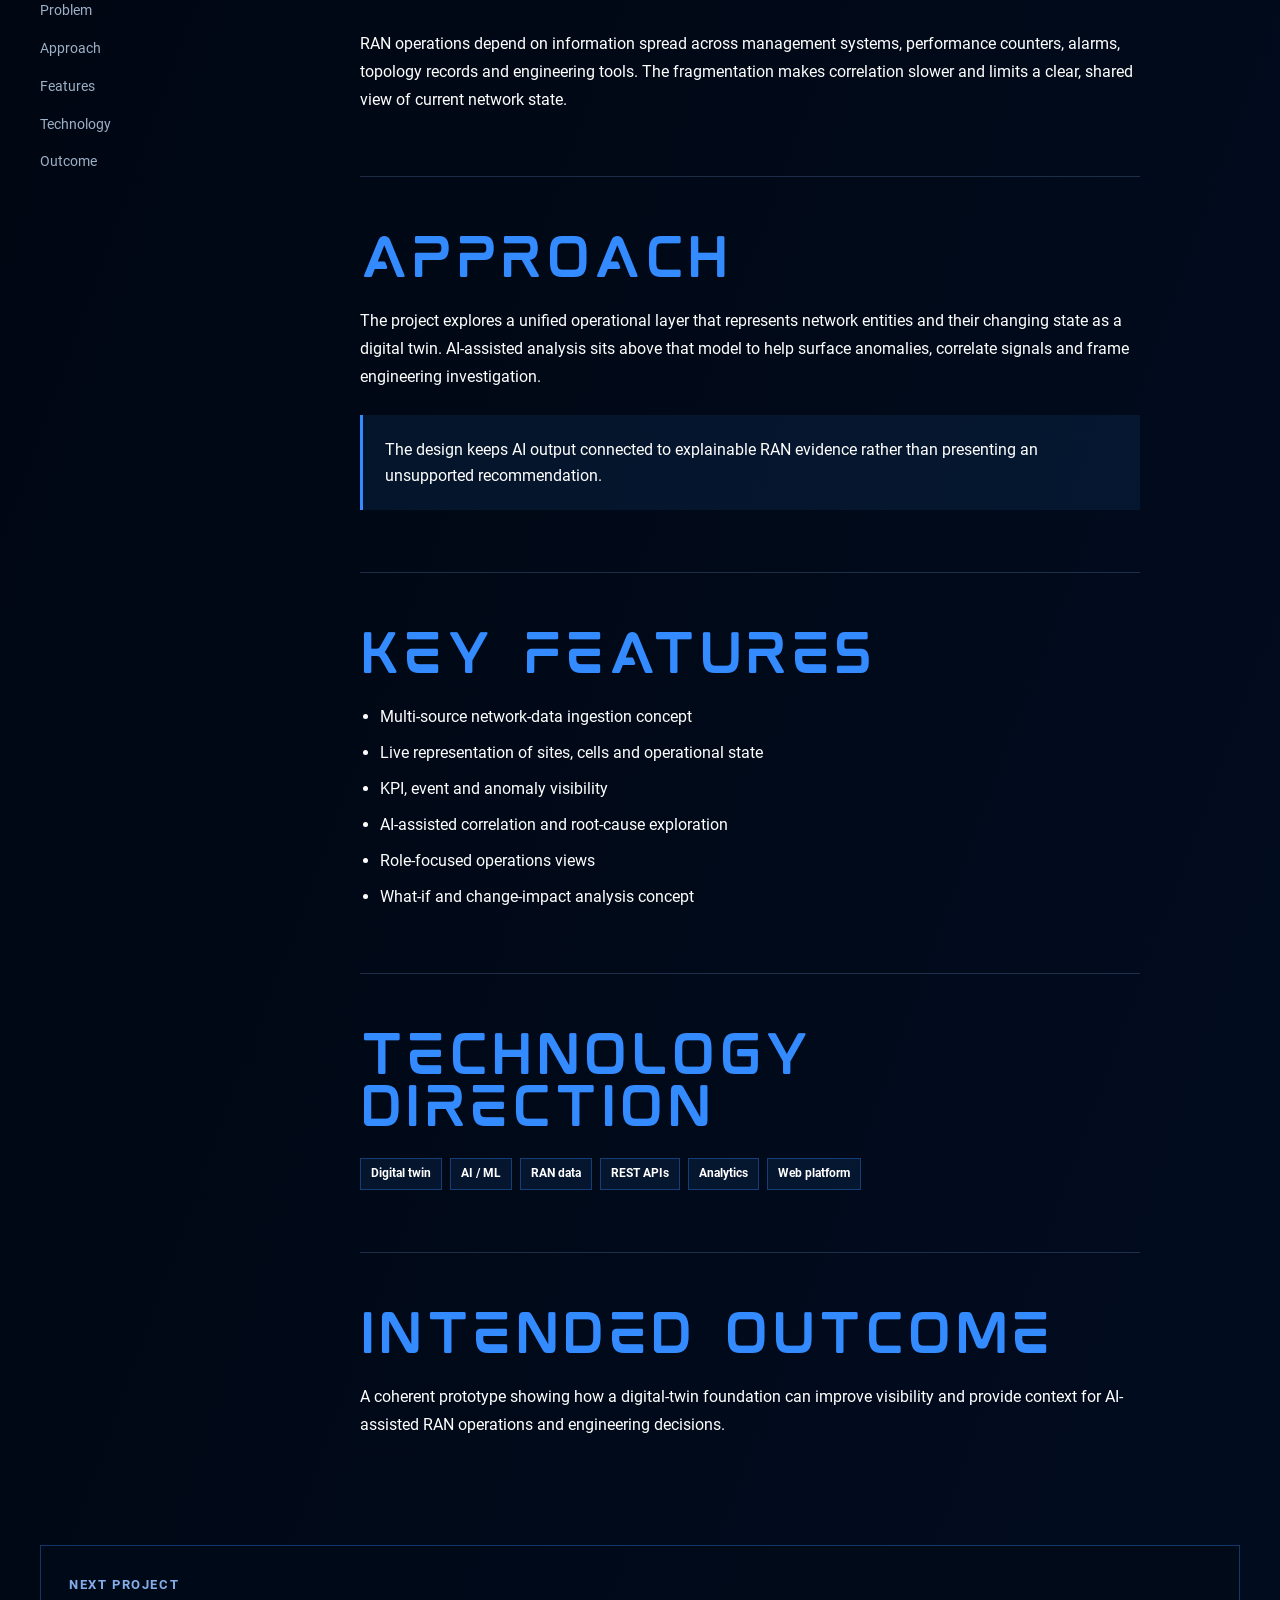
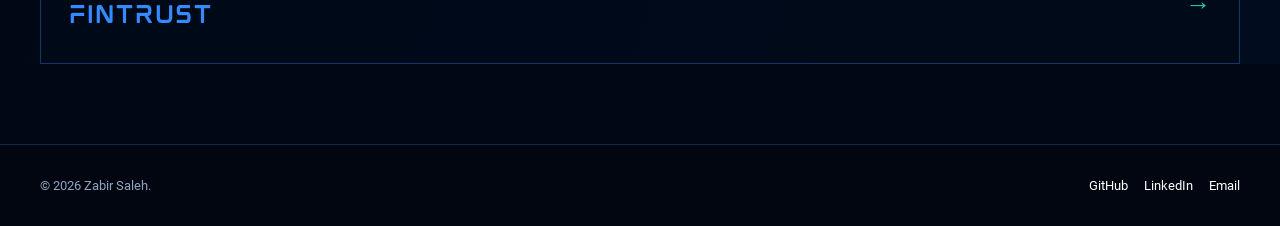
<file: projects/ran-ops-platform.html>
<!doctype html>
<html lang="en">
<head>
  <meta charset="utf-8">
  <meta name="viewport" content="width=device-width, initial-scale=1">
  <meta name="theme-color" content="#010714">
  <meta name="description" content="RAN Ops Platform: an AI-driven unified digital twin concept for telecom network operations by Zabir Saleh.">
  <meta property="og:title" content="RAN Ops Platform | Zabir Saleh">
  <meta property="og:description" content="An AI-driven unified digital twin concept for RAN operations, network visibility and engineering decisions.">
  <meta property="og:type" content="website">
  <meta property="og:image" content="https://zabirsaleh.github.io/assets/img/tech-robot.jpg">
  <meta name="twitter:card" content="summary_large_image">
  <meta name="twitter:title" content="RAN Ops Platform | Zabir Saleh">
  <meta name="twitter:description" content="An AI-driven unified digital twin concept for RAN operations, network visibility and engineering decisions.">
  <meta name="twitter:image" content="https://zabirsaleh.github.io/assets/img/tech-robot.jpg">
  <title>RAN Ops Platform | Zabir Saleh</title>
  <link rel="icon" href="../assets/img/favicon.svg" type="image/svg+xml">
  <link rel="stylesheet" href="../assets/css/style.css">
  <link rel="stylesheet" href="../assets/css/tech-deck.css">
</head>
<body class="tech-subpage">

<header class="site-header">
  <div class="nav-wrap">
    <a class="brand-lockup" href="../index.html" aria-label="Zabir Saleh home">
      <span class="brand-mark">ZS</span>
      <span><strong>Zabir Saleh</strong><span>RF · RAN · AI</span></span>
    </a>
    <nav class="desktop-nav" aria-label="Primary navigation">
      <a data-section-link href="../index.html#about">About</a>
      <a data-section-link href="../index.html#services">What I Do</a>
      <a data-section-link href="../index.html#experience">Journey</a>
      <a data-section-link href="../index.html#projects">Projects</a>
      <a data-section-link href="../index.html#contact">Contact</a>
    </nav>
    <div class="nav-actions">
      <a class="btn nav-cta" href="../cv.html">Resume</a>
      <button class="menu-toggle" aria-label="Open navigation" aria-expanded="false"><span></span><span></span><span></span></button>
    </div>
  </div>
  <nav class="mobile-nav" aria-label="Mobile navigation">
    <a href="../index.html#about">About</a>
    <a href="../index.html#services">What I Do</a>
    <a href="../index.html#experience">Journey</a>
    <a href="../index.html#projects">Projects</a>
    <a href="../index.html#contact">Contact</a>
    <a href="../cv.html">Resume</a>
  </nav>
</header>

<main class="subpage">
  <section class="project-hero">
    <div class="container">
      <div class="breadcrumb"><a href="../index.html">Home</a><span>→</span><a href="../index.html#projects">Projects</a><span>→</span><span>RAN Ops Platform</span></div>
      <div class="eyebrow reveal" style="margin-top:32px;">FYP · RAN operations · Digital twin · AI</div>
      <h1 class="project-page-title reveal">RAN Ops Platform: AI-Driven Unified Digital Twin</h1>
      <p class="project-page-lead reveal">A final-year platform concept for bringing network state, operational data and AI-assisted engineering analysis into one explainable RAN operations workspace.</p>

      <div class="project-meta-grid">
        <div class="card meta-box reveal"><span>Role</span><strong>Concept, architecture, prototype</strong></div>
        <div class="card meta-box reveal"><span>Domain</span><strong>RAN operations · Digital twin</strong></div>
        <div class="card meta-box reveal"><span>Focus</span><strong>Unified visibility · AI insight</strong></div>
        <div class="card meta-box reveal"><span>Status</span><strong>Final-year project</strong></div>
      </div>

      <div class="card project-showcase reveal" aria-label="RAN Ops Platform concept map">
        <div class="showcase-grid"></div>
        <div class="showcase-note note-1">Network data</div>
        <div class="showcase-note note-2">Digital twin state</div>
        <div class="showcase-note note-3">AI correlation</div>
        <div class="showcase-note note-4">What-if analysis</div>
        <div class="showcase-center"><div class="showcase-core">OP</div></div>
      </div>
    </div>
  </section>

  <section>
    <div class="container content-grid">
      <aside class="side-index">
        <span>On this page</span>
        <a href="#problem">Problem</a><a href="#approach">Approach</a><a href="#features">Features</a><a href="#technology">Technology</a><a href="#outcome">Outcome</a>
      </aside>
      <article class="prose">
        <section id="problem" class="reveal">
          <h2>Problem</h2>
          <p>RAN operations depend on information spread across management systems, performance counters, alarms, topology records and engineering tools. The fragmentation makes correlation slower and limits a clear, shared view of current network state.</p>
        </section>
        <section id="approach" class="reveal">
          <h2>Approach</h2>
          <p>The project explores a unified operational layer that represents network entities and their changing state as a digital twin. AI-assisted analysis sits above that model to help surface anomalies, correlate signals and frame engineering investigation.</p>
          <div class="callout">The design keeps AI output connected to explainable RAN evidence rather than presenting an unsupported recommendation.</div>
        </section>
        <section id="features" class="reveal">
          <h2>Key features</h2>
          <ul><li>Multi-source network-data ingestion concept</li><li>Live representation of sites, cells and operational state</li><li>KPI, event and anomaly visibility</li><li>AI-assisted correlation and root-cause exploration</li><li>Role-focused operations views</li><li>What-if and change-impact analysis concept</li></ul>
        </section>
        <section id="technology" class="reveal">
          <h2>Technology direction</h2>
          <div class="tech-list"><span class="tag">Digital twin</span><span class="tag">AI / ML</span><span class="tag">RAN data</span><span class="tag">REST APIs</span><span class="tag">Analytics</span><span class="tag">Web platform</span></div>
        </section>
        <section id="outcome" class="reveal">
          <h2>Intended outcome</h2>
          <p>A coherent prototype showing how a digital-twin foundation can improve visibility and provide context for AI-assisted RAN operations and engineering decisions.</p>
        </section>
      </article>
    </div>
    <div class="container">
      <a class="card next-project reveal" href="fintrust.html"><div><small>Next project</small><strong>FINTRUST</strong></div><span style="font-size:1.6rem;color:var(--brand);">→</span></a>
    </div>
  </section>
</main>

<footer class="site-footer">
  <div class="container footer-row"><div>© <span data-year></span> Zabir Saleh.</div><div class="footer-links"><a data-github href="#" target="_blank" rel="noreferrer">GitHub</a><a data-linkedin href="#" target="_blank" rel="noreferrer">LinkedIn</a><a data-email href="#">Email</a></div></div>
</footer>
<script src="../assets/js/main.js"></script>
</body>
</html>
</file>
<file: assets/css/style.css>
:root {
  --bg: #070b11;
  --bg-soft: #0c121b;
  --panel: rgba(17, 25, 37, 0.84);
  --panel-strong: #111925;
  --text: #eef5ff;
  --muted: #96a4b7;
  --line: rgba(255,255,255,.10);
  --line-strong: rgba(255,255,255,.16);
  --brand: #22d3a6;
  --brand-2: #4ade80;
  --brand-3: #5eead4;
  --warn: #ffc66d;
  --danger: #ff8b9b;
  --radius: 24px;
  --radius-sm: 14px;
  --shadow: 0 24px 70px rgba(0,0,0,.35);
  --max: 1180px;
}

* { box-sizing: border-box; }

html {
  scroll-behavior: smooth;
  scroll-padding-top: 92px;
}

body {
  margin: 0;
  min-width: 320px;
  color: var(--text);
  background:
    radial-gradient(circle at 14% 18%, rgba(102,227,255,.08), transparent 28%),
    radial-gradient(circle at 86% 12%, rgba(159,136,255,.08), transparent 30%),
    var(--bg);
  font-family: Inter, ui-sans-serif, system-ui, -apple-system, BlinkMacSystemFont, "Segoe UI", sans-serif;
  -webkit-font-smoothing: antialiased;
  line-height: 1.6;
}

body::before {
  content: "";
  position: fixed;
  inset: 0;
  z-index: -2;
  pointer-events: none;
  background-image:
    linear-gradient(rgba(255,255,255,.026) 1px, transparent 1px),
    linear-gradient(90deg, rgba(255,255,255,.026) 1px, transparent 1px);
  background-size: 48px 48px;
  mask-image: radial-gradient(circle at center, #000 20%, transparent 92%);
}

body::after {
  content: "";
  position: fixed;
  inset: 0;
  z-index: -3;
  pointer-events: none;
  background:
    radial-gradient(1px 1px at 10% 20%, rgba(255,255,255,.55), transparent),
    radial-gradient(1px 1px at 23% 70%, rgba(255,255,255,.28), transparent),
    radial-gradient(1px 1px at 62% 18%, rgba(255,255,255,.42), transparent),
    radial-gradient(1px 1px at 78% 62%, rgba(255,255,255,.30), transparent),
    radial-gradient(1px 1px at 92% 32%, rgba(255,255,255,.34), transparent);
}

::selection {
  background: rgba(102,227,255,.28);
  color: white;
}

a { color: inherit; text-decoration: none; }
img { max-width: 100%; display: block; }
button, input, textarea { font: inherit; }

.container {
  width: min(var(--max), calc(100% - 40px));
  margin-inline: auto;
}

.section {
  padding: 96px 0;
}

.section-tight { padding: 70px 0; }

.eyebrow {
  display: inline-flex;
  align-items: center;
  gap: 9px;
  margin-bottom: 16px;
  color: var(--brand);
  font-size: .76rem;
  font-weight: 800;
  letter-spacing: .15em;
  text-transform: uppercase;
}

.eyebrow::before {
  content: "";
  width: 26px;
  height: 1px;
  background: currentColor;
}

.section-title {
  margin: 0;
  max-width: 800px;
  font-size: clamp(2.15rem, 5vw, 4.35rem);
  line-height: 1.02;
  letter-spacing: -.055em;
}

.section-title em,
.hero-title em {
  font-family: Georgia, "Times New Roman", serif;
  font-weight: 400;
  color: rgba(238,245,255,.88);
}

.section-copy {
  max-width: 720px;
  margin-top: 24px;
  color: var(--muted);
  font-size: 1.03rem;
}

.muted { color: var(--muted); }
.small { font-size: .9rem; }

.grid-2 {
  display: grid;
  grid-template-columns: repeat(2, minmax(0,1fr));
  gap: 24px;
}

.grid-3 {
  display: grid;
  grid-template-columns: repeat(3, minmax(0,1fr));
  gap: 20px;
}

.grid-4 {
  display: grid;
  grid-template-columns: repeat(4, minmax(0,1fr));
  gap: 16px;
}

.card {
  border: 1px solid var(--line);
  background:
    linear-gradient(180deg, rgba(255,255,255,.035), rgba(255,255,255,.012)),
    var(--panel);
  border-radius: var(--radius);
  box-shadow: inset 0 1px 0 rgba(255,255,255,.035);
}

.glass {
  backdrop-filter: blur(16px);
  -webkit-backdrop-filter: blur(16px);
}

.tag {
  display: inline-flex;
  align-items: center;
  min-height: 30px;
  padding: 5px 10px;
  border: 1px solid var(--line);
  border-radius: 999px;
  color: #b9c6d7;
  background: rgba(255,255,255,.025);
  font-size: .77rem;
  font-weight: 700;
}

.tag.brand { color: var(--brand); border-color: rgba(102,227,255,.24); }
.tag.green { color: var(--brand-2); border-color: rgba(125,240,165,.24); }
.tag.purple { color: #b6a6ff; border-color: rgba(159,136,255,.26); }

.btn {
  display: inline-flex;
  align-items: center;
  justify-content: center;
  gap: 9px;
  min-height: 46px;
  padding: 11px 18px;
  border: 1px solid var(--line);
  border-radius: 13px;
  background: rgba(255,255,255,.035);
  color: white;
  font-weight: 750;
  cursor: pointer;
  transition: transform .2s ease, border-color .2s ease, background .2s ease;
}

.btn:hover {
  transform: translateY(-2px);
  border-color: var(--line-strong);
  background: rgba(255,255,255,.065);
}

.btn-primary {
  border-color: rgba(102,227,255,.32);
  color: #061019;
  background: linear-gradient(135deg, var(--brand), #99f3ff);
  box-shadow: 0 12px 35px rgba(102,227,255,.16);
}

.btn-primary:hover { background: linear-gradient(135deg, #83e9ff, #b6f7ff); }

.icon {
  width: 18px;
  height: 18px;
  display: inline-block;
  flex: 0 0 18px;
}

/* Header */
.site-header {
  position: fixed;
  inset: 0 0 auto;
  z-index: 100;
  background: linear-gradient(180deg, rgba(7,11,17,.92), rgba(7,11,17,.72), transparent);
  backdrop-filter: blur(10px);
  -webkit-backdrop-filter: blur(10px);
}

.nav-wrap {
  width: min(var(--max), calc(100% - 40px));
  min-height: 78px;
  margin-inline: auto;
  display: flex;
  align-items: center;
  justify-content: space-between;
  gap: 24px;
}

.brand-lockup {
  display: flex;
  align-items: center;
  gap: 12px;
}

.brand-mark {
  width: 38px;
  height: 38px;
  display: grid;
  place-items: center;
  border-radius: 12px;
  border: 1px solid rgba(102,227,255,.30);
  background:
    radial-gradient(circle at 30% 20%, rgba(102,227,255,.25), transparent 50%),
    #0d1621;
  color: var(--brand);
  font-size: .82rem;
  font-weight: 900;
  letter-spacing: -.02em;
}

.brand-lockup strong {
  display: block;
  font-size: .92rem;
  letter-spacing: -.02em;
}

.brand-lockup span {
  display: block;
  color: var(--muted);
  font-size: .72rem;
}

.brand-lockup .brand-mark { display: grid; }

.desktop-nav {
  display: flex;
  align-items: center;
  gap: 6px;
  padding: 5px;
  border: 1px solid var(--line);
  border-radius: 999px;
  background: rgba(14,21,31,.7);
}

.desktop-nav a {
  padding: 8px 13px;
  border-radius: 999px;
  color: #a7b4c5;
  font-size: .84rem;
  font-weight: 700;
  transition: color .2s ease, background .2s ease;
}

.desktop-nav a:hover,
.desktop-nav a.active {
  color: white;
  background: rgba(255,255,255,.07);
}

.nav-actions {
  display: flex;
  align-items: center;
  gap: 10px;
}

.nav-cta {
  min-height: 40px;
  padding: 8px 13px;
  font-size: .84rem;
}

.menu-toggle {
  display: none;
  width: 42px;
  height: 42px;
  border: 1px solid var(--line);
  border-radius: 12px;
  background: rgba(255,255,255,.035);
  color: white;
  cursor: pointer;
}

.menu-toggle span {
  display: block;
  width: 18px;
  height: 2px;
  margin: 4px auto;
  border-radius: 2px;
  background: currentColor;
  transition: transform .25s ease, opacity .25s ease;
}

.menu-toggle.open span:first-child { transform: translateY(6px) rotate(45deg); }
.menu-toggle.open span:nth-child(2) { opacity: 0; }
.menu-toggle.open span:last-child { transform: translateY(-6px) rotate(-45deg); }

.mobile-nav {
  display: none;
  width: min(var(--max), calc(100% - 40px));
  margin: -4px auto 12px;
  padding: 12px;
  border: 1px solid var(--line);
  border-radius: 18px;
  background: rgba(14,21,31,.96);
  box-shadow: var(--shadow);
}

.mobile-nav.open { display: grid; }

.mobile-nav a {
  padding: 11px 12px;
  border-radius: 10px;
  color: #b7c2d1;
  font-weight: 750;
}

.mobile-nav a:hover,
.mobile-nav a.active {
  color: white;
  background: rgba(255,255,255,.05);
}

/* Hero */
.hero {
  position: relative;
  min-height: 100vh;
  padding: 138px 0 70px;
  display: grid;
  align-items: center;
  overflow: hidden;
}

.hero-grid {
  display: grid;
  grid-template-columns: 1.05fr .95fr;
  gap: 58px;
  align-items: center;
}

.hero-kicker {
  display: inline-flex;
  gap: 10px;
  align-items: center;
  margin-bottom: 18px;
  color: #b9c6d7;
  font-size: .86rem;
  font-weight: 700;
}

.status-dot {
  width: 8px;
  height: 8px;
  border-radius: 50%;
  background: var(--brand-2);
  box-shadow: 0 0 0 5px rgba(125,240,165,.08), 0 0 20px rgba(125,240,165,.35);
}

.hero-title {
  margin: 0;
  max-width: 790px;
  font-size: clamp(3.35rem, 7.2vw, 7.15rem);
  line-height: .91;
  letter-spacing: -.075em;
}

.hero-title .accent {
  color: var(--brand);
}

.hero-desc {
  max-width: 650px;
  margin: 28px 0 0;
  color: var(--muted);
  font-size: clamp(1rem, 1.5vw, 1.12rem);
}

.hero-actions {
  display: flex;
  flex-wrap: wrap;
  gap: 12px;
  margin-top: 32px;
}

.hero-meta {
  display: flex;
  flex-wrap: wrap;
  gap: 20px;
  margin-top: 34px;
  color: #7f8da0;
  font-size: .82rem;
}

.hero-meta strong {
  display: block;
  margin-bottom: 2px;
  color: #dce6f2;
  font-size: .92rem;
}

.hero-visual {
  position: relative;
  min-height: 520px;
}

.network-stage {
  position: absolute;
  inset: 20px 0 0;
  overflow: hidden;
  border: 1px solid var(--line);
  border-radius: 34px;
  background:
    radial-gradient(circle at 50% 38%, rgba(102,227,255,.12), transparent 28%),
    radial-gradient(circle at 20% 80%, rgba(159,136,255,.10), transparent 30%),
    linear-gradient(180deg, rgba(255,255,255,.035), rgba(255,255,255,.012)),
    #0b1119;
  box-shadow: var(--shadow), inset 0 1px 0 rgba(255,255,255,.05);
}

.network-stage::before {
  content: "";
  position: absolute;
  inset: 0;
  background-image:
    linear-gradient(rgba(255,255,255,.035) 1px, transparent 1px),
    linear-gradient(90deg, rgba(255,255,255,.035) 1px, transparent 1px);
  background-size: 32px 32px;
  mask-image: linear-gradient(to bottom, #000, transparent 92%);
}

.radar {
  position: absolute;
  left: 50%;
  top: 47%;
  width: 290px;
  aspect-ratio: 1;
  transform: translate(-50%, -50%);
}

.ring {
  position: absolute;
  inset: 0;
  border: 1px solid rgba(102,227,255,.18);
  border-radius: 50%;
}

.ring:nth-child(2) { inset: 18%; }
.ring:nth-child(3) { inset: 36%; }

.radar::before,
.radar::after {
  content: "";
  position: absolute;
  left: 50%;
  top: 50%;
  background: linear-gradient(90deg, transparent, rgba(102,227,255,.28), transparent);
  transform-origin: center;
}
.radar::before { width: 100%; height: 1px; transform: translate(-50%, -50%) rotate(23deg); }
.radar::after { width: 1px; height: 100%; transform: translate(-50%, -50%) rotate(23deg); }

.core-node {
  position: absolute;
  left: 50%;
  top: 50%;
  width: 58px;
  height: 58px;
  display: grid;
  place-items: center;
  transform: translate(-50%, -50%);
  border: 1px solid rgba(102,227,255,.45);
  border-radius: 18px;
  background: #0c1822;
  color: var(--brand);
  font-size: 1.28rem;
  font-weight: 900;
  box-shadow: 0 0 60px rgba(102,227,255,.15);
}

.signal-node {
  position: absolute;
  width: 10px;
  height: 10px;
  border-radius: 50%;
  background: var(--brand);
  box-shadow: 0 0 20px rgba(102,227,255,.7);
}
.node-a { left: 18%; top: 28%; }
.node-b { right: 16%; top: 35%; background: var(--brand-2); box-shadow: 0 0 20px rgba(125,240,165,.65); }
.node-c { left: 26%; bottom: 20%; background: #b29eff; box-shadow: 0 0 20px rgba(159,136,255,.7); }
.node-d { right: 22%; bottom: 18%; background: var(--warn); box-shadow: 0 0 20px rgba(255,198,109,.6); }

.metric-card {
  position: absolute;
  min-width: 150px;
  padding: 13px 14px;
  border: 1px solid var(--line);
  border-radius: 16px;
  background: rgba(12,18,27,.84);
  backdrop-filter: blur(10px);
  box-shadow: 0 14px 40px rgba(0,0,0,.25);
}

.metric-card span {
  display: block;
  color: var(--muted);
  font-size: .67rem;
  font-weight: 700;
  letter-spacing: .09em;
  text-transform: uppercase;
}

.metric-card strong {
  display: block;
  margin-top: 3px;
  font-size: 1.25rem;
  letter-spacing: -.03em;
}

.metric-card small { color: #7c8ca0; font-size: .72rem; }
.metric-a { left: 24px; top: 25px; }
.metric-b { right: 22px; top: 86px; }
.metric-c { left: 28px; bottom: 35px; }
.metric-d { right: 26px; bottom: 28px; }

.scroll-cue {
  position: absolute;
  left: 50%;
  bottom: 24px;
  display: inline-flex;
  align-items: center;
  gap: 9px;
  transform: translateX(-50%);
  color: #718095;
  font-size: .75rem;
  font-weight: 700;
  letter-spacing: .1em;
  text-transform: uppercase;
}

.scroll-cue::before {
  content: "";
  width: 22px;
  height: 32px;
  border: 1px solid rgba(255,255,255,.15);
  border-radius: 999px;
}

/* Stats */
.stats-row {
  display: grid;
  grid-template-columns: repeat(4, minmax(0,1fr));
  gap: 14px;
  margin-top: 42px;
}

.stat-card {
  min-height: 142px;
  padding: 22px;
}

.stat-card strong {
  display: block;
  font-size: clamp(1.8rem, 4vw, 3rem);
  line-height: 1;
  letter-spacing: -.055em;
}

.stat-card span {
  display: block;
  margin-top: 10px;
  color: var(--muted);
  font-size: .84rem;
}

/* Expertise */
.expertise-grid {
  display: grid;
  grid-template-columns: repeat(3, minmax(0,1fr));
  gap: 18px;
  margin-top: 44px;
}

.expertise-card {
  min-height: 250px;
  padding: 24px;
  position: relative;
  overflow: hidden;
  transition: transform .25s ease, border-color .25s ease;
}

.expertise-card:hover {
  transform: translateY(-6px);
  border-color: var(--line-strong);
}

.expertise-card::after {
  content: "";
  position: absolute;
  width: 180px;
  height: 180px;
  right: -55px;
  top: -70px;
  border-radius: 50%;
  background: radial-gradient(circle, rgba(102,227,255,.10), transparent 70%);
}

.expertise-number {
  color: #65758a;
  font-size: .72rem;
  font-weight: 800;
  letter-spacing: .12em;
}

.expertise-card h3 {
  margin: 56px 0 0;
  font-size: 1.34rem;
  letter-spacing: -.035em;
}

.expertise-card p {
  margin: 11px 0 0;
  color: var(--muted);
  font-size: .92rem;
}

/* Experience timeline */
.timeline {
  margin-top: 44px;
  border-top: 1px solid var(--line);
}

.timeline-item {
  display: grid;
  grid-template-columns: 170px 1fr auto;
  gap: 30px;
  padding: 30px 0;
  border-bottom: 1px solid var(--line);
}

.timeline-period {
  color: #7f8da0;
  font-size: .84rem;
  font-weight: 750;
}

.timeline-item h3 {
  margin: 0;
  font-size: 1.22rem;
  letter-spacing: -.025em;
}

.timeline-item h4 {
  margin: 5px 0 0;
  color: var(--brand);
  font-size: .9rem;
  font-weight: 700;
}

.timeline-item p {
  max-width: 720px;
  margin: 13px 0 0;
  color: var(--muted);
  font-size: .92rem;
}

/* Projects */
.project-grid {
  display: grid;
  grid-template-columns: repeat(2, minmax(0,1fr));
  gap: 22px;
  margin-top: 44px;
}

.project-card {
  position: relative;
  min-height: 430px;
  overflow: hidden;
  border: 1px solid var(--line);
  border-radius: 28px;
  background: #0d141e;
  transition: transform .25s ease, border-color .25s ease;
}

.project-card:hover {
  transform: translateY(-6px);
  border-color: var(--line-strong);
}

.project-art {
  position: relative;
  height: 238px;
  overflow: hidden;
  border-bottom: 1px solid var(--line);
  background:
    radial-gradient(circle at 50% 38%, rgba(102,227,255,.12), transparent 28%),
    linear-gradient(180deg, #101a26, #0b1119);
}

.project-art .grid-art {
  position: absolute;
  inset: 0;
  background-image:
    linear-gradient(rgba(255,255,255,.045) 1px, transparent 1px),
    linear-gradient(90deg, rgba(255,255,255,.045) 1px, transparent 1px);
  background-size: 26px 26px;
  mask-image: linear-gradient(to bottom,#000,transparent);
}

.project-art .symbol {
  position: absolute;
  left: 50%;
  top: 50%;
  transform: translate(-50%,-50%);
  color: var(--brand);
  font-size: 4.3rem;
  font-weight: 900;
  text-shadow: 0 0 50px rgba(102,227,255,.25);
}

.project-card[data-accent="green"] .project-art {
  background: radial-gradient(circle at 50% 38%, rgba(125,240,165,.13), transparent 30%), linear-gradient(180deg,#0f1b19,#0b1110);
}
.project-card[data-accent="green"] .symbol { color: var(--brand-2); text-shadow: 0 0 50px rgba(125,240,165,.24); }
.project-card[data-accent="purple"] .project-art {
  background: radial-gradient(circle at 50% 38%, rgba(159,136,255,.15), transparent 30%), linear-gradient(180deg,#151326,#0d0c16);
}
.project-card[data-accent="purple"] .symbol { color: #b29eff; text-shadow: 0 0 50px rgba(159,136,255,.28); }
.project-card[data-accent="orange"] .project-art {
  background: radial-gradient(circle at 50% 38%, rgba(255,198,109,.14), transparent 30%), linear-gradient(180deg,#20170e,#110d09);
}
.project-card[data-accent="orange"] .symbol { color: var(--warn); text-shadow: 0 0 50px rgba(255,198,109,.22); }

.project-body { padding: 24px; }

.project-topline {
  display: flex;
  justify-content: space-between;
  gap: 14px;
  align-items: flex-start;
}

.project-card h3 {
  margin: 0;
  font-size: 1.45rem;
  letter-spacing: -.035em;
}

.project-card p {
  margin: 13px 0 0;
  color: var(--muted);
  font-size: .91rem;
}

.project-tags {
  display: flex;
  flex-wrap: wrap;
  gap: 7px;
  margin-top: 19px;
}

.project-link {
  display: inline-flex;
  align-items: center;
  gap: 8px;
  margin-top: 20px;
  color: white;
  font-weight: 800;
  font-size: .9rem;
}

.project-link span {
  color: var(--brand);
  transition: transform .2s ease;
}

.project-card:hover .project-link span { transform: translateX(4px); }

/* Lab / focus */
.focus-shell {
  display: grid;
  grid-template-columns: 1.1fr .9fr;
  gap: 28px;
  margin-top: 44px;
}

.focus-large,
.focus-stack > div {
  padding: 28px;
}

.focus-large {
  min-height: 420px;
  position: relative;
  overflow: hidden;
}

.focus-large h3 {
  margin: 0;
  max-width: 500px;
  font-size: clamp(1.8rem, 3vw, 3rem);
  line-height: 1.08;
  letter-spacing: -.045em;
}

.focus-large p {
  max-width: 650px;
  margin: 18px 0 0;
  color: var(--muted);
}

.focus-list {
  display: grid;
  gap: 10px;
  margin-top: 32px;
}

.focus-list div {
  display: flex;
  gap: 12px;
  align-items: center;
  padding: 12px 0;
  border-top: 1px solid var(--line);
  color: #bec9d7;
  font-size: .9rem;
}

.focus-list b {
  color: var(--brand);
  font-size: .74rem;
  letter-spacing: .1em;
}

.focus-stack {
  display: grid;
  gap: 18px;
}

.focus-stack > div { min-height: 200px; }
.focus-stack h4 { margin: 0; font-size: 1.2rem; }
.focus-stack p { margin: 12px 0 0; color: var(--muted); font-size: .9rem; }

/* Contact */
.contact-card {
  position: relative;
  overflow: hidden;
  padding: clamp(28px, 6vw, 62px);
  border-radius: 34px;
  text-align: center;
}

.contact-card::after {
  content: "";
  position: absolute;
  left: 50%;
  bottom: -160px;
  width: 600px;
  height: 300px;
  transform: translateX(-50%);
  border-radius: 50%;
  background: radial-gradient(ellipse, rgba(102,227,255,.12), transparent 68%);
}

.contact-card h2 {
  position: relative;
  z-index: 1;
  margin: 0 auto;
  max-width: 760px;
  font-size: clamp(2.3rem, 5vw, 4.8rem);
  line-height: 1;
  letter-spacing: -.06em;
}

.contact-card p {
  position: relative;
  z-index: 1;
  max-width: 620px;
  margin: 22px auto 0;
  color: var(--muted);
}

.contact-actions {
  position: relative;
  z-index: 1;
  display: flex;
  justify-content: center;
  flex-wrap: wrap;
  gap: 12px;
  margin-top: 30px;
}

/* Footer */
.site-footer {
  padding: 30px 0 44px;
  color: #738196;
  font-size: .82rem;
}

.footer-row {
  display: flex;
  justify-content: space-between;
  align-items: center;
  gap: 20px;
  border-top: 1px solid var(--line);
  padding-top: 24px;
}

.footer-links {
  display: flex;
  flex-wrap: wrap;
  gap: 16px;
}

.footer-links a:hover { color: white; }

/* Reveal animation */
.reveal {
  opacity: 0;
  transform: translateY(16px);
  transition: opacity .55s ease, transform .55s ease;
}

.reveal.visible {
  opacity: 1;
  transform: none;
}

/* Project detail pages */
.subpage {
  padding-top: 92px;
}

.project-hero {
  padding: 76px 0 54px;
}

.breadcrumb {
  display: flex;
  flex-wrap: wrap;
  align-items: center;
  gap: 8px;
  color: #7d8a9d;
  font-size: .82rem;
}

.breadcrumb a:hover { color: white; }

.project-page-title {
  margin: 24px 0 0;
  max-width: 920px;
  font-size: clamp(3rem, 7vw, 6.6rem);
  line-height: .9;
  letter-spacing: -.072em;
}

.project-page-lead {
  max-width: 760px;
  margin-top: 26px;
  color: var(--muted);
  font-size: 1.05rem;
}

.project-meta-grid {
  display: grid;
  grid-template-columns: repeat(4, minmax(0,1fr));
  gap: 12px;
  margin-top: 36px;
}

.meta-box { padding: 18px; }
.meta-box span {
  display: block;
  color: #718096;
  font-size: .68rem;
  font-weight: 800;
  letter-spacing: .12em;
  text-transform: uppercase;
}
.meta-box strong {
  display: block;
  margin-top: 7px;
  font-size: .92rem;
}

.project-showcase {
  min-height: 430px;
  margin-top: 44px;
  position: relative;
  overflow: hidden;
}

.showcase-grid {
  position: absolute;
  inset: 0;
  background-image:
    linear-gradient(rgba(255,255,255,.045) 1px, transparent 1px),
    linear-gradient(90deg, rgba(255,255,255,.045) 1px, transparent 1px);
  background-size: 34px 34px;
  mask-image: linear-gradient(to bottom,#000,transparent 94%);
}

.showcase-center {
  position: absolute;
  inset: 0;
  display: grid;
  place-items: center;
}

.showcase-core {
  width: 160px;
  height: 160px;
  display: grid;
  place-items: center;
  border-radius: 42px;
  border: 1px solid rgba(102,227,255,.30);
  color: var(--brand);
  background: rgba(11,22,32,.86);
  font-size: 3.3rem;
  font-weight: 900;
  box-shadow: 0 0 100px rgba(102,227,255,.14);
}

.showcase-note {
  position: absolute;
  padding: 13px 15px;
  border: 1px solid var(--line);
  border-radius: 14px;
  background: rgba(11,17,25,.84);
  color: #c2cedb;
  font-size: .78rem;
}
.note-1 { left: 7%; top: 14%; }
.note-2 { right: 7%; top: 22%; }
.note-3 { left: 10%; bottom: 18%; }
.note-4 { right: 9%; bottom: 16%; }

.content-grid {
  display: grid;
  grid-template-columns: 260px 1fr;
  gap: 60px;
  padding: 76px 0;
}

.side-index {
  position: sticky;
  top: 108px;
  align-self: start;
}

.side-index span {
  display: block;
  color: #6f7c8f;
  font-size: .72rem;
  font-weight: 800;
  letter-spacing: .12em;
  text-transform: uppercase;
  margin-bottom: 12px;
}

.side-index a {
  display: block;
  padding: 8px 0;
  color: #8c9aad;
  font-size: .85rem;
}

.side-index a:hover { color: white; }

.prose {
  max-width: 780px;
}

.prose section + section {
  margin-top: 62px;
  padding-top: 62px;
  border-top: 1px solid var(--line);
}

.prose h2 {
  margin: 0;
  font-size: clamp(1.9rem, 4vw, 3.1rem);
  line-height: 1.05;
  letter-spacing: -.045em;
}

.prose h3 {
  margin: 32px 0 0;
  font-size: 1.15rem;
}

.prose p,
.prose li {
  color: var(--muted);
  font-size: .96rem;
}

.prose ul {
  padding-left: 20px;
}

.prose li + li { margin-top: 8px; }

.tech-list {
  display: flex;
  flex-wrap: wrap;
  gap: 8px;
  margin-top: 18px;
}

.callout {
  margin-top: 24px;
  padding: 22px;
  border-left: 3px solid var(--brand);
  border-radius: 0 16px 16px 0;
  background: rgba(102,227,255,.05);
  color: #b9c6d7;
}

.next-project {
  display: flex;
  justify-content: space-between;
  align-items: center;
  gap: 20px;
  padding: 28px;
  margin-bottom: 80px;
}

.next-project small {
  display: block;
  color: #748195;
  font-weight: 800;
  letter-spacing: .12em;
  text-transform: uppercase;
}

.next-project strong {
  display: block;
  margin-top: 5px;
  font-size: 1.35rem;
}

/* CV */
.cv-page {
  padding: 110px 0 70px;
}

.cv-toolbar {
  display: flex;
  justify-content: space-between;
  gap: 16px;
  align-items: center;
  margin-bottom: 24px;
}

.cv-sheet {
  padding: clamp(26px, 5vw, 58px);
}

.cv-header {
  display: grid;
  grid-template-columns: 1fr auto;
  gap: 30px;
  padding-bottom: 34px;
  border-bottom: 1px solid var(--line);
}

.cv-header h1 {
  margin: 0;
  font-size: clamp(2.6rem, 6vw, 5rem);
  line-height: .95;
  letter-spacing: -.06em;
}

.cv-header p {
  max-width: 670px;
  margin: 16px 0 0;
  color: var(--muted);
}

.cv-contact {
  text-align: right;
  color: #aab6c5;
  font-size: .86rem;
}

.cv-contact a { display: block; margin-bottom: 6px; }

.cv-section {
  display: grid;
  grid-template-columns: 180px 1fr;
  gap: 36px;
  padding: 34px 0;
  border-bottom: 1px solid var(--line);
}

.cv-section h2 {
  margin: 0;
  color: #8795a8;
  font-size: .74rem;
  letter-spacing: .14em;
  text-transform: uppercase;
}

.cv-item + .cv-item {
  margin-top: 28px;
}

.cv-item h3 {
  margin: 0;
  font-size: 1.05rem;
}

.cv-item h4 {
  margin: 4px 0 0;
  color: var(--brand);
  font-size: .88rem;
}

.cv-item p {
  margin: 9px 0 0;
  color: var(--muted);
  font-size: .9rem;
}

.cv-summary {
  margin: 0;
  color: var(--muted);
  line-height: 1.75;
}

.cv-item ul {
  margin: 12px 0 0;
  padding-left: 19px;
  color: var(--muted);
  font-size: .9rem;
}

.cv-item li + li { margin-top: 7px; }

.certification-list .tag {
  color: var(--brand);
  border-color: rgba(34,211,166,.26);
}

/* 404 */
.not-found {
  min-height: 100vh;
  display: grid;
  place-items: center;
  padding: 40px 0;
  text-align: center;
}

.not-found h1 {
  margin: 0;
  font-size: clamp(5rem, 18vw, 12rem);
  line-height: .8;
  letter-spacing: -.08em;
  color: var(--brand);
}

.not-found h2 {
  margin: 28px 0 0;
  font-size: 1.8rem;
}

.not-found p {
  max-width: 520px;
  margin: 12px auto 24px;
  color: var(--muted);
}

/* Responsive */
@media (max-width: 980px) {
  .desktop-nav { display: none; }
  .menu-toggle { display: block; }
  .nav-actions .nav-cta { display: none; }

  .hero-grid,
  .focus-shell {
    grid-template-columns: 1fr;
  }

  .hero {
    padding-top: 120px;
  }

  .hero-visual {
    min-height: 470px;
    max-width: 650px;
    width: 100%;
    margin: 0 auto;
  }

  .expertise-grid { grid-template-columns: repeat(2, minmax(0,1fr)); }
  .stats-row { grid-template-columns: repeat(2, minmax(0,1fr)); }
  .grid-4 { grid-template-columns: repeat(2, minmax(0,1fr)); }
  .project-meta-grid { grid-template-columns: repeat(2, minmax(0,1fr)); }

  .content-grid {
    grid-template-columns: 1fr;
    gap: 28px;
  }

  .side-index {
    position: static;
    display: flex;
    flex-wrap: wrap;
    gap: 6px 14px;
  }

  .side-index span { width: 100%; }
  .side-index a { padding: 4px 0; }
}

@media (max-width: 720px) {
  .container,
  .nav-wrap,
  .mobile-nav {
    width: min(100% - 28px, var(--max));
  }

  .section { padding: 72px 0; }
  .section-tight { padding: 52px 0; }

  .hero {
    min-height: auto;
    padding: 115px 0 72px;
  }

  .hero-title {
    font-size: clamp(3rem, 15vw, 5.2rem);
  }

  .hero-visual {
    min-height: 410px;
  }

  .network-stage { border-radius: 26px; }
  .radar { width: 225px; }

  .metric-card {
    min-width: 126px;
    padding: 10px 11px;
  }
  .metric-card strong { font-size: 1.05rem; }
  .metric-a { left: 13px; top: 15px; }
  .metric-b { right: 12px; top: 67px; }
  .metric-c { left: 14px; bottom: 20px; }
  .metric-d { right: 14px; bottom: 18px; }

  .stats-row,
  .expertise-grid,
  .project-grid,
  .grid-2,
  .grid-3,
  .grid-4,
  .project-meta-grid {
    grid-template-columns: 1fr;
  }

  .timeline-item {
    grid-template-columns: 1fr;
    gap: 9px;
  }

  .timeline-item .tag { justify-self: start; }

  .project-card { min-height: auto; }
  .project-art { height: 205px; }

  .project-showcase { min-height: 360px; }
  .showcase-core { width: 120px; height: 120px; border-radius: 32px; font-size: 2.4rem; }
  .showcase-note { font-size: .68rem; padding: 9px 10px; }

  .cv-header,
  .cv-section {
    grid-template-columns: 1fr;
  }

  .cv-contact { text-align: left; }
  .cv-toolbar { align-items: flex-start; flex-direction: column; }

  .footer-row {
    align-items: flex-start;
    flex-direction: column;
  }
}

@media (max-width: 460px) {
  .brand-lockup > span:last-child > span { display: none; }
  .hero-actions .btn { width: 100%; }
  .hero-meta { gap: 14px; }
  .metric-d { display: none; }
  .note-2, .note-3 { display: none; }
}

/* Professional profile homepage */
.profile-home {
  --profile-green: #22d3a6;
  --profile-green-bright: #57efbf;
  --profile-ink: #080b0a;
  --profile-panel: #111715;
  --profile-panel-soft: #0d1210;
  --profile-line: rgba(255,255,255,.105);
  background:
    radial-gradient(circle at 14% 12%, rgba(34,211,166,.075), transparent 26%),
    radial-gradient(circle at 84% 7%, rgba(74,222,128,.05), transparent 25%),
    #080b0a;
  color: #f6faf8;
}

.profile-home::before {
  background-image:
    linear-gradient(rgba(255,255,255,.018) 1px, transparent 1px),
    linear-gradient(90deg, rgba(255,255,255,.018) 1px, transparent 1px);
  background-size: 62px 62px;
  mask-image: linear-gradient(to bottom, #000, transparent 78%);
}

.skip-link {
  position: fixed;
  top: 8px;
  left: 8px;
  z-index: 999;
  padding: 10px 14px;
  border-radius: 8px;
  background: white;
  color: #080b0a;
  transform: translateY(-160%);
  transition: transform .2s ease;
}

.skip-link:focus { transform: translateY(0); }

.profile-header {
  background: rgba(8,11,10,.86);
  border-bottom: 1px solid rgba(255,255,255,.055);
  backdrop-filter: blur(18px);
  -webkit-backdrop-filter: blur(18px);
}

.profile-header .nav-wrap { min-height: 76px; }

.profile-header .brand-mark {
  border-color: rgba(34,211,166,.30);
  background: linear-gradient(145deg, rgba(34,211,166,.18), rgba(255,255,255,.02));
  color: var(--profile-green-bright);
}

.profile-header .desktop-nav {
  border: 0;
  background: transparent;
  gap: 4px;
}

.profile-header .desktop-nav a {
  padding: 9px 12px;
  color: #a6b0ac;
}

.profile-header .desktop-nav a:hover,
.profile-header .desktop-nav a.active {
  color: white;
  background: rgba(34,211,166,.08);
}

.profile-header .nav-cta {
  border-color: rgba(34,211,166,.46);
  color: var(--profile-green-bright);
  background: rgba(34,211,166,.06);
}

.profile-header .nav-cta:hover { background: rgba(34,211,166,.13); }

.profile-hero {
  position: relative;
  min-height: 100vh;
  padding: 145px 0 52px;
  overflow: hidden;
}

.profile-hero::before,
.profile-hero::after {
  content: "";
  position: absolute;
  border-radius: 50%;
  pointer-events: none;
}

.profile-hero::before {
  width: 520px;
  height: 520px;
  right: -200px;
  top: 80px;
  border: 1px solid rgba(34,211,166,.085);
  box-shadow: 0 0 0 90px rgba(34,211,166,.017), 0 0 0 180px rgba(34,211,166,.012);
}

.profile-hero::after {
  width: 280px;
  height: 280px;
  left: -150px;
  bottom: 120px;
  background: rgba(34,211,166,.055);
  filter: blur(95px);
}

.profile-hero-grid {
  min-height: calc(100vh - 280px);
  display: grid;
  grid-template-columns: minmax(0,1.08fr) minmax(360px,.92fr);
  align-items: center;
  gap: clamp(64px, 8vw, 110px);
}

.profile-kicker {
  display: flex;
  align-items: center;
  gap: 10px;
  margin: 0 0 18px;
  color: #a7b3ae;
  font-size: .79rem;
  font-weight: 800;
  letter-spacing: .13em;
  text-transform: uppercase;
}

.profile-kicker span {
  width: 22px;
  height: 2px;
  background: var(--profile-green);
}

.profile-hero-copy h1 {
  margin: 0;
  color: #f7faf8;
  font-size: clamp(3.3rem, 6.1vw, 6.6rem);
  font-weight: 780;
  line-height: .94;
  letter-spacing: -.07em;
}

.profile-hero-copy h1 strong {
  display: block;
  color: var(--profile-green);
  font-weight: inherit;
}

.profile-hero-copy h2 {
  margin: 28px 0 0;
  color: #e5ece8;
  font-size: clamp(1.2rem, 2vw, 1.65rem);
  line-height: 1.35;
  letter-spacing: -.025em;
}

.profile-hero-copy h2 span { color: #93a19b; font-weight: 520; }

.profile-lead {
  max-width: 680px;
  margin: 20px 0 0;
  color: #9ba7a2;
  font-size: clamp(1rem, 1.5vw, 1.12rem);
  line-height: 1.75;
}

.profile-actions {
  display: flex;
  flex-wrap: wrap;
  gap: 13px;
  margin-top: 32px;
}

.profile-btn {
  min-height: 52px;
  padding-inline: 24px;
  border-radius: 999px;
  text-transform: uppercase;
  letter-spacing: .055em;
  font-size: .78rem;
}

.profile-home .btn-primary {
  border-color: var(--profile-green);
  color: #06110e;
  background: linear-gradient(135deg, var(--profile-green), var(--profile-green-bright));
  box-shadow: 0 14px 34px rgba(34,211,166,.18);
}

.profile-home .btn-primary:hover {
  background: linear-gradient(135deg, #48e9bd, #7df7d0);
  box-shadow: 0 18px 42px rgba(34,211,166,.24);
}

.profile-home .btn-outline {
  border-color: rgba(34,211,166,.42);
  color: var(--profile-green-bright);
  background: transparent;
}

.profile-home .btn-outline:hover {
  border-color: var(--profile-green);
  background: rgba(34,211,166,.075);
}

.profile-availability {
  max-width: 580px;
  display: flex;
  align-items: flex-start;
  gap: 11px;
  margin-top: 25px;
  color: #7f8b86;
  font-size: .79rem;
  line-height: 1.55;
}

.profile-availability .status-dot {
  flex: 0 0 7px;
  width: 7px;
  height: 7px;
  margin-top: 6px;
  background: var(--profile-green);
}

.profile-photo-wrap {
  position: relative;
  width: min(100%, 470px);
  aspect-ratio: 1;
  justify-self: center;
  display: grid;
  place-items: center;
}

.profile-photo-frame {
  position: relative;
  z-index: 3;
  width: 64%;
  aspect-ratio: 1;
  overflow: hidden;
  border: 1px solid rgba(34,211,166,.58);
  border-radius: 50%;
  background: #dfe5d8;
  box-shadow: 0 0 0 11px rgba(34,211,166,.06), 0 30px 80px rgba(0,0,0,.42);
}

.profile-photo-frame::after {
  content: "";
  position: absolute;
  inset: 0;
  border-radius: inherit;
  box-shadow: inset 0 -35px 55px rgba(4,14,11,.15);
  pointer-events: none;
}

.profile-photo-frame img {
  width: 100%;
  height: 100%;
  object-fit: cover;
  filter: saturate(.86) contrast(1.03);
}

.profile-photo-orbit {
  position: absolute;
  border: 1px solid rgba(34,211,166,.17);
  border-radius: 50%;
}

.orbit-one { inset: 7%; }
.orbit-two { inset: 0; border-style: dashed; opacity: .45; animation: profile-spin 28s linear infinite; }

.orbit-one::before,
.orbit-one::after,
.orbit-two::after {
  content: "";
  position: absolute;
  width: 8px;
  height: 8px;
  border-radius: 50%;
  background: var(--profile-green);
  box-shadow: 0 0 18px rgba(34,211,166,.75);
}

.orbit-one::before { top: 10%; left: 20%; }
.orbit-one::after { right: -4px; top: 52%; background: #d6ff55; }
.orbit-two::after { left: 13%; bottom: 14%; background: #7dd3fc; }

.profile-badge {
  position: absolute;
  z-index: 5;
  min-width: 145px;
  padding: 12px 14px;
  border: 1px solid var(--profile-line);
  border-radius: 14px;
  background: rgba(14,21,18,.91);
  box-shadow: 0 16px 35px rgba(0,0,0,.24);
  backdrop-filter: blur(12px);
  -webkit-backdrop-filter: blur(12px);
}

.profile-badge strong,
.profile-badge span { display: block; }

.profile-badge strong { color: #f3faf7; font-size: 1rem; }
.profile-badge span { margin-top: 1px; color: #84918b; font-size: .67rem; text-transform: uppercase; letter-spacing: .08em; }
.badge-years { left: 0; top: 21%; }
.badge-network { right: -3%; bottom: 19%; }

.trust-strip {
  display: grid;
  grid-template-columns: repeat(4,1fr);
  margin-top: 48px;
  border-top: 1px solid var(--profile-line);
  border-bottom: 1px solid var(--profile-line);
}

.trust-strip > div {
  padding: 22px 24px;
  border-right: 1px solid var(--profile-line);
}

.trust-strip > div:first-child { padding-left: 0; }
.trust-strip > div:last-child { border-right: 0; }
.trust-strip strong,
.trust-strip span { display: block; }
.trust-strip strong { color: #eef6f2; font-size: .95rem; }
.trust-strip span { margin-top: 2px; color: #738079; font-size: .74rem; }

.profile-section { padding: 112px 0; }

.profile-section-heading {
  max-width: 840px;
  margin-bottom: 56px;
}

.profile-section-heading > span,
.profile-section-heading > div > span,
.contact-kicker {
  display: block;
  margin-bottom: 13px;
  color: var(--profile-green);
  font-size: .75rem;
  font-weight: 850;
  letter-spacing: .17em;
  text-transform: uppercase;
}

.profile-section-heading h2,
.contact-panel h2 {
  margin: 0;
  color: #f2f7f4;
  font-size: clamp(2.25rem, 4.7vw, 4.7rem);
  line-height: 1.02;
  letter-spacing: -.06em;
}

.about-section {
  background: linear-gradient(180deg, rgba(255,255,255,.013), transparent);
}

.profile-about-grid {
  display: grid;
  grid-template-columns: .92fr 1.08fr;
  align-items: center;
  gap: clamp(50px, 8vw, 100px);
}

.network-canvas {
  position: relative;
  min-height: 410px;
  overflow: hidden;
  border: 1px solid var(--profile-line);
  border-radius: 26px;
  background:
    radial-gradient(circle at 50% 47%, rgba(34,211,166,.17), transparent 18%),
    linear-gradient(145deg, #111a16, #0b100e 70%);
  box-shadow: inset 0 1px 0 rgba(255,255,255,.035), 0 30px 70px rgba(0,0,0,.25);
}

.network-grid {
  position: absolute;
  inset: 0;
  opacity: .58;
  background-image:
    linear-gradient(rgba(255,255,255,.035) 1px, transparent 1px),
    linear-gradient(90deg, rgba(255,255,255,.035) 1px, transparent 1px);
  background-size: 36px 36px;
  mask-image: radial-gradient(circle at center, #000, transparent 86%);
}

.network-center {
  position: absolute;
  z-index: 4;
  left: 50%;
  top: 50%;
  width: 72px;
  height: 72px;
  display: grid;
  place-items: center;
  border: 1px solid rgba(34,211,166,.55);
  border-radius: 22px;
  color: var(--profile-green-bright);
  background: #0d1713;
  box-shadow: 0 0 45px rgba(34,211,166,.2);
  font-size: 1.1rem;
  font-weight: 900;
  transform: translate(-50%,-50%) rotate(45deg);
}

.network-center span { transform: rotate(-45deg); }

.network-wave {
  position: absolute;
  left: 50%;
  top: 50%;
  border: 1px solid rgba(34,211,166,.2);
  border-radius: 50%;
  transform: translate(-50%,-50%);
}

.wave-one { width: 140px; height: 140px; }
.wave-two { width: 240px; height: 240px; }
.wave-three { width: 345px; height: 345px; }

.tower {
  position: absolute;
  z-index: 3;
  bottom: 63px;
  width: 58px;
  height: 160px;
  border-left: 2px solid rgba(210,255,239,.56);
  border-right: 2px solid rgba(210,255,239,.56);
  transform-origin: bottom;
}

.tower::before,
.tower::after {
  content: "";
  position: absolute;
  left: 50%;
  height: 2px;
  background: rgba(210,255,239,.5);
  transform: translateX(-50%);
}

.tower::before { width: 78px; top: 45px; }
.tower::after { width: 98px; top: 90px; }
.tower-left { left: 46px; transform: perspective(300px) rotateY(-8deg); }
.tower-right { right: 46px; transform: perspective(300px) rotateY(8deg); }
.tower i { position: absolute; left: 50%; width: 2px; height: 74px; background: rgba(210,255,239,.36); transform-origin: bottom; }
.tower i:first-child { transform: translateX(-50%) rotate(22deg); bottom: 0; }
.tower i:nth-child(2) { transform: translateX(-50%) rotate(-22deg); bottom: 0; }
.tower i:last-child { height: 160px; transform: translateX(-50%); bottom: 0; }

.network-label {
  position: absolute;
  z-index: 5;
  padding: 6px 10px;
  border: 1px solid rgba(255,255,255,.1);
  border-radius: 999px;
  color: #9aa9a2;
  background: rgba(8,13,11,.82);
  font-size: .65rem;
  font-weight: 850;
  letter-spacing: .12em;
}

.label-one { left: 15%; top: 16%; }
.label-two { right: 12%; top: 24%; }
.label-three { right: 17%; bottom: 13%; }

.profile-about-copy h3 {
  margin: 0 0 22px;
  font-size: clamp(1.65rem, 3vw, 2.45rem);
  letter-spacing: -.04em;
}

.profile-about-copy p {
  margin: 0 0 18px;
  color: #929f99;
  line-height: 1.82;
}

.profile-tag-row,
.skill-chip-list,
.experience-detail > div {
  display: flex;
  flex-wrap: wrap;
  gap: 8px;
}

.profile-tag-row { margin-top: 28px; }

.profile-tag-row span,
.skill-chip-list span,
.experience-detail > div span {
  padding: 7px 11px;
  border: 1px solid var(--profile-line);
  border-radius: 999px;
  color: #a6b3ad;
  background: rgba(255,255,255,.025);
  font-size: .73rem;
  font-weight: 700;
}

.skills-section { background: #0a0e0c; }

.profile-skill-grid {
  display: grid;
  grid-template-columns: repeat(3, minmax(0,1fr));
  gap: 20px;
}

.profile-skill-card {
  position: relative;
  min-height: 335px;
  padding: 30px;
  overflow: hidden;
  border: 1px solid var(--profile-line);
  border-radius: 22px;
  background: linear-gradient(155deg, rgba(255,255,255,.038), rgba(255,255,255,.008));
  transition: border-color .25s ease, transform .25s ease, background .25s ease;
}

.profile-skill-card::after {
  content: "";
  position: absolute;
  width: 150px;
  height: 150px;
  right: -80px;
  bottom: -80px;
  border-radius: 50%;
  background: rgba(34,211,166,.075);
  filter: blur(18px);
}

.profile-skill-card:hover {
  border-color: rgba(34,211,166,.33);
  background: linear-gradient(155deg, rgba(34,211,166,.06), rgba(255,255,255,.01));
  transform: translateY(-5px);
}

.skill-index {
  width: 44px;
  height: 44px;
  display: grid;
  place-items: center;
  border: 1px solid rgba(34,211,166,.32);
  border-radius: 13px;
  color: var(--profile-green);
  background: rgba(34,211,166,.05);
  font-size: .74rem;
  font-weight: 900;
}

.profile-skill-card h3 { margin: 32px 0 12px; font-size: 1.28rem; letter-spacing: -.03em; }
.profile-skill-card p { margin: 0 0 24px; color: #87938e; font-size: .9rem; }

.certification-bar {
  display: flex;
  align-items: center;
  gap: 14px;
  margin-top: 22px;
  padding: 22px 24px;
  border: 1px solid var(--profile-line);
  border-radius: 18px;
  background: rgba(255,255,255,.018);
}

.certification-bar > span {
  margin-right: auto;
  color: #78847e;
  font-size: .73rem;
  font-weight: 800;
  letter-spacing: .09em;
  text-transform: uppercase;
}

.certification-bar strong {
  padding: 7px 11px;
  border-radius: 9px;
  color: #d9e5df;
  background: rgba(34,211,166,.06);
  font-size: .76rem;
}

.experience-section { background: linear-gradient(180deg, #080b0a, #0c110f); }

.experience-list { border-top: 1px solid var(--profile-line); }

.experience-item {
  display: grid;
  grid-template-columns: 150px minmax(220px,.75fr) minmax(0,1.35fr);
  gap: 30px;
  align-items: start;
  padding: 34px 0;
  border-bottom: 1px solid var(--profile-line);
}

.experience-date {
  color: var(--profile-green);
  font-size: .74rem;
  font-weight: 850;
  letter-spacing: .09em;
}

.experience-role h3 { margin: 0; font-size: 1.12rem; }
.experience-role p { margin: 4px 0 0; color: #7f8b85; font-size: .84rem; }
.experience-detail p { margin: 0 0 15px; color: #939f99; font-size: .9rem; line-height: 1.75; }

.projects-section { background: #0a0e0c; }

.heading-with-action {
  max-width: none;
  display: flex;
  align-items: end;
  justify-content: space-between;
  gap: 30px;
}

.heading-with-action > div { max-width: 820px; }
.heading-with-action > a { flex: 0 0 auto; padding-bottom: 8px; color: var(--profile-green-bright); font-size: .85rem; font-weight: 800; }

.featured-project-grid {
  display: grid;
  grid-template-columns: repeat(3, minmax(0,1fr));
  gap: 20px;
}

.featured-project-card {
  overflow: hidden;
  border: 1px solid var(--profile-line);
  border-radius: 22px;
  background: #111715;
  transition: border-color .25s ease, transform .25s ease;
}

.featured-project-card:hover { border-color: rgba(34,211,166,.34); transform: translateY(-5px); }

.featured-project-visual {
  position: relative;
  height: 205px;
  display: grid;
  place-items: center;
  overflow: hidden;
  border-bottom: 1px solid var(--profile-line);
  background-color: #0d1311;
  background-image:
    linear-gradient(rgba(255,255,255,.035) 1px, transparent 1px),
    linear-gradient(90deg, rgba(255,255,255,.035) 1px, transparent 1px);
  background-size: 28px 28px;
}

.featured-project-visual > span {
  position: relative;
  z-index: 3;
  width: 78px;
  height: 78px;
  display: grid;
  place-items: center;
  border: 1px solid rgba(34,211,166,.42);
  border-radius: 24px;
  color: var(--profile-green-bright);
  background: #101a16;
  box-shadow: 0 0 45px rgba(34,211,166,.12);
  font-weight: 900;
  letter-spacing: -.04em;
}

.visual-pulse {
  position: absolute;
  width: 170px;
  height: 170px;
  border: 1px solid rgba(34,211,166,.2);
  border-radius: 50%;
  box-shadow: 0 0 0 45px rgba(34,211,166,.025);
}

.visual-fintrust { background-color: #11101a; }
.visual-fintrust > span { border-color: rgba(167,139,250,.45); color: #c4b5fd; background: #171322; }

.visual-lock {
  position: absolute;
  width: 150px;
  height: 110px;
  border: 1px solid rgba(167,139,250,.15);
  border-radius: 38px;
  transform: rotate(-12deg);
  box-shadow: 0 0 0 32px rgba(167,139,250,.025);
}

.visual-nms { background-color: #0c1317; }
.visual-nms > span { border-color: rgba(125,211,252,.4); color: #bae6fd; background: #0e1820; }

.visual-nodes { position: absolute; inset: 0; }
.visual-nodes i { position: absolute; width: 8px; height: 8px; border-radius: 50%; background: #7dd3fc; box-shadow: 0 0 16px rgba(125,211,252,.7); }
.visual-nodes i:first-child { left: 17%; top: 30%; }
.visual-nodes i:nth-child(2) { right: 18%; top: 22%; }
.visual-nodes i:nth-child(3) { left: 25%; bottom: 20%; }
.visual-nodes i:last-child { right: 22%; bottom: 25%; }

.featured-project-content { padding: 27px; }
.project-category { color: var(--profile-green); font-size: .69rem; font-weight: 850; letter-spacing: .09em; text-transform: uppercase; }
.featured-project-content h3 { margin: 9px 0 12px; font-size: 1.22rem; letter-spacing: -.03em; }
.featured-project-content > p { min-height: 82px; margin: 0; color: #8a9690; font-size: .87rem; line-height: 1.7; }
.featured-project-content .skill-chip-list { margin-top: 20px; }
.featured-project-content > a { display: inline-flex; gap: 9px; margin-top: 24px; color: #e7f2ed; font-size: .81rem; font-weight: 800; }
.featured-project-content > a span { color: var(--profile-green); transition: transform .2s ease; }
.featured-project-content > a:hover span { transform: translateX(4px); }

.project-actions { display: flex; justify-content: center; gap: 12px; margin-top: 36px; }

.contact-section { background: #080b0a; }

.contact-panel {
  position: relative;
  display: grid;
  grid-template-columns: 1.08fr .92fr;
  gap: 55px;
  padding: clamp(34px, 6vw, 70px);
  overflow: hidden;
  border: 1px solid rgba(34,211,166,.18);
  border-radius: 28px;
  background:
    radial-gradient(circle at 5% 0%, rgba(34,211,166,.12), transparent 30%),
    linear-gradient(145deg, #111916, #0c110f);
}

.contact-panel::after {
  content: "";
  position: absolute;
  width: 360px;
  height: 360px;
  right: -180px;
  top: -180px;
  border: 1px solid rgba(34,211,166,.13);
  border-radius: 50%;
  box-shadow: 0 0 0 50px rgba(34,211,166,.02), 0 0 0 100px rgba(34,211,166,.012);
}

.contact-panel > * { position: relative; z-index: 2; }
.contact-panel h2 { font-size: clamp(2.25rem, 4.2vw, 4.2rem); }
.contact-panel p { max-width: 620px; margin: 22px 0 0; color: #8b9791; line-height: 1.75; }

.contact-links { display: grid; gap: 10px; }

.contact-links a {
  display: grid;
  grid-template-columns: 1fr auto;
  gap: 2px 16px;
  padding: 17px 18px;
  border: 1px solid var(--profile-line);
  border-radius: 14px;
  background: rgba(255,255,255,.02);
  transition: border-color .2s ease, background .2s ease, transform .2s ease;
}

.contact-links a:hover { border-color: rgba(34,211,166,.3); background: rgba(34,211,166,.045); transform: translateX(4px); }
.contact-links span { color: #718078; font-size: .68rem; text-transform: uppercase; letter-spacing: .09em; }
.contact-links strong { color: #e6f0eb; font-size: .91rem; }
.contact-links i { grid-row: 1 / span 2; grid-column: 2; align-self: center; color: var(--profile-green); font-style: normal; }

.profile-footer { border-top-color: rgba(255,255,255,.075); background: #070907; }

@keyframes profile-spin { to { transform: rotate(360deg); } }

@media (max-width: 1060px) {
  .profile-header .desktop-nav a { padding-inline: 8px; font-size: .78rem; }
  .profile-hero-grid { grid-template-columns: 1.1fr .9fr; gap: 40px; }
  .profile-photo-wrap { max-width: 390px; }
  .badge-years { left: -4%; }
  .badge-network { right: -5%; }
  .profile-skill-grid,
  .featured-project-grid { grid-template-columns: repeat(2, minmax(0,1fr)); }
  .featured-project-card:last-child { grid-column: 1 / -1; display: grid; grid-template-columns: .75fr 1.25fr; }
  .featured-project-card:last-child .featured-project-visual { height: 100%; min-height: 280px; border-right: 1px solid var(--profile-line); border-bottom: 0; }
  .experience-item { grid-template-columns: 120px 220px minmax(0,1fr); gap: 24px; }
}

@media (max-width: 860px) {
  .profile-header .desktop-nav { display: none; }
  .profile-header .menu-toggle { display: block; }
  .profile-hero { min-height: auto; padding-top: 120px; }
  .profile-hero-grid { min-height: auto; grid-template-columns: 1fr; gap: 58px; }
  .profile-hero-copy { max-width: 690px; }
  .profile-photo-wrap { width: min(92%, 430px); }
  .trust-strip { grid-template-columns: repeat(2,1fr); }
  .trust-strip > div:nth-child(2) { border-right: 0; }
  .trust-strip > div:nth-child(-n+2) { border-bottom: 1px solid var(--profile-line); }
  .trust-strip > div:nth-child(3) { padding-left: 0; }
  .profile-about-grid,
  .contact-panel { grid-template-columns: 1fr; }
  .network-canvas { min-height: 380px; }
  .experience-item { grid-template-columns: 120px 1fr; }
  .experience-detail { grid-column: 2; }
}

@media (max-width: 680px) {
  .profile-hero { padding: 110px 0 36px; }
  .profile-hero-copy h1 { font-size: clamp(3rem, 14vw, 5rem); }
  .profile-section { padding: 78px 0; }
  .profile-section-heading { margin-bottom: 38px; }
  .profile-skill-grid,
  .featured-project-grid { grid-template-columns: 1fr; }
  .featured-project-card:last-child { grid-column: auto; display: block; }
  .featured-project-card:last-child .featured-project-visual { min-height: 205px; height: 205px; border-right: 0; border-bottom: 1px solid var(--profile-line); }
  .certification-bar { align-items: flex-start; flex-wrap: wrap; }
  .certification-bar > span { flex-basis: 100%; }
  .heading-with-action { align-items: flex-start; flex-direction: column; }
  .experience-item { grid-template-columns: 1fr; gap: 10px; }
  .experience-detail { grid-column: auto; margin-top: 10px; }
  .experience-date { order: -1; }
  .project-actions { flex-direction: column; }
  .project-actions .btn { width: 100%; }
  .contact-panel { padding: 30px 24px; }
}

@media (max-width: 500px) {
  .profile-header .brand-lockup .brand-mark { display: grid; }
  .profile-header .brand-lockup > span:last-child { display: block; }
  .profile-header .brand-lockup > span:last-child > span { display: none; }
  .profile-header .nav-cta { display: none; }
  .profile-photo-wrap { width: 100%; }
  .profile-photo-frame { width: 66%; }
  .profile-badge { min-width: 125px; padding: 10px 12px; }
  .badge-years { left: 0; top: 14%; }
  .badge-network { right: 0; bottom: 13%; }
  .trust-strip > div { padding: 17px 10px; }
  .trust-strip > div:nth-child(odd) { padding-left: 0; }
  .trust-strip strong { font-size: .82rem; }
  .network-canvas { min-height: 320px; }
  .tower { transform: scale(.8); bottom: 42px; }
  .tower-left { left: 23px; }
  .tower-right { right: 23px; }
  .wave-three { width: 285px; height: 285px; }
  .profile-skill-card { min-height: auto; padding: 25px; }
  .contact-links strong { overflow-wrap: anywhere; }
}

@media (prefers-reduced-motion: reduce) {
  .orbit-two { animation: none; }
  .profile-skill-card,
  .featured-project-card,
  .contact-links a { transition: none; }
}

@media (prefers-reduced-motion: reduce) {
  *,
  *::before,
  *::after {
    scroll-behavior: auto !important;
    animation-duration: .01ms !important;
    animation-iteration-count: 1 !important;
    transition-duration: .01ms !important;
  }
  .reveal {
    opacity: 1;
    transform: none;
  }
}

@media print {
  body {
    background: white !important;
    color: #111 !important;
  }
  body::before,
  body::after,
  .site-header,
  .site-footer,
  .cv-toolbar {
    display: none !important;
  }
  .cv-page {
    padding: 0;
  }
  .cv-sheet {
    border: 0 !important;
    box-shadow: none !important;
    background: white !important;
    color: #111 !important;
    padding: 0;
  }
  .cv-header,
  .cv-section {
    border-color: #ddd;
  }
  .cv-header p,
  .cv-contact,
  .cv-section h2,
  .cv-item p {
    color: #444 !important;
  }
  .cv-item h4 {
    color: #006b7a !important;
  }
}


/* =========================================================
   HOME PAGE V1.2 — simplified density + smaller typography
   Scoped to .home-page so project case studies and CV retain
   their detailed layouts.
   ========================================================= */

.home-page .section {
  padding: 68px 0;
}

.home-page .hero {
  min-height: 88vh;
  padding: 112px 0 56px;
}

.home-page .hero-grid {
  grid-template-columns: 1.08fr .92fr;
  gap: 42px;
}

.home-page .hero-kicker {
  margin-bottom: 14px;
  font-size: .80rem;
}

.home-page .hero-title {
  max-width: 720px;
  font-size: clamp(2.65rem, 5.1vw, 4.75rem);
  line-height: .97;
  letter-spacing: -.064em;
}

.home-page .hero-desc {
  max-width: 570px;
  margin-top: 20px;
  font-size: clamp(.94rem, 1.15vw, 1.04rem);
  line-height: 1.65;
}

.home-page .hero-actions {
  margin-top: 26px;
}

.home-page .hero-visual {
  min-height: 430px;
}

.home-page .network-stage {
  inset: 12px 0 0;
  border-radius: 28px;
}

.home-page .radar {
  width: 250px;
}

.home-page .metric-card {
  min-width: 132px;
  padding: 11px 12px;
}

.home-page .metric-card strong {
  font-size: 1.08rem;
}

.home-page .metric-a { left: 18px; top: 20px; }
.home-page .metric-b { right: 18px; top: 70px; }
.home-page .metric-c { left: 20px; bottom: 26px; }

.home-page .section-title {
  max-width: 700px;
  font-size: clamp(1.85rem, 3.35vw, 2.95rem);
  line-height: 1.06;
  letter-spacing: -.047em;
}

.home-page .section-copy {
  max-width: 650px;
  margin-top: 18px;
  font-size: .96rem;
  line-height: 1.72;
}

.home-page .compact-copy {
  max-width: 920px;
  margin-left: auto;
  margin-right: auto;
}

.home-page .home-skill-tags {
  margin-top: 24px;
}

.home-page .home-expertise-grid {
  grid-template-columns: repeat(3, minmax(0,1fr));
  margin-top: 34px;
}

.home-page .expertise-card {
  min-height: 205px;
  padding: 22px;
}

.home-page .expertise-card h3 {
  margin-top: 34px;
  font-size: 1.18rem;
}

.home-page .expertise-card p {
  font-size: .87rem;
  line-height: 1.62;
}

.home-page .project-section-head {
  display: flex;
  justify-content: space-between;
  align-items: end;
  gap: 28px;
}

.home-page .text-link {
  flex: 0 0 auto;
  padding-bottom: 8px;
  color: #9caabd;
  font-size: .86rem;
  font-weight: 750;
}

.home-page .text-link span {
  color: var(--brand);
  margin-left: 5px;
}

.home-page .text-link:hover {
  color: white;
}

.home-page .project-grid {
  margin-top: 34px;
}

.home-page .project-card {
  min-height: 360px;
}

.home-page .project-art {
  height: 190px;
}

.home-page .project-art .symbol {
  font-size: 3.55rem;
}

.home-page .project-body {
  padding: 21px;
}

.home-page .project-card h3 {
  font-size: 1.22rem;
}

.home-page .project-card p {
  margin-top: 10px;
  font-size: .86rem;
  line-height: 1.6;
}

.home-page .project-tags {
  margin-top: 15px;
}

.home-page .project-link {
  margin-top: 17px;
  font-size: .85rem;
}

.home-page .home-contact-section {
  padding-top: 54px;
}

.home-page .contact-card {
  padding: clamp(28px, 4vw, 46px);
  border-radius: 28px;
}

.home-page .contact-card h2 {
  max-width: 620px;
  font-size: clamp(2rem, 3.6vw, 3.25rem);
}

.home-page .contact-card p {
  margin-top: 14px;
  font-size: .94rem;
}

.home-page .contact-actions {
  margin-top: 24px;
}

.home-page .contact-eyebrow {
  justify-content: center;
}

@media (max-width: 980px) {
  .home-page .hero {
    min-height: auto;
    padding-top: 110px;
  }

  .home-page .hero-grid {
    grid-template-columns: 1fr;
    gap: 34px;
  }

  .home-page .hero-visual {
    min-height: 390px;
    max-width: 590px;
  }

  .home-page .home-expertise-grid {
    grid-template-columns: 1fr;
  }

  .home-page .expertise-card {
    min-height: 170px;
  }

  .home-page .expertise-card h3 {
    margin-top: 25px;
  }
}

@media (max-width: 720px) {
  .home-page .section {
    padding: 56px 0;
  }

  .home-page .hero {
    padding: 104px 0 52px;
  }

  .home-page .hero-title {
    font-size: clamp(2.45rem, 11.5vw, 3.9rem);
    line-height: .98;
  }

  .home-page .section-title {
    font-size: clamp(1.75rem, 8.4vw, 2.55rem);
  }

  .home-page .hero-visual {
    min-height: 350px;
  }

  .home-page .radar {
    width: 205px;
  }

  .home-page .project-section-head {
    align-items: flex-start;
    flex-direction: column;
    gap: 10px;
  }

  .home-page .text-link {
    padding-bottom: 0;
  }

  .home-page .project-art {
    height: 175px;
  }
}

@media (max-width: 460px) {
  .home-page .hero-title {
    font-size: clamp(2.28rem, 11vw, 3.25rem);
  }

  .home-page .hero-visual {
    min-height: 320px;
  }

  .home-page .metric-card {
    min-width: 112px;
  }

  .home-page .metric-card small {
    display: none;
  }

  .home-page .metric-c {
    left: 14px;
    bottom: 16px;
  }
}
</file>
<file: assets/css/tech-deck.css>
@font-face {
  font-family: "Mokoto";
  src: url("../fonts/Mokoto.otf") format("opentype");
  font-display: swap;
  font-style: normal;
  font-weight: 400;
}

@font-face {
  font-family: "Roboto Deck";
  src: url("../fonts/Roboto.ttf") format("truetype");
  font-display: swap;
  font-style: normal;
  font-weight: 400;
}

@font-face {
  font-family: "Roboto Deck";
  src: url("../fonts/Roboto-Bold.ttf") format("truetype");
  font-display: swap;
  font-style: normal;
  font-weight: 700;
}

:root {
  --deck-blue: #348bff;
  --deck-blue-soft: #84aeeb;
  --deck-ink: #020915;
  --deck-panel: rgba(1, 8, 20, .9);
  --deck-white: #fff;
  --deck-line: rgba(132, 174, 235, .52);
  --deck-muted: #bec9d8;
  --deck-max: 1480px;
}

.tech-portfolio {
  margin: 0;
  color: var(--deck-white);
  background: #010714 url("../img/tech-background.jpg") center / cover fixed;
  font-family: "Roboto Deck", Roboto, Arial, sans-serif;
}

.tech-portfolio::before {
  content: "";
  position: fixed;
  inset: 0;
  z-index: -1;
  background: linear-gradient(135deg, rgba(0, 5, 15, .86), rgba(1, 11, 28, .72));
}

.tech-portfolio::after { display: none; }

.tech-portfolio .container {
  width: min(var(--deck-max), calc(100% - 80px));
}

.tech-header {
  position: fixed;
  inset: 0 0 auto;
  z-index: 100;
  height: 86px;
  color: white;
  background: rgba(0, 6, 17, .92);
  border-bottom: 1px solid rgba(52, 139, 255, .25);
  backdrop-filter: blur(14px);
}

.tech-header .nav-wrap {
  width: min(var(--deck-max), calc(100% - 80px));
  min-height: 86px;
}

.tech-brand {
  display: flex;
  align-items: center;
  gap: 13px;
  color: white;
}

.tech-brand-mark {
  position: relative;
  width: 39px;
  height: 44px;
  flex: 0 0 auto;
  background: var(--deck-blue);
  clip-path: polygon(50% 0, 96% 25%, 96% 75%, 50% 100%, 4% 75%, 4% 25%);
}

.tech-brand-mark::after {
  content: "";
  position: absolute;
  inset: 8px;
  background: #020a17;
  clip-path: inherit;
}

.tech-brand-copy { display: grid; gap: 3px; }

.tech-brand-copy strong {
  font-family: "Mokoto", "Arial Black", sans-serif;
  font-size: 1rem;
  font-weight: 400;
  letter-spacing: .02em;
}

.tech-brand-copy span {
  color: var(--deck-blue-soft);
  font-size: .6rem;
  font-weight: 700;
  letter-spacing: .18em;
}

.tech-header .desktop-nav {
  gap: 4px;
  padding: 4px;
  border: 1px solid rgba(52, 139, 255, .24);
  border-radius: 0;
  background: rgba(1, 10, 25, .72);
}

.tech-header .desktop-nav a {
  padding: 9px 12px;
  border-radius: 0;
  color: #c7d3e2;
  font-size: .72rem;
  letter-spacing: .04em;
  text-transform: uppercase;
}

.tech-header .desktop-nav a:hover,
.tech-header .desktop-nav a.active {
  color: white;
  background: rgba(52, 139, 255, .18);
}

.tech-resume-link {
  min-height: 40px;
  display: inline-flex;
  align-items: center;
  justify-content: center;
  padding: 0 16px;
  border: 1px solid var(--deck-blue);
  color: white;
  font-size: .68rem;
  font-weight: 700;
  letter-spacing: .1em;
  text-transform: uppercase;
}

.tech-header .menu-toggle {
  border: 1px solid var(--deck-blue);
  border-radius: 0;
  color: white;
  background: rgba(52, 139, 255, .08);
}

.tech-header .mobile-nav {
  width: calc(100% - 32px);
  margin: 0 auto;
  padding: 12px;
  border: 1px solid rgba(52, 139, 255, .4);
  border-radius: 0;
  color: white;
  background: #020b1c;
}

.tech-header .mobile-nav a { color: #d9e4f2; border-radius: 0; }
.tech-header .mobile-nav a:hover,
.tech-header .mobile-nav a.active { color: white; background: rgba(52, 139, 255, .16); }

.tech-hero {
  position: relative;
  min-height: 100svh;
  display: grid;
  place-items: center;
  overflow: hidden;
  padding: 120px 70px 55px;
  isolation: isolate;
}

.tech-hero::before,
.tech-hero::after {
  content: "";
  position: absolute;
  z-index: -1;
  width: min(420px, 31vw);
  aspect-ratio: 1.75;
  background: url("../img/tech-circuit-lines.svg") center / contain no-repeat;
  opacity: .9;
}

.tech-hero::before { left: -35px; top: 70px; }
.tech-hero::after { right: -35px; bottom: 5px; transform: rotate(180deg); }

.tech-hero-frame {
  width: min(1680px, 100%);
  max-width: 100%;
  min-width: 0;
  min-height: min(79vh, 860px);
  display: grid;
  place-items: center;
  padding: 70px;
  border: 7px solid rgba(0, 0, 0, .66);
  color: white;
  background: rgba(0, 6, 17, .73);
  box-shadow: inset 0 0 90px rgba(0, 0, 0, .3), 0 28px 80px rgba(0, 0, 0, .42);
  text-align: center;
}

.tech-hero-content { width: 100%; max-width: 1400px; min-width: 0; }

.tech-hero-brand {
  display: inline-flex;
  align-items: center;
  gap: 18px;
  margin-bottom: 55px;
}

.tech-hero-brand .tech-brand-mark { width: 56px; height: 64px; }

.tech-hero-brand strong {
  max-width: 300px;
  font-family: "Mokoto", "Arial Black", sans-serif;
  font-size: clamp(1.1rem, 1.8vw, 1.8rem);
  font-weight: 400;
  line-height: 1.1;
  text-align: left;
}

.tech-hero h1 {
  margin: 0;
  color: var(--deck-blue);
  font-family: "Mokoto", "Arial Black", sans-serif;
  font-size: clamp(5rem, 10vw, 10.5rem);
  font-weight: 400;
  line-height: .88;
  letter-spacing: .01em;
}

.tech-hero h1 span { display: block; }

.tech-hero h1 small {
  display: block;
  margin-top: 28px;
  font-size: .38em;
  letter-spacing: .06em;
}

.tech-hero p {
  max-width: 850px;
  margin: 34px auto 0;
  color: #d7e3f2;
  font-size: clamp(1rem, 1.7vw, 1.32rem);
  line-height: 1.6;
}

.tech-hero-actions {
  display: flex;
  flex-wrap: wrap;
  justify-content: center;
  gap: 14px;
  margin-top: 38px;
}

.tech-hero-actions a {
  min-height: 48px;
  display: inline-flex;
  align-items: center;
  padding: 0 22px;
  border: 1px solid var(--deck-blue);
  color: white;
  font-size: .72rem;
  font-weight: 700;
  letter-spacing: .1em;
  text-transform: uppercase;
}

.tech-hero-actions a:first-child { background: var(--deck-blue); }

@media (max-width: 980px) {
  .tech-header .nav-wrap { width: calc(100% - 40px); }
  .tech-header .desktop-nav,
  .tech-header .tech-resume-link { display: none; }
  .tech-header .menu-toggle { display: block; }
  .tech-hero { padding-inline: 30px; }
  .tech-hero-frame { padding: 50px 32px; border-width: 5px; }
}

@media (max-width: 600px) {
  .tech-header { height: 78px; }
  .tech-header .nav-wrap { min-height: 78px; width: calc(100% - 32px); }
  .tech-brand-copy strong { font-size: .82rem; }
  .tech-brand-copy span { display: none; }
  .tech-hero { min-height: 100svh; padding: 98px 16px 24px; }
  .tech-hero-frame { min-height: calc(100svh - 122px); padding: 44px 20px; border-width: 4px; }
  .tech-hero-brand { margin-bottom: 38px; }
  .tech-hero-brand .tech-brand-mark { width: 40px; height: 46px; }
  .tech-hero-brand strong { max-width: 210px; font-size: .95rem; }
  .tech-hero h1 { max-width: 100%; font-size: clamp(1.55rem, 7.8vw, 3rem); }
  .tech-hero h1 small { margin-top: 22px; font-size: .31em; line-height: 1.2; }
  .tech-hero p { font-size: .92rem; }
}

/* Slide-derived portfolio sections */
.tech-portfolio main { overflow: hidden; }

.deck-section,
.deck-thanks {
  position: relative;
  min-height: 92svh;
  display: flex;
  align-items: center;
  padding: 135px 0 105px;
  overflow: hidden;
  isolation: isolate;
  border-top: 10px solid rgba(0, 0, 0, .65);
  border-bottom: 10px solid rgba(1, 22, 55, .86);
  background:
    linear-gradient(90deg, rgba(0, 7, 18, .95), rgba(0, 9, 23, .86)),
    url("../img/tech-background.jpg") center / cover;
  scroll-margin-top: 86px;
}

.deck-section:nth-of-type(even) {
  background:
    linear-gradient(110deg, rgba(0, 6, 16, .96), rgba(2, 14, 34, .81)),
    url("../img/tech-background.jpg") center / cover;
}

.deck-section .container { position: relative; z-index: 2; }

.deck-circuit {
  position: absolute;
  z-index: 1;
  width: min(360px, 26vw);
  height: auto;
  opacity: .76;
  pointer-events: none;
}

.deck-circuit-top { top: 0; right: -20px; }
.deck-circuit-bottom { bottom: -15px; left: -25px; transform: rotate(180deg); }

.deck-split {
  display: grid;
  grid-template-columns: minmax(0, 1fr) minmax(0, 1fr);
  align-items: center;
  gap: clamp(55px, 7vw, 120px);
}

.deck-copy { max-width: 770px; }

.deck-brand-mini {
  display: inline-flex;
  align-items: center;
  gap: 13px;
  margin-bottom: 78px;
  color: white;
}

.deck-brand-mini .tech-brand-mark { width: 37px; height: 42px; }

.deck-brand-mini b {
  font-family: "Mokoto", "Arial Black", sans-serif;
  font-size: 1rem;
  font-weight: 400;
  letter-spacing: .03em;
}

.deck-section h2,
.deck-thanks h2 {
  margin: 0;
  color: var(--deck-blue);
  font-family: "Mokoto", "Arial Black", sans-serif;
  font-size: clamp(3.6rem, 6.2vw, 5.6rem);
  font-weight: 400;
  line-height: .98;
  letter-spacing: .015em;
}

.deck-title-rule {
  width: min(680px, 100%);
  height: 2px;
  margin: 34px 0 48px;
  background: var(--deck-line);
}

.deck-title-rule.centered { margin-inline: auto; }

.deck-copy > p {
  margin: 0;
  color: white;
  font-size: clamp(1.05rem, 1.6vw, 1.48rem);
  line-height: 1.68;
}

.deck-copy > p + p { margin-top: 24px; }

.deck-diagonal-stack {
  position: relative;
  min-height: 640px;
  margin: 0;
}

.deck-diagonal-stack img,
.deck-image-layer {
  position: absolute;
  width: 78%;
  height: 78%;
  object-fit: cover;
  clip-path: polygon(12% 0, 100% 0, 86% 100%, 0 100%);
}

.deck-diagonal-stack img {
  z-index: 3;
  right: 1%;
  bottom: 0;
  object-position: center;
  filter: saturate(.82) contrast(1.08);
}

.deck-image-layer.layer-one {
  z-index: 1;
  left: 0;
  top: 0;
  background: linear-gradient(145deg, #3511bf, #d82ca4 70%, #348bff);
}

.deck-image-layer.layer-two {
  z-index: 2;
  left: 8%;
  top: 8%;
  background: url("../img/tech-fintrust.jpg") center / cover;
  filter: saturate(1.2) brightness(.7);
}

.deck-service-grid {
  display: grid;
  grid-template-columns: 1fr 1fr;
  gap: 80px 110px;
  margin-top: 55px;
}

.deck-services .deck-brand-mini { margin-bottom: 65px; }
.deck-services > .container > h2 { max-width: 900px; }

.deck-service-grid article {
  display: grid;
  grid-template-columns: 160px 1fr;
  align-items: start;
  gap: 42px;
}

.deck-service-grid img {
  width: 155px;
  height: 155px;
  object-fit: contain;
}

.deck-service-grid h3 {
  margin: 0 0 14px;
  color: var(--deck-blue-soft);
  font-family: "Roboto Deck", Roboto, Arial, sans-serif;
  font-size: clamp(1.35rem, 2vw, 1.9rem);
  font-weight: 700;
}

.deck-service-grid p {
  margin: 0;
  color: white;
  font-size: clamp(1.03rem, 1.5vw, 1.42rem);
  line-height: 1.55;
}

.deck-centered-title { text-align: center; }

.deck-timeline {
  position: relative;
  display: grid;
  grid-template-columns: repeat(5, minmax(0, 1fr));
  margin-top: 75px;
}

.deck-timeline::before {
  content: "";
  position: absolute;
  z-index: 0;
  left: 2.5%;
  right: 1.5%;
  top: 84px;
  height: 4px;
  background: linear-gradient(90deg, var(--deck-blue-soft), var(--deck-blue));
}

.deck-timeline::after {
  content: "";
  position: absolute;
  right: .5%;
  top: 75px;
  width: 18px;
  height: 18px;
  border-top: 4px solid var(--deck-blue);
  border-right: 4px solid var(--deck-blue);
  transform: rotate(45deg);
}

.deck-timeline article {
  position: relative;
  z-index: 1;
  padding: 0 18px;
  text-align: center;
}

.deck-timeline strong {
  display: block;
  color: var(--deck-blue);
  font-family: "Mokoto", "Arial Black", sans-serif;
  font-size: clamp(1.85rem, 3vw, 2.55rem);
  font-weight: 400;
}

.deck-timeline article:nth-child(even) strong { color: var(--deck-blue-soft); }

.deck-timeline i {
  display: block;
  width: 31px;
  height: 31px;
  margin: 28px auto 23px;
  border: 4px solid #156dd9;
  border-radius: 50%;
  background: var(--deck-blue);
}

.deck-timeline article:nth-child(even) i { background: var(--deck-blue-soft); }

.deck-timeline h3 {
  margin: 0 0 9px;
  color: white;
  font-size: 1rem;
  font-weight: 700;
  text-transform: uppercase;
}

.deck-timeline p {
  margin: 0;
  color: white;
  font-size: clamp(.92rem, 1.15vw, 1.15rem);
  line-height: 1.5;
}

.deck-button {
  min-height: 49px;
  width: fit-content;
  display: flex;
  align-items: center;
  justify-content: center;
  margin: 70px auto 0;
  padding: 0 22px;
  border: 1px solid var(--deck-blue);
  color: white;
  background: rgba(52, 139, 255, .08);
  font-size: .72rem;
  font-weight: 700;
  letter-spacing: .1em;
  text-transform: uppercase;
}

.deck-split-image-first .deck-diagonal-stack { order: -1; }

.deck-bullets {
  display: grid;
  gap: 36px;
  margin: 0;
  padding-left: 32px;
}

.deck-bullets li {
  padding-left: 5px;
  color: white;
  font-size: clamp(1.06rem, 1.65vw, 1.5rem);
  line-height: 1.62;
}

.deck-bullets li::marker { color: white; }

.deck-vision-goals .deck-copy { max-width: 840px; }

.deck-direction-list {
  display: grid;
  gap: 24px;
}

.deck-direction-list article {
  position: relative;
  padding: 27px 30px 29px 34px;
  border: 1px solid rgba(132, 174, 235, .24);
  border-left: 4px solid var(--deck-blue);
  background:
    linear-gradient(120deg, rgba(52, 139, 255, .13), rgba(2, 10, 25, .76) 58%),
    rgba(0, 7, 18, .72);
}

.deck-direction-list article:nth-child(2) { border-left-color: var(--deck-blue-soft); }

.deck-direction-list article > span,
.deck-section-kicker {
  display: block;
  color: var(--deck-blue-soft);
  font-size: .68rem;
  font-weight: 700;
  letter-spacing: .18em;
  text-transform: uppercase;
}

.deck-direction-list h3 {
  margin: 12px 0 18px;
  color: white;
  font-size: clamp(1.08rem, 1.55vw, 1.42rem);
  line-height: 1.35;
}

.deck-direction-list ul {
  display: grid;
  gap: 10px;
  margin: 0;
  padding-left: 20px;
}

.deck-direction-list li {
  padding-left: 4px;
  color: #dce7f4;
  font-size: clamp(.92rem, 1.05vw, 1.05rem);
  line-height: 1.5;
}

.deck-direction-list li::marker { color: var(--deck-blue); }

.deck-certifications { align-items: flex-start; }
.deck-certifications h2 { font-size: clamp(3.2rem, 5.8vw, 5.2rem); }

.deck-certification-intro {
  display: grid;
  grid-template-columns: minmax(220px, .45fr) minmax(0, 1.55fr);
  align-items: end;
  gap: 60px;
  margin-bottom: 62px;
}

.deck-certification-intro .deck-brand-mini { margin: 0 0 11px; }
.deck-certification-intro h2 { margin-top: 12px; }

.deck-certification-intro p {
  max-width: 720px;
  margin: 24px 0 0;
  color: #d9e5f3;
  font-size: clamp(1rem, 1.35vw, 1.2rem);
  line-height: 1.6;
}

.credential-grid {
  display: grid;
  grid-template-columns: repeat(4, minmax(0, 1fr));
  gap: 22px;
}

.credential-card {
  position: relative;
  min-height: 520px;
  display: flex;
  flex-direction: column;
  align-items: center;
  padding: 26px 25px 30px;
  overflow: hidden;
  border: 1px solid rgba(132, 174, 235, .3);
  background:
    linear-gradient(145deg, rgba(52, 139, 255, .12), transparent 40%),
    rgba(0, 7, 18, .88);
  box-shadow: 0 24px 58px rgba(0, 0, 0, .27);
  text-align: center;
  transition: border-color .25s ease, transform .25s ease, box-shadow .25s ease;
}

.credential-card::before {
  content: "";
  position: absolute;
  inset: 0 0 auto;
  height: 3px;
  background: linear-gradient(90deg, transparent, var(--deck-blue), transparent);
}

.credential-card::after {
  content: "";
  position: absolute;
  right: -36px;
  bottom: -38px;
  width: 115px;
  height: 115px;
  border: 1px solid rgba(52, 139, 255, .18);
  transform: rotate(45deg);
  pointer-events: none;
}

.credential-card:hover {
  border-color: rgba(52, 139, 255, .78);
  box-shadow: 0 28px 68px rgba(0, 0, 0, .34), 0 0 34px rgba(52, 139, 255, .08);
  transform: translateY(-5px);
}

.credential-card-new { border-color: rgba(52, 139, 255, .64); }

.credential-card-top {
  width: 100%;
  display: flex;
  align-items: center;
  justify-content: space-between;
  gap: 12px;
  padding-bottom: 17px;
  border-bottom: 1px solid rgba(132, 174, 235, .2);
  color: var(--deck-blue-soft);
  font-size: .62rem;
  font-weight: 700;
  letter-spacing: .13em;
}

.credential-card-top strong {
  color: white;
  font-size: inherit;
  font-weight: 700;
}

.credential-card > img {
  width: 174px;
  height: 174px;
  margin: 30px auto 23px;
  object-fit: contain;
  filter: drop-shadow(0 18px 22px rgba(0, 0, 0, .28));
}

.credential-card > img.credential-badge-hex {
  clip-path: polygon(50% 0, 93.5% 24.8%, 93.5% 75.2%, 50% 100%, 6.5% 75.2%, 6.5% 24.8%);
}

.credential-card-copy {
  display: flex;
  flex: 1;
  flex-direction: column;
  align-items: center;
}

.credential-card h3 {
  margin: 0;
  color: white;
  font-size: clamp(1.06rem, 1.3vw, 1.3rem);
  line-height: 1.35;
}

.credential-card p {
  margin: 13px 0 22px;
  color: #9fb1c8;
  font-size: .72rem;
  line-height: 1.5;
  letter-spacing: .07em;
  text-transform: uppercase;
}

.credential-card > a {
  position: relative;
  z-index: 2;
  padding: 12px 5px 4px;
  color: var(--deck-blue-soft);
  font-size: .7rem;
  font-weight: 700;
  letter-spacing: .13em;
  text-transform: uppercase;
}

.credential-card > a:hover,
.credential-card > a:focus-visible { color: white; }

.credential-wallet-link {
  width: fit-content;
  display: block;
  margin: 46px 0 0 auto;
  padding-bottom: 8px;
  border-bottom: 1px solid var(--deck-blue);
  color: white;
  font-size: .72rem;
  font-weight: 700;
  letter-spacing: .1em;
  text-transform: uppercase;
}

.deck-projects { align-items: flex-start; }

.deck-project-intro {
  position: relative;
  min-height: 620px;
  display: flex;
  flex-direction: column;
  justify-content: center;
  padding: 65px 46% 65px 0;
  border-right: 12px solid rgba(0, 0, 0, .75);
  background:
    linear-gradient(90deg, rgba(0, 7, 20, .24), rgba(0, 7, 20, .98) 56%),
    url("../img/tech-circuit.jpg") right center / 54% 100% no-repeat;
}

.deck-project-intro .deck-brand-mini { margin-bottom: 64px; }

.deck-project-intro h2 {
  font-size: clamp(6rem, 11vw, 10.5rem);
  line-height: .86;
}

.deck-project-intro p {
  max-width: 820px;
  margin: 42px 0 0;
  color: white;
  font-size: clamp(1.2rem, 2vw, 1.75rem);
  line-height: 1.6;
}

.deck-project-list {
  display: grid;
  gap: 70px;
  margin-top: 90px;
}

.deck-project {
  min-height: 470px;
  display: grid;
  grid-template-columns: 1fr 1fr;
  align-items: stretch;
  border: 1px solid rgba(132, 174, 235, .22);
  background: rgba(0, 7, 18, .86);
  box-shadow: 0 25px 70px rgba(0, 0, 0, .28);
}

.deck-project:nth-child(even) .deck-project-image { order: 2; }
.deck-project:nth-child(even) > div { order: 1; }

.deck-project-image {
  position: relative;
  min-height: 470px;
  overflow: hidden;
  clip-path: polygon(0 0, 100% 0, 88% 100%, 0 100%);
  background: #041226;
}

.deck-project:nth-child(even) .deck-project-image { clip-path: polygon(12% 0, 100% 0, 100% 100%, 0 100%); }

.deck-project-image img {
  width: 100%;
  height: 100%;
  object-fit: cover;
  filter: saturate(.85) contrast(1.05) brightness(.85);
  transition: transform .5s ease;
}

.deck-project:hover .deck-project-image img { transform: scale(1.03); }

.deck-project > div {
  display: flex;
  flex-direction: column;
  justify-content: center;
  padding: 55px 62px;
}

.deck-project > div > span {
  color: var(--deck-blue-soft);
  font-size: .7rem;
  font-weight: 700;
  letter-spacing: .16em;
}

.deck-project h3 {
  margin: 19px 0 0;
  color: var(--deck-blue);
  font-family: "Mokoto", "Arial Black", sans-serif;
  font-size: clamp(2rem, 3.6vw, 3.25rem);
  font-weight: 400;
  line-height: 1.14;
}

.deck-project h3 a { color: inherit; }

.deck-project p {
  margin: 23px 0 0;
  color: white;
  font-size: clamp(1rem, 1.35vw, 1.25rem);
  line-height: 1.65;
}

.deck-text-link {
  width: fit-content;
  margin-top: 30px;
  padding-bottom: 7px;
  border-bottom: 1px solid var(--deck-blue);
  color: white;
  font-size: .72rem;
  font-weight: 700;
  letter-spacing: .1em;
  text-transform: uppercase;
}

.deck-contact-grid {
  display: grid;
  grid-template-columns: minmax(0, .95fr) minmax(0, 1.05fr);
  align-items: stretch;
  gap: 70px;
}

.deck-contact .deck-brand-mini { margin-bottom: 75px; }

.deck-contact-links {
  display: grid;
  gap: 4px;
  margin-top: 55px;
}

.deck-contact-links > a,
.deck-contact-links > div {
  display: grid;
  grid-template-columns: 120px 1fr;
  align-items: center;
  gap: 18px;
  min-height: 72px;
  padding: 10px 0;
  border-bottom: 1px solid rgba(132, 174, 235, .25);
  color: white;
}

.deck-contact-links span {
  color: var(--deck-blue);
  font-size: .7rem;
  font-weight: 700;
  letter-spacing: .13em;
}

.deck-contact-links strong {
  font-size: clamp(1.05rem, 1.55vw, 1.4rem);
  font-weight: 400;
}

.deck-contact-image {
  min-height: 720px;
  margin: 0;
  overflow: hidden;
  clip-path: polygon(15% 0, 100% 0, 82% 100%, 0 100%);
}

.deck-contact-image img {
  width: 100%;
  height: 100%;
  object-fit: cover;
  object-position: 40% center;
  filter: saturate(.76) contrast(1.06);
}

.deck-thanks {
  min-height: 100svh;
  justify-content: center;
  padding: 85px 5vw;
}

.deck-thanks-frame {
  position: relative;
  z-index: 2;
  width: min(1680px, 100%);
  min-height: 75svh;
  display: flex;
  flex-direction: column;
  align-items: center;
  justify-content: center;
  padding: 60px;
  border: 7px solid rgba(0, 0, 0, .68);
  background: rgba(0, 6, 17, .72);
  text-align: center;
}

.deck-thanks .deck-brand-mini { margin-bottom: 120px; }
.centered-brand { justify-content: center; }

.deck-thanks h2 {
  font-size: clamp(7rem, 12vw, 12rem);
  line-height: .88;
}

.deck-thanks a {
  margin-top: 130px;
  color: white;
  font-size: clamp(1rem, 2vw, 1.55rem);
}

.tech-footer {
  padding: 29px 0;
  color: #94a8c2;
  background: #010611;
  border-top: 1px solid rgba(52, 139, 255, .25);
}

.tech-footer .footer-row {
  width: min(var(--deck-max), calc(100% - 80px));
  padding-top: 0;
  border: 0;
}

.tech-footer a { color: white; }

@media (max-width: 1100px) {
  .tech-portfolio .container { width: min(var(--deck-max), calc(100% - 48px)); }
  .deck-service-grid { gap: 60px; }
  .deck-service-grid article { grid-template-columns: 120px 1fr; gap: 28px; }
  .deck-service-grid img { width: 112px; height: 112px; }
  .deck-timeline article { padding-inline: 10px; }
  .credential-grid { grid-template-columns: repeat(2, minmax(0, 1fr)); }
  .deck-project > div { padding: 45px; }
}

@media (max-width: 900px) {
  .deck-section { min-height: 0; padding: 105px 0 85px; }
  .deck-split,
  .deck-contact-grid { grid-template-columns: 1fr; }
  .deck-diagonal-stack { min-height: 620px; }
  .deck-split-image-first .deck-diagonal-stack { order: 2; }
  .deck-certification-intro { grid-template-columns: 1fr; gap: 28px; }
  .deck-certification-intro > * { min-width: 0; }
  .deck-certification-intro .deck-brand-mini { margin-bottom: 16px; }
  .deck-service-grid { grid-template-columns: 1fr; }
  .deck-timeline { grid-template-columns: 1fr; gap: 0; margin-top: 45px; }
  .deck-timeline::before {
    left: 62px;
    right: auto;
    top: 28px;
    bottom: 40px;
    width: 4px;
    height: auto;
  }
  .deck-timeline::after { display: none; }
  .deck-timeline article {
    display: grid;
    grid-template-columns: 130px 1fr;
    gap: 25px;
    min-height: 165px;
    padding: 0;
    text-align: left;
  }
  .deck-timeline strong { grid-column: 1; text-align: center; }
  .deck-timeline i { position: absolute; left: 48px; top: 58px; margin: 0; }
  .deck-timeline h3,
  .deck-timeline p { grid-column: 2; }
  .deck-timeline h3 { grid-row: 1; align-self: end; }
  .deck-timeline p { grid-row: 2; }
  .deck-project-intro { min-height: 560px; padding-right: 15%; background-size: 80% 100%; }
  .deck-project { grid-template-columns: 1fr; }
  .deck-project-image,
  .deck-project:nth-child(even) .deck-project-image { order: 0; min-height: 380px; clip-path: polygon(0 0, 100% 0, 92% 100%, 0 100%); }
  .deck-project:nth-child(even) > div { order: 1; }
  .deck-contact-image { min-height: 620px; }
}

@media (max-width: 600px) {
  .tech-portfolio .container { width: calc(100% - 32px); }
  .deck-section { padding: 82px 0 68px; scroll-margin-top: 78px; border-width: 6px; }
  .deck-section h2 { max-width: 100%; font-size: clamp(2.15rem, 10vw, 3.9rem); }
  .deck-brand-mini { margin-bottom: 48px; }
  .deck-title-rule { margin: 25px 0 34px; }
  .deck-copy > p { font-size: 1rem; }
  .deck-diagonal-stack { min-height: 480px; }
  .deck-diagonal-stack img,
  .deck-image-layer { width: 88%; height: 82%; }
  .deck-service-grid { gap: 48px; margin-top: 42px; }
  .deck-service-grid article { grid-template-columns: 88px 1fr; gap: 22px; }
  .deck-service-grid img { width: 84px; height: 84px; }
  .deck-service-grid h3 { font-size: 1.17rem; }
  .deck-service-grid p { font-size: .96rem; }
  .deck-timeline article { grid-template-columns: 105px 1fr; min-height: 180px; gap: 14px; }
  .deck-timeline::before { left: 50px; }
  .deck-timeline i { left: 36px; }
  .deck-timeline p { font-size: .92rem; }
  .deck-bullets { gap: 25px; padding-left: 25px; }
  .deck-bullets li { font-size: 1rem; }
  .deck-direction-list article { padding: 23px 22px 25px 25px; }
  .deck-certifications h2 { font-size: clamp(1.55rem, 7.4vw, 3.2rem); }
  .credential-grid { grid-template-columns: 1fr; gap: 18px; }
  .credential-card { min-height: 490px; padding-inline: 22px; }
  .credential-card > img { width: 168px; height: 168px; }
  .credential-wallet-link { margin-top: 34px; }
  .deck-project-intro { min-height: 520px; padding: 50px 12px 50px 0; border-width: 7px; background-size: cover; }
  .deck-project-intro::after { content: ""; position: absolute; inset: 0; z-index: -1; background: rgba(0, 8, 22, .55); }
  .deck-project-intro h2 { font-size: clamp(3rem, 14vw, 5.2rem); }
  .deck-project-intro p { font-size: 1.03rem; }
  .deck-project-list { gap: 35px; margin-top: 50px; }
  .deck-project-image,
  .deck-project:nth-child(even) .deck-project-image { min-height: 250px; }
  .deck-project > div { padding: 32px 24px 38px; }
  .deck-project h3 { font-size: 1.85rem; }
  .deck-project p { font-size: .96rem; }
  .deck-contact .deck-brand-mini { margin-bottom: 45px; }
  .deck-contact-links > a,
  .deck-contact-links > div { grid-template-columns: 1fr; gap: 6px; min-height: 78px; }
  .deck-contact-image { min-height: 440px; }
  .deck-thanks { min-height: 100svh; padding: 60px 16px; }
  .deck-thanks-frame { min-height: calc(100svh - 120px); padding: 35px 18px; border-width: 4px; }
  .deck-thanks .deck-brand-mini { margin-bottom: 80px; }
  .deck-thanks h2 { font-size: clamp(3.2rem, 17vw, 6rem); }
  .deck-thanks a { margin-top: 90px; font-size: .96rem; }
  .tech-footer .footer-row { width: calc(100% - 32px); gap: 18px; }
}

/* A more editorial desktop scale: preserve the deck language without making
   each section feel like a full-screen presentation slide. */
@media (min-width: 981px) {
  .tech-portfolio { --deck-max: 1280px; }

  .tech-header { height: 74px; }
  .tech-header .nav-wrap { min-height: 74px; }
  .tech-brand-mark { width: 34px; height: 39px; }
  .tech-brand-copy strong { font-size: .9rem; }
  .tech-header .desktop-nav a { padding: 8px 10px; font-size: .66rem; }
  .tech-resume-link { min-height: 36px; padding-inline: 14px; }

  .tech-hero {
    min-height: 94svh;
    padding: 98px 52px 38px;
  }

  .tech-hero-frame {
    width: min(1380px, 100%);
    min-height: min(70vh, 660px);
    padding: 46px 58px;
    border-width: 6px;
  }

  .tech-hero-content { max-width: 1120px; }
  .tech-hero-brand { margin-bottom: 34px; }
  .tech-hero-brand .tech-brand-mark { width: 46px; height: 53px; }
  .tech-hero-brand strong { font-size: clamp(1rem, 1.3vw, 1.35rem); }
  .tech-hero h1 { font-size: clamp(4rem, 6.7vw, 7rem); }
  .tech-hero h1 small { margin-top: 20px; font-size: .31em; }
  .tech-hero p {
    max-width: 720px;
    margin-top: 25px;
    font-size: clamp(.96rem, 1.15vw, 1.1rem);
    line-height: 1.55;
  }
  .tech-hero-actions { margin-top: 29px; }

  .deck-section {
    min-height: 0;
    padding: 94px 0 82px;
    border-top-width: 7px;
    border-bottom-width: 7px;
    scroll-margin-top: 74px;
  }

  .deck-split { gap: clamp(48px, 5vw, 78px); }
  .deck-copy { max-width: 650px; }
  .deck-brand-mini { margin-bottom: 50px; }
  .deck-section h2,
  .deck-thanks h2 { font-size: clamp(2.9rem, 4.4vw, 4.25rem); }
  .deck-title-rule { margin: 26px 0 35px; }
  .deck-copy > p { font-size: clamp(1rem, 1.15vw, 1.18rem); line-height: 1.58; }
  .deck-copy > p + p { margin-top: 18px; }

  .deck-diagonal-stack { min-height: 500px; }
  .deck-diagonal-stack img,
  .deck-image-layer { width: 76%; height: 76%; }

  .deck-services .deck-brand-mini { margin-bottom: 46px; }
  .deck-service-grid { gap: 44px 68px; margin-top: 42px; }
  .deck-service-grid article { grid-template-columns: 112px 1fr; gap: 27px; }
  .deck-service-grid img { width: 106px; height: 106px; }
  .deck-service-grid h3 { margin-bottom: 9px; font-size: clamp(1.18rem, 1.35vw, 1.45rem); }
  .deck-service-grid p { font-size: clamp(.96rem, 1vw, 1.06rem); line-height: 1.48; }

  .deck-timeline { margin-top: 54px; }
  .deck-timeline::before { top: 70px; }
  .deck-timeline::after { top: 61px; }
  .deck-timeline strong { font-size: clamp(1.6rem, 2.15vw, 2.15rem); }
  .deck-timeline i { margin: 23px auto 18px; }
  .deck-timeline p { font-size: clamp(.86rem, .9vw, .98rem); }
  .deck-button { margin-top: 50px; }

  .deck-bullets { gap: 25px; padding-left: 28px; }
  .deck-bullets li { font-size: clamp(1rem, 1.1vw, 1.16rem); line-height: 1.52; }
  .deck-direction-list { gap: 17px; }
  .deck-direction-list article { padding: 21px 24px 22px 28px; }
  .deck-direction-list h3 { margin: 10px 0 13px; font-size: clamp(1.02rem, 1.05vw, 1.16rem); }
  .deck-direction-list li { font-size: clamp(.86rem, .9vw, .96rem); }

  .deck-certifications h2 { font-size: clamp(2.8rem, 4vw, 3.85rem); }
  .deck-certification-intro { gap: 42px; margin-bottom: 46px; }
  .deck-certification-intro p { margin-top: 18px; font-size: clamp(.96rem, 1vw, 1.08rem); }
  .credential-card { min-height: 440px; padding: 22px 20px 25px; }
  .credential-card > img { width: 138px; height: 138px; margin: 23px auto 18px; }
  .credential-card h3 { font-size: clamp(1rem, 1vw, 1.12rem); }
  .credential-card p { margin: 10px 0 17px; }
  .credential-wallet-link { margin-top: 34px; }

  .deck-project-intro {
    min-height: 470px;
    padding-top: 48px;
    padding-bottom: 48px;
  }
  .deck-project-intro .deck-brand-mini { margin-bottom: 42px; }
  .deck-project-intro h2 { font-size: clamp(3.7rem, 5.7vw, 5.5rem); }
  .deck-project-intro p { margin-top: 28px; font-size: clamp(1.05rem, 1.3vw, 1.28rem); }
  .deck-project-list { gap: 42px; margin-top: 60px; }
  .deck-project,
  .deck-project-image { min-height: 360px; }
  .deck-project > div { padding: 38px 46px; }
  .deck-project h3 { margin-top: 14px; font-size: clamp(1.75rem, 2.55vw, 2.45rem); }
  .deck-project p { margin-top: 18px; font-size: clamp(.96rem, 1vw, 1.08rem); line-height: 1.55; }
  .deck-text-link { margin-top: 22px; }

  .deck-contact-grid { gap: 55px; }
  .deck-contact .deck-brand-mini { margin-bottom: 50px; }
  .deck-contact-links { margin-top: 37px; }
  .deck-contact-links > a,
  .deck-contact-links > div { grid-template-columns: 105px 1fr; min-height: 62px; }
  .deck-contact-links strong { font-size: clamp(1rem, 1.05vw, 1.16rem); }
  .deck-contact-image { min-height: 550px; }

  .deck-thanks { min-height: 76svh; padding: 64px 5vw; }
  .deck-thanks-frame { min-height: 56svh; padding: 46px; border-width: 6px; }
  .deck-thanks .deck-brand-mini { margin-bottom: 68px; }
  .deck-thanks h2 { font-size: clamp(5rem, 8vw, 8rem); }
  .deck-thanks a { margin-top: 72px; font-size: clamp(.95rem, 1.25vw, 1.2rem); }
}

/* Shared PPT theme for résumé and project pages */
.tech-subpage {
  margin: 0;
  color: white;
  background: #010714 url("../img/tech-background.jpg") center / cover fixed;
  font-family: "Roboto Deck", Roboto, Arial, sans-serif;
}

.tech-subpage::before {
  content: "";
  position: fixed;
  inset: 0;
  z-index: -1;
  background: rgba(0, 7, 19, .82);
}

.tech-subpage::after { display: none; }
.tech-subpage a { color: inherit; }
.tech-subpage .container { width: min(var(--deck-max), calc(100% - 80px)); }

.tech-subpage .site-header {
  position: sticky;
  inset: 0 0 auto;
  z-index: 100;
  color: white;
  background: rgba(0, 6, 17, .94);
  border-bottom: 1px solid rgba(52, 139, 255, .25);
  backdrop-filter: blur(14px);
}

.tech-subpage .nav-wrap {
  width: min(var(--deck-max), calc(100% - 80px));
  min-height: 86px;
}

.tech-subpage .brand-lockup { gap: 13px; color: white; }

.tech-subpage .brand-mark {
  position: relative;
  width: 39px;
  height: 44px;
  border: 0;
  border-radius: 0;
  color: transparent;
  background: var(--deck-blue);
  clip-path: polygon(50% 0, 96% 25%, 96% 75%, 50% 100%, 4% 75%, 4% 25%);
}

.tech-subpage .brand-mark::after {
  content: "";
  position: absolute;
  inset: 8px;
  background: #020a17;
  clip-path: inherit;
}

.tech-subpage .brand-lockup strong {
  color: white;
  font-family: "Mokoto", "Arial Black", sans-serif;
  font-size: .98rem;
  font-weight: 400;
}

.tech-subpage .brand-lockup span span {
  margin-top: 3px;
  color: var(--deck-blue-soft);
  font-size: .58rem;
  font-weight: 700;
  letter-spacing: .14em;
}

.tech-subpage .desktop-nav {
  gap: 4px;
  padding: 4px;
  border: 1px solid rgba(52, 139, 255, .24);
  border-radius: 0;
  background: rgba(1, 10, 25, .72);
}

.tech-subpage .desktop-nav a {
  padding: 9px 12px;
  border-radius: 0;
  color: #c7d3e2;
  font-size: .72rem;
  letter-spacing: .04em;
  text-transform: uppercase;
}

.tech-subpage .desktop-nav a:hover,
.tech-subpage .desktop-nav a.active { color: white; background: rgba(52, 139, 255, .18); }

.tech-subpage .btn,
.tech-subpage .nav-cta {
  border: 1px solid var(--deck-blue);
  border-radius: 0;
  color: white;
  background: rgba(52, 139, 255, .08);
  box-shadow: none;
}

.tech-subpage .btn:hover,
.tech-subpage .nav-cta:hover,
.tech-subpage .btn-primary { color: white; border-color: var(--deck-blue); background: var(--deck-blue); transform: none; }

.tech-subpage .menu-toggle {
  border: 1px solid var(--deck-blue);
  border-radius: 0;
  color: white;
  background: rgba(52, 139, 255, .08);
}

.tech-subpage .mobile-nav {
  width: calc(100% - 32px);
  margin: 0 auto;
  padding: 12px;
  border: 1px solid rgba(52, 139, 255, .4);
  border-radius: 0;
  color: white;
  background: #020b1c;
}

.tech-subpage .mobile-nav a { color: #d9e4f2; border-radius: 0; }
.tech-subpage .mobile-nav a:hover,
.tech-subpage .mobile-nav a.active { color: white; background: rgba(52, 139, 255, .16); }

.tech-subpage .subpage { padding-top: 0; }

.tech-subpage .project-hero {
  position: relative;
  padding: 95px 0 85px;
  overflow: hidden;
  border-top: 8px solid rgba(0, 0, 0, .62);
  border-bottom: 10px solid rgba(1, 22, 55, .86);
  background:
    linear-gradient(90deg, rgba(0, 7, 19, .95), rgba(0, 9, 24, .82)),
    url("../img/tech-background.jpg") center / cover;
}

.tech-subpage .project-hero::after {
  content: "";
  position: absolute;
  right: -20px;
  top: 0;
  width: min(340px, 28vw);
  aspect-ratio: 1.45;
  background: url("../img/tech-circuit-lines.svg") center / contain no-repeat;
  opacity: .72;
}

.tech-subpage .project-hero > .container { position: relative; z-index: 2; }
.tech-subpage .breadcrumb { color: #91a5bf; }
.tech-subpage .breadcrumb a:hover { color: white; }

.tech-subpage .eyebrow {
  color: var(--deck-blue-soft);
  font-size: .7rem;
  letter-spacing: .18em;
}

.tech-subpage .project-page-title {
  max-width: 1280px;
  margin-top: 30px;
  color: var(--deck-blue);
  font-family: "Mokoto", "Arial Black", sans-serif;
  font-size: clamp(4rem, 7.5vw, 7.5rem);
  font-weight: 400;
  line-height: .98;
  letter-spacing: .01em;
}

.tech-subpage .project-page-lead {
  max-width: 950px;
  color: white;
  font-size: clamp(1.05rem, 1.7vw, 1.45rem);
  line-height: 1.65;
}

.tech-subpage .card,
.tech-subpage .project-card {
  border: 1px solid rgba(132, 174, 235, .24);
  border-radius: 0;
  color: white;
  background: rgba(1, 10, 25, .86);
  box-shadow: none;
}

.tech-subpage .project-meta-grid { gap: 0; border-top: 1px solid var(--deck-line); border-bottom: 1px solid var(--deck-line); }
.tech-subpage .meta-box { border: 0; border-right: 1px solid rgba(132, 174, 235, .25); }
.tech-subpage .meta-box:last-child { border-right: 0; }
.tech-subpage .meta-box span { color: var(--deck-blue); }
.tech-subpage .meta-box strong { color: white; }

.tech-subpage .project-showcase {
  border-color: rgba(52, 139, 255, .3);
  background:
    linear-gradient(rgba(52,139,255,.055) 1px, transparent 1px),
    linear-gradient(90deg, rgba(52,139,255,.055) 1px, transparent 1px),
    rgba(0, 9, 24, .92);
  background-size: 36px 36px, 36px 36px, auto;
}

.tech-subpage .project-showcase-image {
  min-height: 0;
  padding: 0;
  background: #cfe9f6;
}

.tech-subpage .project-showcase-image img {
  display: block;
  width: 100%;
  height: auto;
}

.tech-subpage .project-showcase-image-square img {
  aspect-ratio: 16 / 9;
  object-fit: cover;
  object-position: center;
}

.tech-subpage .showcase-core {
  border-color: var(--deck-blue);
  border-radius: 0;
  color: var(--deck-blue);
  background: rgba(1, 12, 31, .96);
  font-family: "Mokoto", "Arial Black", sans-serif;
  font-weight: 400;
}

.tech-subpage .showcase-note {
  border-color: rgba(132, 174, 235, .3);
  border-radius: 0;
  color: white;
  background: rgba(2, 13, 31, .92);
}

.tech-subpage main > section:not(.project-hero) {
  background: linear-gradient(110deg, rgba(0, 7, 18, .96), rgba(2, 14, 34, .88));
}

.tech-subpage .content-grid { padding: 90px 0; }
.tech-subpage .side-index span { color: var(--deck-blue); }
.tech-subpage .side-index a { color: #9eb0c6; }
.tech-subpage .side-index a:hover { color: white; }
.tech-subpage .prose section + section { border-color: rgba(132, 174, 235, .22); }

.tech-subpage .prose h2,
.tech-subpage .prose h3 {
  color: var(--deck-blue);
  font-family: "Mokoto", "Arial Black", sans-serif;
  font-weight: 400;
  letter-spacing: .01em;
}

.tech-subpage .prose p,
.tech-subpage .prose li { color: white; font-size: 1rem; line-height: 1.75; }

.tech-subpage .tag {
  border-color: rgba(52, 139, 255, .35);
  border-radius: 0;
  color: white;
  background: rgba(52, 139, 255, .09);
}

.tech-subpage .callout {
  border-left-color: var(--deck-blue);
  border-radius: 0;
  color: white;
  background: rgba(52, 139, 255, .09);
}

.tech-subpage .next-project { border-color: rgba(52, 139, 255, .35); }
.tech-subpage .next-project small { color: var(--deck-blue-soft); }
.tech-subpage .next-project strong { color: var(--deck-blue); font-family: "Mokoto", "Arial Black", sans-serif; font-weight: 400; }

.tech-subpage .project-grid { gap: 24px; }
.tech-subpage .project-card { min-height: 440px; overflow: hidden; }
.tech-subpage .project-card:hover { border-color: var(--deck-blue); transform: translateY(-4px); }

.tech-subpage .project-art {
  min-height: 230px;
  border-bottom: 1px solid rgba(132, 174, 235, .24);
  background:
    linear-gradient(rgba(0, 7, 20, .28), rgba(0, 7, 20, .66)),
    var(--project-image, url("../img/tech-circuit.jpg")) center / cover;
}

.tech-subpage .project-art .grid-art { opacity: .4; }
.tech-subpage .project-card .symbol { color: var(--deck-blue); font-family: "Mokoto", "Arial Black", sans-serif; font-weight: 400; }
.tech-subpage .project-body h3 { color: var(--deck-blue); font-family: "Mokoto", "Arial Black", sans-serif; font-weight: 400; }
.tech-subpage .project-body p { color: white; }
.tech-subpage .project-link { color: white; }

.tech-subpage .cv-page { padding: 55px 0 80px; }
.tech-subpage .cv-sheet { background: rgba(1, 10, 25, .9); }
.tech-subpage .cv-header,
.tech-subpage .cv-section { border-color: rgba(132, 174, 235, .24); }

.tech-subpage .cv-header h1 {
  color: var(--deck-blue);
  font-family: "Mokoto", "Arial Black", sans-serif;
  font-weight: 400;
  letter-spacing: .01em;
}

.tech-subpage .cv-header p,
.tech-subpage .cv-summary,
.tech-subpage .cv-item p,
.tech-subpage .cv-item ul { color: white; }
.tech-subpage .cv-contact { color: #d6e1ee; }
.tech-subpage .cv-section h2 { color: var(--deck-blue); }
.tech-subpage .cv-item h3 { color: white; }
.tech-subpage .cv-item h4 { color: var(--deck-blue-soft); }

.tech-subpage .site-footer {
  padding: 30px 0;
  color: #91a5bf;
  background: #010611;
  border-top: 1px solid rgba(52, 139, 255, .25);
}

.tech-subpage .footer-row { border: 0; padding-top: 0; }
.tech-subpage .footer-links a { color: white; }
.tech-subpage .not-found h1 { color: var(--deck-blue); font-family: "Mokoto", "Arial Black", sans-serif; font-weight: 400; }
.tech-subpage .not-found h2 { color: white; font-family: "Mokoto", "Arial Black", sans-serif; font-weight: 400; }
.tech-subpage .not-found p { color: white; }

@media (max-width: 980px) {
  .tech-subpage .nav-wrap { width: calc(100% - 40px); min-height: 82px; }
  .tech-subpage .project-meta-grid { grid-template-columns: 1fr 1fr; }
  .tech-subpage .meta-box:nth-child(2) { border-right: 0; }
  .tech-subpage .meta-box:nth-child(-n+2) { border-bottom: 1px solid rgba(132, 174, 235, .25); }
}

@media (max-width: 700px) {
  .tech-subpage .container,
  .tech-subpage .nav-wrap { width: calc(100% - 32px); }
  .tech-subpage .project-hero { padding: 62px 0 58px; }
  .tech-subpage .project-page-title { font-size: clamp(3.4rem, 16vw, 5rem); }
  .tech-subpage .content-grid { padding: 60px 0; }
  .tech-subpage .project-card { min-height: 0; }
  .tech-subpage .cv-page { padding-top: 30px; }
  .tech-subpage .cv-sheet { padding: 28px 22px; }
}
</file>
